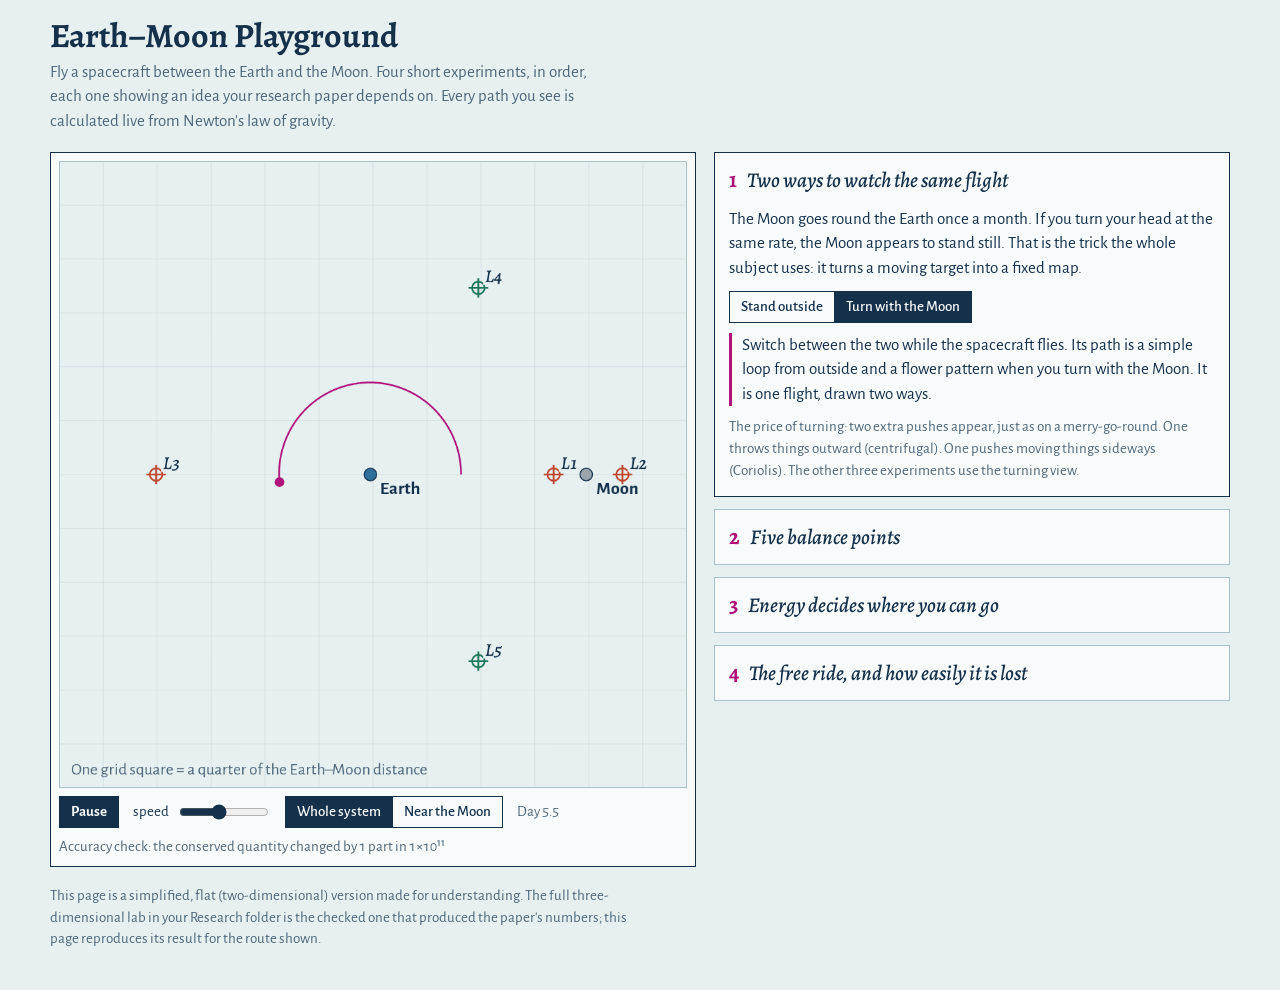
<file: web/playground.html>
<!doctype html><html lang="en"><head><meta charset="utf-8"><meta name="viewport" content="width=device-width,initial-scale=1"><style>body{margin:0}img{max-width:100%}[hidden]{display:none!important}</style></head><body>
<title>Earth–Moon Playground</title>
<link rel="stylesheet" href="https://fonts.googleapis.com/css2?family=Alegreya:ital,wght@0,700;1,500&family=Alegreya+Sans:ital,wght@0,400;0,500;0,700;1,400&display=swap">
<style>
/* Layout: a sea chart on the left (the thing you play with), four experiments in order on the right. */
:root {
  --water: #e7f0f1; --deep: #c3dbe4; --paper: #f8fbfb; --ink: #14304a; --soft: #4d6679; --rule: #a9c1c9;
  --land: #ead9ac; --coast: #b89b52; --good: #1c7557; --bad: #c0432b; --mark: #b0127a; --ghost: #8fa6b3;
  --serif: "Alegreya", Georgia, serif; --sans: "Alegreya Sans", "Gill Sans", "Trebuchet MS", sans-serif;
}
@media (prefers-color-scheme: dark) { :root:not([data-theme="light"]) {
  --water: #10202e; --deep: #17334a; --paper: #16293a; --ink: #e4eef2; --soft: #a7bcc8; --rule: #3c586b;
  --land: #5a4a22; --coast: #c9aa5a; --good: #58c79f; --bad: #f08a70; --mark: #f07fc4; --ghost: #5d7888; color-scheme: dark } }
:root[data-theme="dark"] {
  --water: #10202e; --deep: #17334a; --paper: #16293a; --ink: #e4eef2; --soft: #a7bcc8; --rule: #3c586b;
  --land: #5a4a22; --coast: #c9aa5a; --good: #58c79f; --bad: #f08a70; --mark: #f07fc4; --ghost: #5d7888; color-scheme: dark }
* { box-sizing: border-box; }
body { background: var(--water); color: var(--ink); font: 400 17px/1.45 var(--sans); padding-inline: 16px; padding-block: 18px 40px; font-variant-numeric: tabular-nums; }
.wrap { max-width: 1180px; margin: 0 auto; display: grid; gap: 18px; }
header h1 { margin: 0; font: 700 34px/1.05 var(--serif); text-wrap: balance; }
header p { margin: 6px 0 0; color: var(--soft); max-width: 62ch; }
.board { display: grid; grid-template-columns: minmax(0, 1.25fr) minmax(0, 1fr); gap: 18px; align-items: start; }
@media (max-width: 860px) { .board { grid-template-columns: minmax(0, 1fr); } }
.chart { position: sticky; top: env(safe-area-inset-top, 0px); background: var(--paper); border: 1.5px solid var(--ink); padding: 8px; display: grid; gap: 8px; }
@media (max-width: 860px) { .chart { position: static; } }
canvas { width: 100%; aspect-ratio: 1 / 1; display: block; background: var(--water); border: 1px solid var(--rule); touch-action: none; }
.bar { display: flex; flex-wrap: wrap; gap: 8px 14px; align-items: center; font-size: 15px; }
.bar output { color: var(--soft); min-width: 0; }
button, select { font: 500 15px var(--sans); color: var(--ink); background: var(--paper); border: 1px solid var(--ink); padding: 6px 11px; cursor: pointer; border-radius: 0; }
button:hover { background: var(--deep); }
button:focus-visible, input:focus-visible, select:focus-visible, summary:focus-visible { outline: 2px solid var(--mark); outline-offset: 2px; }
button[aria-pressed="true"] { background: var(--ink); color: var(--paper); }
button.go { background: var(--ink); color: var(--paper); font-weight: 700; }
button.go:hover { opacity: 0.85; background: var(--ink); }
.seg { display: inline-flex; }
.seg button + button { border-left: 0; }
ol.steps { list-style: none; margin: 0; padding: 0; display: grid; gap: 12px; counter-reset: s; }
ol.steps > li { counter-increment: s; background: var(--paper); border: 1px solid var(--rule); }
ol.steps > li.on { border: 1.5px solid var(--ink); }
.head { width: 100%; text-align: left; border: 0; background: none; padding: 12px 14px; display: grid; grid-template-columns: auto 1fr; gap: 10px; align-items: baseline; }
.head:hover { background: none; }
.head::before { content: counter(s); font: 700 22px var(--serif); color: var(--mark); }
.head b { font: italic 500 21px/1.15 var(--serif); }
.body { padding: 0 14px 14px; display: grid; gap: 10px; }
.body p { margin: 0; max-width: 60ch; }
.try { border-left: 3px solid var(--mark); padding-left: 10px; color: var(--ink); }
.real { color: var(--soft); font-size: 15px; }
.row { display: flex; flex-wrap: wrap; gap: 8px; align-items: center; }
label.sl { display: grid; gap: 2px; font-size: 15px; }
label.sl span { display: flex; justify-content: space-between; gap: 10px; }
label.sl b { font-weight: 700; }
input[type=range] { width: 100%; accent-color: var(--ink); }
.out { font-size: 15.5px; min-height: 1.4em; }
.out b.g { color: var(--good); } .out b.r { color: var(--bad); }
.key { display: flex; flex-wrap: wrap; gap: 4px 14px; font-size: 14px; color: var(--soft); }
.key i { display: inline-block; width: 18px; height: 0; border-top: 3px solid; vertical-align: middle; margin-right: 5px; }
#tally { width: 100%; height: 150px; aspect-ratio: auto; }
footer { color: var(--soft); font-size: 15px; max-width: 75ch; }
</style>

<div class="wrap">
<header>
  <h1>Earth–Moon Playground</h1>
  <p>Fly a spacecraft between the Earth and the Moon. Four short experiments, in order, each one showing an idea your research paper depends on. Every path you see is calculated live from Newton's law of gravity.</p>
</header>

<div class="board">
  <section class="chart" aria-label="Chart">
    <canvas id="cv" width="900" height="900"></canvas>
    <div class="bar">
      <button id="play" class="go">Pause</button>
      <label class="row">speed <input id="speed" type="range" min="-1" max="1.3" step="0.1" value="0" style="width:90px"></label>
      <span class="seg" role="group" aria-label="Zoom"><button id="zAll" aria-pressed="true">Whole system</button><button id="zMoon" aria-pressed="false">Near the Moon</button></span>
      <output id="clock"></output>
    </div>
    <div class="bar"><output id="check" title="Gravity conserves one quantity along any path. If this number stays tiny, the calculation is accurate."></output></div>
  </section>

  <ol class="steps" id="steps">
    <li data-k="view">
      <button class="head"><b>Two ways to watch the same flight</b></button>
      <div class="body">
        <p>The Moon goes round the Earth once a month. If you turn your head at the same rate, the Moon appears to stand still. That is the trick the whole subject uses: it turns a moving target into a fixed map.</p>
        <div class="row"><span class="seg" role="group" aria-label="Viewpoint"><button id="vOut" aria-pressed="false">Stand outside</button><button id="vRide" aria-pressed="true">Turn with the Moon</button></span></div>
        <p class="try">Switch between the two while the spacecraft flies. Its path is a simple loop from outside and a flower pattern when you turn with the Moon. It is one flight, drawn two ways.</p>
        <p class="real">The price of turning: two extra pushes appear, just as on a merry-go-round. One throws things outward (centrifugal). One pushes moving things sideways (Coriolis). The other three experiments use the turning view.</p>
      </div>
    </li>
    <li data-k="points">
      <button class="head"><b>Five balance points</b></button>
      <div class="body">
        <p>There are exactly five places where Earth's pull, the Moon's pull and the outward push cancel. A spacecraft placed there, at rest, stays. They are called L1 to L5. The question is what happens if you miss by a little.</p>
        <div class="row" id="lbtns"></div>
        <label class="sl"><span>Miss the point by <b id="nudgeOut"></b></span><input id="nudge" type="range" min="0" max="4" step="0.1" value="1"></label>
        <div class="out" id="pOut">Choose a point.</div>
        <p class="try">Try L1 with a 10 km miss, then L4 with the same miss. One runs away, the other circles forever.</p>
        <p class="real">L1, L2 and L3 are like a ball balanced on a hilltop: any miss grows, and it grows by the same factor in each equal stretch of time (exponential growth). L4 and L5 are like a ball in a bowl. Spacecraft still use L1 and L2 because a small, regular correction is enough to stay.</p>
      </div>
    </li>
    <li data-k="energy">
      <button class="head"><b>Energy decides where you can go</b></button>
      <div class="body">
        <p>A thrown ball cannot rise higher than its energy allows. The same is true here: for a given energy there are regions the spacecraft can never enter. On the chart they are drawn as land; open water is where it may go.</p>
        <label class="sl"><span>Spacecraft energy <b id="enOut"></b></span><input id="energy" type="range" min="0" max="100" step="1" value="8"></label>
        <label class="sl"><span>Launch direction <b id="aimOut"></b></span><input id="aim" type="range" min="0" max="355" step="5" value="90"></label>
        <div class="row"><button class="go" id="launch">Launch from beside the Moon</button></div>
        <div class="out" id="eOut"></div>
        <p class="try">Start with low energy: the Moon is sealed in its own lake. Raise the energy until a channel opens at L1, then until one opens at L2. Launch each time and see where the spacecraft can get to.</p>
        <p class="real">The quantity that stays constant is called the Jacobi constant, C. Confusingly, a larger C means less energy, which is why this slider is labelled by energy instead. The coastline is where the spacecraft would have zero speed.</p>
      </div>
    </li>
    <li data-k="ride">
      <button class="head"><b>The free ride, and how easily it is lost</b></button>
      <div class="body">
        <p>The dark loop near L2 is a parking orbit. It is unstable, like the hilltop. But there is a set of paths that glide onto it with no engine burn at all (green), and a set that leave it (orange). Your paper asks: if you start on a green path with a small error, do you still arrive?</p>
        <div class="key"><span><i style="border-color:var(--ink)"></i>parking loop</span><span><i style="border-color:var(--good)"></i>free rides in</span><span><i style="border-color:var(--bad)"></i>free rides out</span></div>
        <label class="sl"><span>Starting position error <b id="errOut"></b></span><input id="err" type="range" min="-3" max="4" step="0.1" value="-3"></label>
        <div class="row"><button class="go" id="fleet">Launch 40 spacecraft with this error</button><button id="clearT">Clear results</button></div>
        <div class="out" id="rOut">The start is where a green path crosses the line through the Moon.</div>
        <canvas id="tally" width="900" height="300" aria-label="Your results so far"></canvas>
        <p class="try">Launch at 1 m, then 100 m, 300 m, 1 km and 10 km. Each launch adds a dot to the small graph. You are rebuilding Figure 4 of your paper by hand.</p>
        <p class="real">A spacecraft counts as arrived if it stays within 5,000 km of the loop for one full lap, with no corrections. The loop here is the flat cousin of the halo orbits in your paper, and this is one route out of many. For this route, about half arrive at an error near 360 m.</p>
      </div>
    </li>
  </ol>
</div>

<footer>This page is a simplified, flat (two-dimensional) version made for understanding. The full three-dimensional lab in your Research folder is the checked one that produced the paper's numbers; this page reproduces its result for the route shown.</footer>
</div>

<script>
const D = {"mu":0.01215058560962404,"KM":389703.264829278,"DAY":4.432653809364062,"L":{"L1":[0.8369151257723572,0.0],"L2":[1.1556821654448841,0.0],"L3":[-1.0050626458102778,0.0],"L4":[0.48784941439037594,0.8660254037844386],"L5":[0.48784941439037594,-0.8660254037844386]},"crit":{"L1":3.2003440666282073,"L2":3.184163409847495,"L3":3.0241500995594714,"L4":3.0,"L5":3.0},"orbit":[[1.12568,0.0],[1.12568,0.00214],[1.12569,0.00428],[1.1257,0.00641],[1.12572,0.00854],[1.12575,0.01065],[1.12577,0.01276],[1.12581,0.01486],[1.12585,0.01694],[1.1259,0.01901],[1.12595,0.02106],[1.12601,0.0231],[1.12608,0.02511],[1.12616,0.02709],[1.12624,0.02906],[1.12634,0.031],[1.12644,0.03291],[1.12656,0.03479],[1.12668,0.03664],[1.12682,0.03846],[1.12697,0.04025],[1.12713,0.04201],[1.1273,0.04372],[1.12749,0.04541],[1.12769,0.04705],[1.1279,0.04866],[1.12813,0.05022],[1.12837,0.05175],[1.12863,0.05324],[1.1289,0.05468],[1.12919,0.05608],[1.12949,0.05744],[1.12981,0.05875],[1.13015,0.06002],[1.13051,0.06124],[1.13088,0.06241],[1.13126,0.06354],[1.13167,0.06462],[1.13209,0.06566],[1.13253,0.06665],[1.13298,0.06758],[1.13345,0.06847],[1.13394,0.06931],[1.13444,0.0701],[1.13496,0.07085],[1.1355,0.07154],[1.13605,0.07218],[1.13662,0.07277],[1.1372,0.07331],[1.1378,0.0738],[1.13841,0.07425],[1.13903,0.07464],[1.13967,0.07497],[1.14032,0.07526],[1.14099,0.0755],[1.14166,0.07569],[1.14235,0.07583],[1.14304,0.07591],[1.14375,0.07595],[1.14447,0.07593],[1.1452,0.07587],[1.14593,0.07576],[1.14667,0.07559],[1.14742,0.07538],[1.14817,0.07512],[1.14894,0.0748],[1.1497,0.07444],[1.15047,0.07404],[1.15124,0.07358],[1.15202,0.07307],[1.1528,0.07252],[1.15357,0.07192],[1.15435,0.07128],[1.15513,0.07059],[1.15591,0.06985],[1.15668,0.06907],[1.15746,0.06825],[1.15822,0.06738],[1.15899,0.06646],[1.15975,0.06551],[1.1605,0.06451],[1.16125,0.06347],[1.16199,0.06239],[1.16272,0.06127],[1.16344,0.06012],[1.16415,0.05892],[1.16485,0.05768],[1.16554,0.05641],[1.16622,0.0551],[1.16689,0.05376],[1.16754,0.05238],[1.16818,0.05097],[1.1688,0.04952],[1.16941,0.04805],[1.17,0.04654],[1.17058,0.045],[1.17114,0.04344],[1.17168,0.04184],[1.1722,0.04022],[1.1727,0.03858],[1.17318,0.0369],[1.17365,0.03521],[1.17409,0.03349],[1.17451,0.03175],[1.17491,0.02999],[1.17529,0.02821],[1.17564,0.02641],[1.17598,0.0246],[1.17629,0.02277],[1.17657,0.02092],[1.17683,0.01906],[1.17707,0.01719],[1.17729,0.01531],[1.17747,0.01342],[1.17764,0.01152],[1.17778,0.00961],[1.17789,0.0077],[1.17798,0.00578],[1.17804,0.00385],[1.17808,0.00193],[1.1781,-0.0],[1.17808,-0.00193],[1.17804,-0.00385],[1.17798,-0.00578],[1.17789,-0.0077],[1.17778,-0.00961],[1.17764,-0.01152],[1.17747,-0.01342],[1.17729,-0.01531],[1.17707,-0.01719],[1.17683,-0.01906],[1.17657,-0.02092],[1.17629,-0.02277],[1.17598,-0.0246],[1.17564,-0.02641],[1.17529,-0.02821],[1.17491,-0.02999],[1.17451,-0.03175],[1.17409,-0.03349],[1.17365,-0.03521],[1.17318,-0.0369],[1.1727,-0.03858],[1.1722,-0.04022],[1.17168,-0.04184],[1.17114,-0.04344],[1.17058,-0.045],[1.17,-0.04654],[1.16941,-0.04805],[1.1688,-0.04952],[1.16818,-0.05097],[1.16754,-0.05238],[1.16689,-0.05376],[1.16622,-0.0551],[1.16554,-0.05641],[1.16485,-0.05768],[1.16415,-0.05892],[1.16344,-0.06012],[1.16272,-0.06127],[1.16199,-0.06239],[1.16125,-0.06347],[1.1605,-0.06451],[1.15975,-0.06551],[1.15899,-0.06646],[1.15822,-0.06738],[1.15746,-0.06825],[1.15668,-0.06907],[1.15591,-0.06985],[1.15513,-0.07059],[1.15435,-0.07128],[1.15357,-0.07192],[1.1528,-0.07252],[1.15202,-0.07307],[1.15124,-0.07358],[1.15047,-0.07404],[1.1497,-0.07444],[1.14894,-0.0748],[1.14817,-0.07512],[1.14742,-0.07538],[1.14667,-0.07559],[1.14593,-0.07576],[1.1452,-0.07587],[1.14447,-0.07593],[1.14375,-0.07595],[1.14304,-0.07591],[1.14235,-0.07583],[1.14166,-0.07569],[1.14099,-0.0755],[1.14032,-0.07526],[1.13967,-0.07497],[1.13903,-0.07464],[1.13841,-0.07425],[1.1378,-0.0738],[1.1372,-0.07331],[1.13662,-0.07277],[1.13605,-0.07218],[1.1355,-0.07154],[1.13496,-0.07085],[1.13444,-0.0701],[1.13394,-0.06931],[1.13345,-0.06847],[1.13298,-0.06758],[1.13253,-0.06665],[1.13209,-0.06566],[1.13167,-0.06462],[1.13126,-0.06354],[1.13088,-0.06241],[1.13051,-0.06124],[1.13015,-0.06002],[1.12981,-0.05875],[1.12949,-0.05744],[1.12919,-0.05608],[1.1289,-0.05468],[1.12863,-0.05324],[1.12837,-0.05175],[1.12813,-0.05022],[1.1279,-0.04866],[1.12769,-0.04705],[1.12749,-0.04541],[1.1273,-0.04372],[1.12713,-0.04201],[1.12697,-0.04025],[1.12682,-0.03846],[1.12668,-0.03664],[1.12656,-0.03479],[1.12644,-0.03291],[1.12634,-0.031],[1.12624,-0.02906],[1.12616,-0.02709],[1.12608,-0.02511],[1.12601,-0.0231],[1.12595,-0.02106],[1.1259,-0.01901],[1.12585,-0.01694],[1.12581,-0.01486],[1.12577,-0.01276],[1.12575,-0.01065],[1.12572,-0.00854],[1.1257,-0.00641],[1.12569,-0.00428],[1.12568,-0.00214]],"period":3.4041567085489093,"k":634.6230997689961,"C":3.169096573421206,"stable":[[[1.1257,-0.0],[1.1257,-0.0083],[1.1259,-0.0187],[1.1262,-0.0286],[1.1268,-0.0379],[1.1276,-0.0465],[1.1288,-0.0541],[1.1303,-0.0606],[1.1323,-0.0661],[1.1346,-0.0704],[1.1374,-0.0735],[1.1405,-0.0753],[1.1439,-0.076],[1.1475,-0.0754],[1.1513,-0.0736],[1.1551,-0.0706],[1.1589,-0.0665],[1.1626,-0.0614],[1.1661,-0.0554],[1.1692,-0.0484],[1.172,-0.0408],[1.1743,-0.0324],[1.1761,-0.0236],[1.1774,-0.0144],[1.178,-0.005],[1.178,0.0045],[1.1774,0.0139],[1.1762,0.0231],[1.1744,0.032],[1.1721,0.0403],[1.1693,0.048],[1.1662,0.055],[1.1627,0.0611],[1.159,0.0662],[1.1552,0.0703],[1.1514,0.0733],[1.1476,0.0752],[1.1439,0.0758],[1.1405,0.0752],[1.1374,0.0734],[1.1346,0.0704],[1.1322,0.0661],[1.1302,0.0606],[1.1285,0.0541],[1.1273,0.0464],[1.1264,0.0379],[1.1257,0.0285],[1.1253,0.0185],[1.125,0.0081],[1.1248,-0.0026],[1.1247,-0.0132],[1.1247,-0.0235],[1.1248,-0.0334],[1.1251,-0.0425],[1.1257,-0.0509],[1.1266,-0.0582],[1.1278,-0.0645],[1.1294,-0.0696],[1.1312,-0.0736],[1.1334,-0.0764],[1.1358,-0.0779],[1.1384,-0.0783],[1.1411,-0.0774],[1.1437,-0.0754],[1.1462,-0.0723],[1.1484,-0.0682],[1.1502,-0.0632],[1.1515,-0.0574],[1.1522,-0.0508],[1.152,-0.0438],[1.151,-0.0363],[1.1488,-0.0287],[1.1455,-0.0212],[1.1407,-0.0139],[1.1344,-0.0072],[1.1264,-0.0014],[1.1162,0.0032],[1.1036,0.0061],[1.0877,0.0068],[1.0682,0.0048],[1.0505,0.0013],[1.036,-0.002],[1.0245,-0.0045],[1.0157,-0.0061],[1.0088,-0.0071],[1.0036,-0.0075],[0.9998,-0.0076],[0.9964,-0.0074],[0.993,-0.0069],[0.9898,-0.0059],[0.9878,-0.005]],[[1.1258,0.0142],[1.1257,0.0057],[1.1257,-0.0049],[1.1258,-0.0153],[1.1261,-0.0254],[1.1266,-0.035],[1.1273,-0.0438],[1.1284,-0.0517],[1.1298,-0.0586],[1.1316,-0.0644],[1.1338,-0.0691],[1.1364,-0.0726],[1.1394,-0.0749],[1.1427,-0.0759],[1.1463,-0.0757],[1.15,-0.0743],[1.1539,-0.0717],[1.1577,-0.068],[1.1614,-0.0632],[1.165,-0.0575],[1.1682,-0.0508],[1.1711,-0.0434],[1.1736,-0.0352],[1.1756,-0.0266],[1.177,-0.0175],[1.1778,-0.0081],[1.1781,0.0014],[1.1776,0.0109],[1.1766,0.0202],[1.175,0.0291],[1.1729,0.0377],[1.1703,0.0456],[1.1672,0.0528],[1.1639,0.0592],[1.1602,0.0647],[1.1565,0.0691],[1.1526,0.0725],[1.1488,0.0747],[1.1451,0.0757],[1.1416,0.0755],[1.1383,0.0741],[1.1354,0.0715],[1.1329,0.0676],[1.1307,0.0625],[1.129,0.0563],[1.1276,0.049],[1.1266,0.0407],[1.1258,0.0315],[1.1253,0.0217],[1.1249,0.0114],[1.1247,0.0007],[1.1245,-0.0099],[1.1244,-0.0204],[1.1244,-0.0305],[1.1246,-0.0399],[1.125,-0.0485],[1.1257,-0.0562],[1.1267,-0.0629],[1.128,-0.0685],[1.1297,-0.0728],[1.1316,-0.076],[1.1338,-0.078],[1.1361,-0.0788],[1.1385,-0.0783],[1.1409,-0.0768],[1.1431,-0.0741],[1.1451,-0.0704],[1.1467,-0.0657],[1.1477,-0.0602],[1.1481,-0.054],[1.1476,-0.0473],[1.1461,-0.0401],[1.1434,-0.0328],[1.1394,-0.0255],[1.1338,-0.0185],[1.1264,-0.0121],[1.1169,-0.0067],[1.1047,-0.0025],[1.0893,-0.0002],[1.0732,-0.0001],[1.0563,-0.0016],[1.0414,-0.0036],[1.0293,-0.0054],[1.0197,-0.0066],[1.0123,-0.0073],[1.0067,-0.0076],[1.0028,-0.0077],[0.9991,-0.0075],[0.9956,-0.0071],[0.9925,-0.0064],[0.9895,-0.0054],[0.9878,-0.0045]],[[1.1262,0.0278],[1.1259,0.0198],[1.1257,0.0094],[1.1257,-0.0011],[1.1258,-0.0116],[1.126,-0.0218],[1.1264,-0.0316],[1.127,-0.0407],[1.1279,-0.0489],[1.1292,-0.0562],[1.1309,-0.0625],[1.133,-0.0676],[1.1355,-0.0715],[1.1383,-0.0742],[1.1415,-0.0757],[1.145,-0.0759],[1.1487,-0.0749],[1.1525,-0.0728],[1.1563,-0.0694],[1.1601,-0.0651],[1.1637,-0.0596],[1.1671,-0.0533],[1.1701,-0.0461],[1.1728,-0.0382],[1.1749,-0.0297],[1.1766,-0.0208],[1.1776,-0.0115],[1.178,-0.002],[1.1779,0.0075],[1.1771,0.0168],[1.1757,0.0259],[1.1737,0.0346],[1.1713,0.0428],[1.1684,0.0503],[1.1651,0.057],[1.1616,0.0628],[1.1578,0.0676],[1.154,0.0714],[1.1501,0.074],[1.1464,0.0755],[1.1428,0.0757],[1.1394,0.0747],[1.1364,0.0725],[1.1337,0.0691],[1.1314,0.0644],[1.1295,0.0586],[1.128,0.0516],[1.1268,0.0437],[1.1259,0.0348],[1.1253,0.0252],[1.1249,0.0149],[1.1245,0.0044],[1.1243,-0.0063],[1.1241,-0.017],[1.124,-0.0272],[1.124,-0.0369],[1.1243,-0.0459],[1.1248,-0.054],[1.1255,-0.0611],[1.1266,-0.067],[1.128,-0.0719],[1.1296,-0.0755],[1.1315,-0.078],[1.1335,-0.0792],[1.1357,-0.0793],[1.1378,-0.0781],[1.1397,-0.0759],[1.1414,-0.0726],[1.1427,-0.0684],[1.1434,-0.0633],[1.1434,-0.0574],[1.1424,-0.051],[1.1404,-0.0442],[1.1371,-0.0372],[1.1323,-0.0302],[1.1256,-0.0234],[1.1169,-0.0173],[1.1055,-0.0122],[1.0907,-0.0084],[1.0724,-0.0066],[1.0579,-0.0066],[1.0446,-0.0072],[1.033,-0.0079],[1.0235,-0.0084],[1.0161,-0.0086],[1.0107,-0.0087],[1.0059,-0.0086],[1.0014,-0.0082],[0.9975,-0.0077],[0.9941,-0.007],[0.9911,-0.0061],[0.9886,-0.0048]],[[1.127,0.0403],[1.1264,0.033],[1.126,0.0233],[1.1258,0.0131],[1.1257,0.0027],[1.1257,-0.0079],[1.1259,-0.0182],[1.1262,-0.0282],[1.1267,-0.0376],[1.1276,-0.0461],[1.1287,-0.0538],[1.1303,-0.0604],[1.1322,-0.0659],[1.1345,-0.0702],[1.1373,-0.0734],[1.1403,-0.0753],[1.1437,-0.076],[1.1473,-0.0754],[1.1511,-0.0737],[1.1549,-0.0707],[1.1588,-0.0667],[1.1624,-0.0617],[1.1659,-0.0556],[1.1691,-0.0488],[1.1719,-0.0411],[1.1742,-0.0328],[1.176,-0.024],[1.1773,-0.0148],[1.1779,-0.0054],[1.178,0.0041],[1.1774,0.0135],[1.1762,0.0227],[1.1745,0.0316],[1.1722,0.04],[1.1694,0.0477],[1.1663,0.0547],[1.1628,0.0608],[1.1591,0.066],[1.1553,0.0701],[1.1514,0.0732],[1.1476,0.075],[1.144,0.0757],[1.1405,0.0752],[1.1373,0.0734],[1.1345,0.0703],[1.1321,0.0661],[1.13,0.0607],[1.1284,0.0541],[1.1271,0.0464],[1.1261,0.0379],[1.1254,0.0284],[1.1248,0.0184],[1.1244,0.0079],[1.1241,-0.0028],[1.1238,-0.0135],[1.1236,-0.024],[1.1235,-0.034],[1.1235,-0.0433],[1.1238,-0.0517],[1.1243,-0.0592],[1.1251,-0.0656],[1.1262,-0.0709],[1.1275,-0.075],[1.1291,-0.0779],[1.1308,-0.0796],[1.1326,-0.0801],[1.1344,-0.0794],[1.136,-0.0776],[1.1373,-0.0748],[1.1382,-0.071],[1.1385,-0.0663],[1.138,-0.0608],[1.1365,-0.0547],[1.1338,-0.0482],[1.1296,-0.0415],[1.1237,-0.0347],[1.1157,-0.0283],[1.1051,-0.0224],[1.0911,-0.0175],[1.0728,-0.014],[1.0562,-0.0125],[1.0431,-0.012],[1.0326,-0.0117],[1.0238,-0.0114],[1.0161,-0.0111],[1.0095,-0.0105],[1.0039,-0.0099],[0.9992,-0.009],[0.9954,-0.0081],[0.9921,-0.007],[0.9894,-0.0056]],[[1.1283,0.0512],[1.1275,0.0455],[1.1268,0.0382],[1.1263,0.0302],[1.126,0.0218],[1.1258,0.0131],[1.1257,0.0041],[1.1257,-0.0049],[1.1258,-0.0139],[1.126,-0.0226],[1.1263,-0.031],[1.1268,-0.0389],[1.1276,-0.0462],[1.1285,-0.0528],[1.1298,-0.0586],[1.1313,-0.0637],[1.1332,-0.0679],[1.1353,-0.0713],[1.1377,-0.0737],[1.1404,-0.0753],[1.1432,-0.0759],[1.1463,-0.0757],[1.1495,-0.0745],[1.1528,-0.0725],[1.1561,-0.0697],[1.1593,-0.066],[1.1625,-0.0616],[1.1655,-0.0565],[1.1682,-0.0508],[1.1708,-0.0444],[1.173,-0.0376],[1.1748,-0.0303],[1.1763,-0.0227],[1.1773,-0.0148],[1.1779,-0.0067],[1.178,0.0014],[1.1777,0.0095],[1.1769,0.0176],[1.1757,0.0254],[1.1741,0.0329],[1.1721,0.04],[1.1698,0.0467],[1.1672,0.0528],[1.1643,0.0583],[1.1612,0.0632],[1.158,0.0673],[1.1547,0.0706],[1.1514,0.0732],[1.1481,0.0748],[1.1449,0.0756],[1.1419,0.0755],[1.139,0.0745],[1.1364,0.0725],[1.134,0.0697],[1.132,0.066],[1.1302,0.0614],[1.1287,0.0559],[1.1274,0.0496],[1.1264,0.0426],[1.1257,0.035],[1.1251,0.0268],[1.1246,0.0181],[1.1242,0.009],[1.1238,-0.0002],[1.1235,-0.0094],[1.1232,-0.0185],[1.123,-0.0274],[1.1228,-0.0359],[1.1228,-0.0438],[1.1228,-0.0512],[1.1231,-0.0578],[1.1235,-0.0637],[1.1241,-0.0687],[1.1249,-0.0729],[1.1259,-0.0762],[1.127,-0.0787],[1.1282,-0.0802],[1.1294,-0.0809],[1.1306,-0.0807],[1.1316,-0.0797],[1.1325,-0.0779],[1.133,-0.0754],[1.1331,-0.0721],[1.1327,-0.0682],[1.1316,-0.0637],[1.1297,-0.0588],[1.1268,-0.0535],[1.1228,-0.0481],[1.1173,-0.0425],[1.1102,-0.0369],[1.101,-0.0316],[1.0893,-0.0268],[1.0741,-0.0225],[1.0588,-0.0197],[1.0457,-0.0179],[1.0347,-0.0166],[1.0254,-0.0155],[1.0175,-0.0145],[1.0109,-0.0134],[1.0053,-0.0123],[1.0006,-0.0111],[0.9967,-0.0099],[0.9935,-0.0087],[0.9907,-0.0073],[0.9885,-0.0058]],[[1.1303,0.0604],[1.1292,0.056],[1.1281,0.0498],[1.1272,0.0428],[1.1266,0.0352],[1.1262,0.0271],[1.1259,0.0186],[1.1257,0.0097],[1.1257,0.0007],[1.1257,-0.0083],[1.1259,-0.0172],[1.1261,-0.0259],[1.1265,-0.034],[1.1271,-0.0417],[1.1279,-0.0488],[1.129,-0.0551],[1.1303,-0.0607],[1.132,-0.0654],[1.1339,-0.0693],[1.1362,-0.0723],[1.1387,-0.0744],[1.1414,-0.0756],[1.1444,-0.0759],[1.1475,-0.0754],[1.1507,-0.0739],[1.154,-0.0716],[1.1573,-0.0684],[1.1605,-0.0645],[1.1636,-0.0598],[1.1665,-0.0544],[1.1692,-0.0484],[1.1716,-0.0419],[1.1737,-0.0349],[1.1754,-0.0274],[1.1767,-0.0197],[1.1776,-0.0117],[1.178,-0.0036],[1.1779,0.0045],[1.1775,0.0126],[1.1765,0.0205],[1.1752,0.0282],[1.1734,0.0356],[1.1713,0.0426],[1.1688,0.049],[1.1661,0.055],[1.1631,0.0602],[1.16,0.0648],[1.1567,0.0686],[1.1534,0.0716],[1.1501,0.0738],[1.1468,0.0752],[1.1437,0.0756],[1.1407,0.0751],[1.1379,0.0738],[1.1354,0.0715],[1.1331,0.0683],[1.1311,0.0642],[1.1294,0.0592],[1.128,0.0534],[1.1269,0.0469],[1.1259,0.0396],[1.1252,0.0317],[1.1246,0.0232],[1.1241,0.0143],[1.1236,0.0052],[1.1232,-0.0041],[1.1228,-0.0134],[1.1225,-0.0225],[1.1222,-0.0312],[1.1219,-0.0396],[1.1217,-0.0474],[1.1217,-0.0545],[1.1218,-0.0609],[1.1221,-0.0665],[1.1226,-0.0712],[1.1232,-0.0751],[1.1239,-0.0782],[1.1247,-0.0803],[1.1256,-0.0816],[1.1264,-0.082],[1.127,-0.0815],[1.1275,-0.0803],[1.1276,-0.0782],[1.1273,-0.0754],[1.1264,-0.072],[1.1248,-0.068],[1.1223,-0.0634],[1.1187,-0.0585],[1.1139,-0.0532],[1.1074,-0.0478],[1.099,-0.0423],[1.0881,-0.0369],[1.0739,-0.0317],[1.0584,-0.0275],[1.0448,-0.0244],[1.0332,-0.022],[1.0234,-0.02],[1.0151,-0.018],[1.0083,-0.0162],[1.0026,-0.0144],[0.9979,-0.0126],[0.9941,-0.0108],[0.9909,-0.009],[0.9883,-0.007]],[[1.133,0.0676],[1.1315,0.0642],[1.1299,0.0592],[1.1287,0.0534],[1.1277,0.0469],[1.1269,0.0396],[1.1264,0.0318],[1.126,0.0235],[1.1258,0.0148],[1.1257,0.0058],[1.1257,-0.0032],[1.1258,-0.0122],[1.1259,-0.021],[1.1263,-0.0294],[1.1267,-0.0374],[1.1274,-0.0448],[1.1283,-0.0516],[1.1295,-0.0576],[1.131,-0.0628],[1.1328,-0.0672],[1.1348,-0.0707],[1.1372,-0.0733],[1.1398,-0.0751],[1.1427,-0.0759],[1.1457,-0.0758],[1.1489,-0.0748],[1.1521,-0.073],[1.1554,-0.0703],[1.1587,-0.0668],[1.1619,-0.0625],[1.1649,-0.0576],[1.1677,-0.0519],[1.1703,-0.0457],[1.1725,-0.0389],[1.1745,-0.0317],[1.176,-0.0242],[1.1771,-0.0163],[1.1778,-0.0083],[1.178,-0.0001],[1.1778,0.008],[1.1771,0.016],[1.176,0.0239],[1.1744,0.0314],[1.1725,0.0386],[1.1702,0.0454],[1.1676,0.0516],[1.1648,0.0573],[1.1617,0.0622],[1.1585,0.0665],[1.1552,0.07],[1.1519,0.0726],[1.1486,0.0745],[1.1454,0.0754],[1.1423,0.0754],[1.1394,0.0746],[1.1367,0.0728],[1.1343,0.0701],[1.1321,0.0665],[1.1302,0.062],[1.1286,0.0566],[1.1273,0.0505],[1.1262,0.0436],[1.1253,0.036],[1.1246,0.0278],[1.124,0.0191],[1.1235,0.01],[1.123,0.0007],[1.1225,-0.0086],[1.122,-0.0179],[1.1215,-0.027],[1.1211,-0.0356],[1.1207,-0.0438],[1.1204,-0.0513],[1.1202,-0.0582],[1.1201,-0.0643],[1.1202,-0.0696],[1.1205,-0.074],[1.1208,-0.0776],[1.1211,-0.0803],[1.1215,-0.0821],[1.1219,-0.083],[1.1221,-0.0831],[1.122,-0.0823],[1.1216,-0.0808],[1.1207,-0.0784],[1.1192,-0.0754],[1.1169,-0.0718],[1.1137,-0.0675],[1.1092,-0.0628],[1.1032,-0.0578],[1.0954,-0.0524],[1.0851,-0.0468],[1.0718,-0.041],[1.0564,-0.0356],[1.0426,-0.0313],[1.0307,-0.0278],[1.0206,-0.0247],[1.0121,-0.0218],[1.0051,-0.0191],[0.9994,-0.0165],[0.9947,-0.014],[0.9908,-0.0114],[0.9879,-0.0088]],[[1.1364,0.0726],[1.1346,0.0704],[1.1326,0.0667],[1.1308,0.0623],[1.1294,0.0569],[1.1282,0.0508],[1.1273,0.044],[1.1267,0.0365],[1.1262,0.0285],[1.1259,0.02],[1.1258,0.0112],[1.1257,0.0022],[1.1257,-0.0068],[1.1258,-0.0158],[1.1261,-0.0244],[1.1264,-0.0327],[1.127,-0.0405],[1.1278,-0.0476],[1.1288,-0.0541],[1.1301,-0.0598],[1.1317,-0.0647],[1.1336,-0.0687],[1.1358,-0.0719],[1.1382,-0.0741],[1.1409,-0.0755],[1.1439,-0.076],[1.147,-0.0755],[1.1502,-0.0742],[1.1535,-0.072],[1.1567,-0.069],[1.16,-0.0652],[1.1631,-0.0606],[1.166,-0.0554],[1.1688,-0.0495],[1.1712,-0.043],[1.1734,-0.0361],[1.1751,-0.0287],[1.1765,-0.021],[1.1774,-0.0131],[1.1779,-0.005],[1.1779,0.0031],[1.1775,0.0112],[1.1767,0.0192],[1.1754,0.0269],[1.1737,0.0344],[1.1716,0.0414],[1.1692,0.048],[1.1665,0.054],[1.1635,0.0593],[1.1604,0.064],[1.1571,0.068],[1.1538,0.0711],[1.1505,0.0734],[1.1472,0.0749],[1.144,0.0754],[1.141,0.0751],[1.1382,0.0738],[1.1356,0.0717],[1.1332,0.0686],[1.1311,0.0646],[1.1294,0.0597],[1.1278,0.054],[1.1266,0.0475],[1.1255,0.0402],[1.1247,0.0323],[1.124,0.0239],[1.1233,0.0149],[1.1227,0.0057],[1.1221,-0.0037],[1.1215,-0.0131],[1.1209,-0.0224],[1.1202,-0.0313],[1.1196,-0.0399],[1.119,-0.0479],[1.1185,-0.0552],[1.1181,-0.0618],[1.1178,-0.0677],[1.1176,-0.0727],[1.1174,-0.0768],[1.1173,-0.0801],[1.1172,-0.0824],[1.117,-0.0839],[1.1167,-0.0845],[1.116,-0.0843],[1.115,-0.0832],[1.1135,-0.0813],[1.1112,-0.0787],[1.1081,-0.0754],[1.1039,-0.0715],[1.0983,-0.067],[1.091,-0.0619],[1.0814,-0.0564],[1.0689,-0.0503],[1.0538,-0.044],[1.0398,-0.0386],[1.0276,-0.0339],[1.0173,-0.0297],[1.0086,-0.0258],[1.0014,-0.022],[0.9955,-0.0184],[0.9908,-0.0149]],[[1.1405,0.0753],[1.1384,0.0743],[1.1359,0.072],[1.1337,0.0689],[1.1318,0.065],[1.1302,0.0601],[1.1289,0.0545],[1.1278,0.0481],[1.127,0.041],[1.1265,0.0332],[1.1261,0.025],[1.1258,0.0164],[1.1257,0.0074],[1.1257,-0.0016],[1.1257,-0.0106],[1.1259,-0.0194],[1.1262,-0.028],[1.1266,-0.036],[1.1273,-0.0435],[1.1281,-0.0504],[1.1293,-0.0566],[1.1307,-0.0619],[1.1324,-0.0665],[1.1345,-0.0701],[1.1368,-0.0729],[1.1393,-0.0748],[1.1421,-0.0758],[1.1451,-0.0759],[1.1483,-0.0751],[1.1515,-0.0734],[1.1548,-0.0708],[1.1581,-0.0675],[1.1613,-0.0634],[1.1643,-0.0585],[1.1672,-0.053],[1.1698,-0.0469],[1.1721,-0.0402],[1.1741,-0.0331],[1.1757,-0.0255],[1.1769,-0.0177],[1.1777,-0.0097],[1.178,-0.0016],[1.1778,0.0065],[1.1772,0.0146],[1.1761,0.0225],[1.1747,0.0301],[1.1728,0.0373],[1.1706,0.0442],[1.168,0.0505],[1.1652,0.0562],[1.1622,0.0613],[1.159,0.0657],[1.1557,0.0693],[1.1523,0.0721],[1.149,0.0741],[1.1458,0.0751],[1.1426,0.0753],[1.1396,0.0746],[1.1369,0.0729],[1.1344,0.0703],[1.1321,0.0668],[1.1301,0.0624],[1.1284,0.0571],[1.127,0.051],[1.1258,0.0442],[1.1248,0.0366],[1.1239,0.0283],[1.1232,0.0196],[1.1225,0.0105],[1.1217,0.0011],[1.121,-0.0084],[1.1202,-0.0179],[1.1194,-0.0271],[1.1185,-0.036],[1.1177,-0.0444],[1.1168,-0.0522],[1.116,-0.0593],[1.1153,-0.0657],[1.1146,-0.0712],[1.1139,-0.0759],[1.1133,-0.0797],[1.1126,-0.0827],[1.1118,-0.0847],[1.1108,-0.0858],[1.1094,-0.0861],[1.1077,-0.0855],[1.1053,-0.084],[1.1021,-0.0818],[1.098,-0.0787],[1.0926,-0.075],[1.0856,-0.0705],[1.0765,-0.0653],[1.0647,-0.0592],[1.0499,-0.0522],[1.0358,-0.0458],[1.0234,-0.04],[1.0127,-0.0345],[1.0038,-0.0294],[0.9964,-0.0244],[0.9905,-0.0195]],[[1.1452,0.0759],[1.1429,0.0759],[1.14,0.0751],[1.1374,0.0735],[1.135,0.0709],[1.1329,0.0675],[1.1311,0.0631],[1.1296,0.058],[1.1284,0.052],[1.1275,0.0453],[1.1268,0.0379],[1.1263,0.03],[1.126,0.0216],[1.1258,0.0128],[1.1257,0.0038],[1.1257,-0.0052],[1.1258,-0.0142],[1.126,-0.0229],[1.1263,-0.0312],[1.1269,-0.0391],[1.1276,-0.0464],[1.1286,-0.053],[1.1298,-0.0588],[1.1314,-0.0639],[1.1332,-0.0681],[1.1353,-0.0714],[1.1378,-0.0738],[1.1404,-0.0753],[1.1433,-0.0759],[1.1464,-0.0757],[1.1496,-0.0745],[1.1528,-0.0725],[1.1561,-0.0696],[1.1594,-0.0659],[1.1625,-0.0615],[1.1655,-0.0564],[1.1683,-0.0506],[1.1708,-0.0442],[1.173,-0.0374],[1.1748,-0.0301],[1.1762,-0.0225],[1.1772,-0.0146],[1.1778,-0.0065],[1.1779,0.0016],[1.1776,0.0097],[1.1768,0.0177],[1.1756,0.0255],[1.1739,0.033],[1.1719,0.0401],[1.1695,0.0468],[1.1668,0.0528],[1.1639,0.0583],[1.1608,0.0631],[1.1576,0.0672],[1.1542,0.0704],[1.1509,0.0729],[1.1476,0.0745],[1.1443,0.0752],[1.1412,0.075],[1.1383,0.0738],[1.1357,0.0718],[1.1332,0.0688],[1.131,0.0649],[1.1291,0.0601],[1.1275,0.0544],[1.1261,0.048],[1.125,0.0407],[1.1239,0.0328],[1.123,0.0243],[1.1222,0.0152],[1.1214,0.0059],[1.1205,-0.0037],[1.1196,-0.0133],[1.1185,-0.0228],[1.1174,-0.032],[1.1163,-0.0408],[1.1151,-0.049],[1.1139,-0.0567],[1.1127,-0.0635],[1.1115,-0.0696],[1.1102,-0.0749],[1.109,-0.0793],[1.1076,-0.0827],[1.1061,-0.0853],[1.1043,-0.0869],[1.1021,-0.0877],[1.0995,-0.0875],[1.0961,-0.0864],[1.0919,-0.0845],[1.0865,-0.0817],[1.0797,-0.0779],[1.0709,-0.0732],[1.0597,-0.0674],[1.0454,-0.0602],[1.031,-0.0528],[1.0182,-0.0458],[1.0071,-0.039],[0.9979,-0.0323],[0.9904,-0.0258]],[[1.1502,0.0742],[1.1477,0.0753],[1.1446,0.0759],[1.1416,0.0757],[1.1389,0.0745],[1.1363,0.0725],[1.1341,0.0695],[1.1321,0.0657],[1.1304,0.061],[1.1291,0.0555],[1.128,0.0492],[1.1271,0.0422],[1.1265,0.0346],[1.1261,0.0264],[1.1259,0.0178],[1.1257,0.0089],[1.1257,-0.0001],[1.1257,-0.0091],[1.1259,-0.018],[1.1261,-0.0266],[1.1265,-0.0347],[1.1271,-0.0423],[1.128,-0.0493],[1.1291,-0.0556],[1.1304,-0.0611],[1.1321,-0.0658],[1.1341,-0.0696],[1.1363,-0.0725],[1.1389,-0.0746],[1.1416,-0.0757],[1.1446,-0.0759],[1.1477,-0.0753],[1.151,-0.0737],[1.1543,-0.0713],[1.1575,-0.0681],[1.1607,-0.0641],[1.1638,-0.0594],[1.1667,-0.054],[1.1694,-0.0479],[1.1717,-0.0413],[1.1738,-0.0343],[1.1754,-0.0268],[1.1767,-0.0191],[1.1775,-0.0111],[1.1779,-0.003],[1.1778,0.0051],[1.1772,0.0132],[1.1763,0.0211],[1.1748,0.0288],[1.173,0.0361],[1.1708,0.043],[1.1683,0.0494],[1.1655,0.0552],[1.1625,0.0604],[1.1593,0.0649],[1.156,0.0686],[1.1527,0.0715],[1.1493,0.0736],[1.146,0.0748],[1.1428,0.075],[1.1398,0.0744],[1.1369,0.0728],[1.1343,0.0703],[1.132,0.0669],[1.1299,0.0626],[1.128,0.0573],[1.1265,0.0512],[1.1251,0.0444],[1.1239,0.0367],[1.1229,0.0284],[1.1219,0.0196],[1.1209,0.0103],[1.1199,0.0007],[1.1188,-0.009],[1.1176,-0.0187],[1.1163,-0.0282],[1.1148,-0.0374],[1.1132,-0.0461],[1.1116,-0.0542],[1.1099,-0.0615],[1.1081,-0.0682],[1.1062,-0.0739],[1.1042,-0.0788],[1.1021,-0.0828],[1.0997,-0.0859],[1.097,-0.088],[1.0939,-0.0891],[1.0901,-0.0893],[1.0856,-0.0885],[1.08,-0.0867],[1.0731,-0.0839],[1.0644,-0.0798],[1.0535,-0.0745],[1.0395,-0.0672],[1.0247,-0.059],[1.0114,-0.0506],[0.9999,-0.0423],[0.9904,-0.0338]],[[1.1554,0.0703],[1.1528,0.0725],[1.1495,0.0745],[1.1463,0.0757],[1.1433,0.0759],[1.1404,0.0753],[1.1377,0.0737],[1.1353,0.0713],[1.1332,0.0679],[1.1313,0.0637],[1.1298,0.0586],[1.1285,0.0528],[1.1276,0.0462],[1.1268,0.0389],[1.1263,0.031],[1.126,0.0226],[1.1258,0.0139],[1.1257,0.0049],[1.1257,-0.0041],[1.1258,-0.0131],[1.126,-0.0218],[1.1263,-0.0303],[1.1268,-0.0382],[1.1275,-0.0455],[1.1284,-0.0522],[1.1296,-0.0581],[1.1311,-0.0633],[1.133,-0.0676],[1.1351,-0.071],[1.1374,-0.0736],[1.1401,-0.0752],[1.1429,-0.0759],[1.146,-0.0758],[1.1492,-0.0747],[1.1524,-0.0728],[1.1557,-0.07],[1.159,-0.0664],[1.1621,-0.0621],[1.1651,-0.0571],[1.1679,-0.0514],[1.1704,-0.0451],[1.1727,-0.0383],[1.1745,-0.031],[1.176,-0.0234],[1.1771,-0.0156],[1.1777,-0.0075],[1.1778,0.0006],[1.1775,0.0087],[1.1768,0.0167],[1.1756,0.0245],[1.174,0.0321],[1.172,0.0392],[1.1697,0.0459],[1.167,0.052],[1.1641,0.0576],[1.161,0.0624],[1.1577,0.0665],[1.1544,0.0699],[1.151,0.0724],[1.1476,0.074],[1.1443,0.0748],[1.1412,0.0746],[1.1382,0.0736],[1.1354,0.0715],[1.1329,0.0686],[1.1306,0.0647],[1.1286,0.0599],[1.1268,0.0542],[1.1253,0.0476],[1.124,0.0403],[1.1227,0.0323],[1.1216,0.0236],[1.1205,0.0144],[1.1193,0.0048],[1.118,-0.005],[1.1166,-0.0149],[1.115,-0.0246],[1.1132,-0.0341],[1.1112,-0.0432],[1.1091,-0.0518],[1.1068,-0.0597],[1.1044,-0.0668],[1.1018,-0.0731],[1.099,-0.0785],[1.096,-0.083],[1.0926,-0.0865],[1.0888,-0.089],[1.0845,-0.0904],[1.0794,-0.0908],[1.0734,-0.0901],[1.0662,-0.0882],[1.0573,-0.085],[1.0464,-0.0802],[1.0328,-0.0733],[1.0174,-0.0642],[1.0033,-0.0543],[0.9912,-0.044]],[[1.1605,0.0645],[1.158,0.0676],[1.1547,0.071],[1.1514,0.0735],[1.1482,0.0751],[1.145,0.0759],[1.142,0.0758],[1.1392,0.0747],[1.1367,0.0728],[1.1344,0.07],[1.1324,0.0663],[1.1307,0.0617],[1.1292,0.0563],[1.1281,0.0501],[1.1272,0.0432],[1.1266,0.0357],[1.1262,0.0276],[1.1259,0.019],[1.1257,0.0102],[1.1257,0.0012],[1.1257,-0.0078],[1.1258,-0.0167],[1.1261,-0.0254],[1.1265,-0.0336],[1.127,-0.0413],[1.1278,-0.0484],[1.1289,-0.0548],[1.1302,-0.0604],[1.1319,-0.0652],[1.1338,-0.0691],[1.136,-0.0722],[1.1385,-0.0743],[1.1412,-0.0756],[1.1442,-0.076],[1.1473,-0.0754],[1.1505,-0.074],[1.1538,-0.0717],[1.157,-0.0686],[1.1603,-0.0647],[1.1634,-0.0601],[1.1663,-0.0548],[1.169,-0.0488],[1.1714,-0.0423],[1.1735,-0.0353],[1.1752,-0.0279],[1.1765,-0.0202],[1.1773,-0.0123],[1.1778,-0.0042],[1.1777,0.0039],[1.1772,0.012],[1.1763,0.02],[1.1749,0.0277],[1.1731,0.035],[1.171,0.042],[1.1685,0.0484],[1.1657,0.0543],[1.1627,0.0596],[1.1595,0.0641],[1.1562,0.0679],[1.1528,0.0709],[1.1494,0.073],[1.146,0.0743],[1.1428,0.0746],[1.1396,0.074],[1.1367,0.0725],[1.134,0.07],[1.1315,0.0666],[1.1293,0.0623],[1.1273,0.057],[1.1256,0.0509],[1.124,0.0439],[1.1226,0.0361],[1.1213,0.0277],[1.12,0.0186],[1.1187,0.0091],[1.1172,-0.0008],[1.1155,-0.0108],[1.1136,-0.0208],[1.1115,-0.0307],[1.1091,-0.0402],[1.1065,-0.0492],[1.1036,-0.0576],[1.1004,-0.0653],[1.097,-0.0721],[1.0933,-0.078],[1.0892,-0.0829],[1.0847,-0.0869],[1.0797,-0.0897],[1.074,-0.0914],[1.0674,-0.0919],[1.0596,-0.0911],[1.0504,-0.0888],[1.0394,-0.0847],[1.0259,-0.0783],[1.0098,-0.0687],[0.9945,-0.057]],[[1.1653,0.0568],[1.163,0.0608],[1.1599,0.0653],[1.1566,0.0691],[1.1534,0.0721],[1.1501,0.0742],[1.1469,0.0755],[1.1438,0.0759],[1.1409,0.0755],[1.1381,0.0741],[1.1357,0.0718],[1.1335,0.0686],[1.1316,0.0645],[1.13,0.0596],[1.1287,0.0538],[1.1277,0.0474],[1.127,0.0402],[1.1264,0.0324],[1.126,0.0241],[1.1258,0.0154],[1.1257,0.0065],[1.1257,-0.0025],[1.1257,-0.0115],[1.1259,-0.0204],[1.1262,-0.0288],[1.1267,-0.0369],[1.1273,-0.0443],[1.1282,-0.0511],[1.1294,-0.0572],[1.1309,-0.0625],[1.1326,-0.0669],[1.1347,-0.0705],[1.137,-0.0732],[1.1396,-0.075],[1.1424,-0.0759],[1.1454,-0.0759],[1.1486,-0.075],[1.1518,-0.0732],[1.1551,-0.0706],[1.1584,-0.0671],[1.1615,-0.0629],[1.1646,-0.058],[1.1674,-0.0524],[1.17,-0.0462],[1.1722,-0.0395],[1.1742,-0.0323],[1.1757,-0.0248],[1.1768,-0.017],[1.1775,-0.009],[1.1777,-0.0009],[1.1775,0.0073],[1.1768,0.0153],[1.1757,0.0231],[1.1741,0.0307],[1.1722,0.0379],[1.1699,0.0446],[1.1672,0.0508],[1.1643,0.0565],[1.1612,0.0614],[1.1579,0.0656],[1.1546,0.0691],[1.1511,0.0717],[1.1477,0.0734],[1.1443,0.0742],[1.1411,0.0742],[1.138,0.0731],[1.1351,0.0712],[1.1325,0.0682],[1.13,0.0644],[1.1278,0.0595],[1.1259,0.0538],[1.1241,0.0472],[1.1225,0.0397],[1.121,0.0315],[1.1195,0.0226],[1.118,0.0132],[1.1163,0.0033],[1.1144,-0.0069],[1.1122,-0.0172],[1.1097,-0.0274],[1.1068,-0.0373],[1.1036,-0.0468],[1.1,-0.0557],[1.0961,-0.0639],[1.0917,-0.0712],[1.0869,-0.0776],[1.0816,-0.0829],[1.0758,-0.0872],[1.0693,-0.0902],[1.0619,-0.092],[1.0534,-0.0923],[1.0437,-0.091],[1.0322,-0.0877],[1.0186,-0.0819],[1.0025,-0.0724],[0.9878,-0.0609]],[[1.1696,0.0475],[1.1675,0.0524],[1.1647,0.058],[1.1616,0.0629],[1.1584,0.0671],[1.1552,0.0705],[1.1519,0.0732],[1.1486,0.0749],[1.1455,0.0758],[1.1424,0.0758],[1.1396,0.0749],[1.137,0.0731],[1.1347,0.0704],[1.1326,0.0669],[1.1309,0.0624],[1.1294,0.0571],[1.1282,0.051],[1.1273,0.0442],[1.1267,0.0368],[1.1262,0.0287],[1.1259,0.0203],[1.1257,0.0114],[1.1257,0.0024],[1.1257,-0.0066],[1.1258,-0.0155],[1.126,-0.0242],[1.1264,-0.0325],[1.1269,-0.0403],[1.1277,-0.0474],[1.1287,-0.0539],[1.13,-0.0597],[1.1316,-0.0646],[1.1335,-0.0686],[1.1357,-0.0718],[1.1381,-0.0741],[1.1408,-0.0755],[1.1437,-0.076],[1.1468,-0.0756],[1.15,-0.0743],[1.1533,-0.0721],[1.1566,-0.0691],[1.1598,-0.0653],[1.1629,-0.0608],[1.1658,-0.0556],[1.1685,-0.0497],[1.171,-0.0433],[1.1731,-0.0364],[1.1748,-0.029],[1.1762,-0.0213],[1.1771,-0.0134],[1.1776,-0.0054],[1.1776,0.0028],[1.1772,0.0108],[1.1763,0.0188],[1.1749,0.0265],[1.1732,0.0339],[1.171,0.0409],[1.1685,0.0474],[1.1658,0.0533],[1.1627,0.0586],[1.1595,0.0632],[1.1562,0.0671],[1.1527,0.0701],[1.1493,0.0723],[1.1458,0.0736],[1.1425,0.074],[1.1393,0.0734],[1.1362,0.0719],[1.1334,0.0694],[1.1307,0.066],[1.1283,0.0615],[1.1261,0.0562],[1.1242,0.0499],[1.1223,0.0427],[1.1206,0.0348],[1.1189,0.026],[1.1171,0.0166],[1.1152,0.0067],[1.113,-0.0036],[1.1105,-0.0141],[1.1076,-0.0246],[1.1042,-0.0349],[1.1003,-0.0448],[1.0959,-0.0542],[1.091,-0.0629],[1.0855,-0.0707],[1.0795,-0.0774],[1.0728,-0.0831],[1.0653,-0.0875],[1.057,-0.0905],[1.0476,-0.0919],[1.0369,-0.0916],[1.0247,-0.089],[1.0106,-0.0837],[0.9945,-0.0746]],[[1.1732,0.0369],[1.1715,0.0423],[1.1691,0.0488],[1.1664,0.0548],[1.1635,0.0601],[1.1603,0.0647],[1.1571,0.0686],[1.1538,0.0717],[1.1505,0.074],[1.1473,0.0754],[1.1442,0.0759],[1.1413,0.0756],[1.1385,0.0743],[1.136,0.0721],[1.1338,0.0691],[1.1319,0.0651],[1.1302,0.0603],[1.1289,0.0547],[1.1279,0.0483],[1.1271,0.0413],[1.1265,0.0335],[1.1261,0.0253],[1.1258,0.0167],[1.1257,0.0078],[1.1257,-0.0012],[1.1257,-0.0103],[1.1259,-0.0191],[1.1262,-0.0276],[1.1266,-0.0357],[1.1272,-0.0433],[1.1281,-0.0502],[1.1292,-0.0564],[1.1306,-0.0618],[1.1323,-0.0663],[1.1343,-0.07],[1.1366,-0.0729],[1.1392,-0.0748],[1.142,-0.0758],[1.1449,-0.0759],[1.1481,-0.0751],[1.1513,-0.0735],[1.1546,-0.071],[1.1578,-0.0677],[1.161,-0.0636],[1.1641,-0.0588],[1.1669,-0.0533],[1.1695,-0.0472],[1.1718,-0.0405],[1.1738,-0.0334],[1.1754,-0.0259],[1.1765,-0.0182],[1.1773,-0.0102],[1.1776,-0.0021],[1.1774,0.006],[1.1767,0.014],[1.1756,0.0219],[1.1741,0.0295],[1.1722,0.0367],[1.1699,0.0435],[1.1672,0.0498],[1.1643,0.0554],[1.1612,0.0604],[1.1579,0.0647],[1.1545,0.0682],[1.151,0.0708],[1.1475,0.0726],[1.144,0.0735],[1.1407,0.0734],[1.1374,0.0724],[1.1344,0.0704],[1.1316,0.0674],[1.1289,0.0634],[1.1265,0.0585],[1.1243,0.0526],[1.1222,0.0457],[1.1202,0.038],[1.1183,0.0295],[1.1163,0.0202],[1.1141,0.0103],[1.1116,-0.0001],[1.1087,-0.0108],[1.1054,-0.0216],[1.1014,-0.0323],[1.0968,-0.0428],[1.0915,-0.0526],[1.0855,-0.0618],[1.0788,-0.07],[1.0712,-0.0771],[1.0628,-0.083],[1.0534,-0.0873],[1.043,-0.09],[1.0312,-0.0907],[1.0181,-0.089],[1.0033,-0.0843],[0.9878,-0.0761]],[[1.1759,0.0252],[1.1746,0.0313],[1.1727,0.0385],[1.1705,0.0453],[1.1679,0.0516],[1.1651,0.0572],[1.1621,0.0623],[1.1589,0.0666],[1.1556,0.0701],[1.1523,0.0728],[1.1491,0.0747],[1.1459,0.0758],[1.1429,0.0759],[1.14,0.0751],[1.1374,0.0735],[1.135,0.0709],[1.1329,0.0674],[1.1311,0.0631],[1.1296,0.0579],[1.1284,0.0519],[1.1275,0.0452],[1.1268,0.0379],[1.1263,0.0299],[1.126,0.0215],[1.1258,0.0127],[1.1257,0.0037],[1.1257,-0.0053],[1.1258,-0.0143],[1.126,-0.023],[1.1263,-0.0314],[1.1268,-0.0392],[1.1276,-0.0465],[1.1285,-0.0531],[1.1298,-0.0589],[1.1313,-0.0639],[1.1332,-0.0681],[1.1353,-0.0714],[1.1377,-0.0739],[1.1404,-0.0754],[1.1433,-0.076],[1.1463,-0.0757],[1.1495,-0.0745],[1.1528,-0.0725],[1.156,-0.0696],[1.1593,-0.0659],[1.1624,-0.0615],[1.1653,-0.0564],[1.1681,-0.0506],[1.1705,-0.0443],[1.1727,-0.0374],[1.1745,-0.0301],[1.1759,-0.0225],[1.1768,-0.0146],[1.1774,-0.0066],[1.1774,0.0015],[1.177,0.0096],[1.1761,0.0175],[1.1748,0.0253],[1.1731,0.0327],[1.171,0.0397],[1.1685,0.0463],[1.1657,0.0522],[1.1626,0.0576],[1.1594,0.0622],[1.156,0.0661],[1.1525,0.0692],[1.1489,0.0714],[1.1454,0.0727],[1.1419,0.073],[1.1385,0.0725],[1.1353,0.0709],[1.1323,0.0683],[1.1294,0.0647],[1.1268,0.0602],[1.1243,0.0546],[1.122,0.0481],[1.1198,0.0406],[1.1175,0.0322],[1.1152,0.0231],[1.1127,0.0131],[1.1099,0.0027],[1.1066,-0.0083],[1.1027,-0.0194],[1.098,-0.0306],[1.0926,-0.0414],[1.0862,-0.0518],[1.0789,-0.0614],[1.0706,-0.0699],[1.0612,-0.0772],[1.0507,-0.0829],[1.039,-0.0867],[1.0259,-0.0884],[1.0116,-0.0874],[0.9958,-0.083]],[[1.1775,0.0128],[1.1769,0.0189],[1.1756,0.0267],[1.1739,0.0342],[1.1719,0.0412],[1.1695,0.0478],[1.1668,0.0539],[1.1639,0.0593],[1.1608,0.064],[1.1576,0.068],[1.1544,0.0713],[1.1511,0.0737],[1.1478,0.0752],[1.1447,0.0759],[1.1417,0.0757],[1.1389,0.0746],[1.1364,0.0725],[1.1341,0.0696],[1.1322,0.0658],[1.1305,0.0611],[1.1291,0.0557],[1.128,0.0494],[1.1272,0.0424],[1.1265,0.0348],[1.1261,0.0266],[1.1259,0.0181],[1.1257,0.0092],[1.1257,0.0002],[1.1257,-0.0089],[1.1258,-0.0177],[1.1261,-0.0263],[1.1265,-0.0345],[1.1271,-0.0421],[1.1279,-0.0492],[1.129,-0.0555],[1.1303,-0.061],[1.132,-0.0657],[1.134,-0.0695],[1.1362,-0.0725],[1.1387,-0.0746],[1.1415,-0.0757],[1.1444,-0.076],[1.1475,-0.0753],[1.1507,-0.0738],[1.154,-0.0715],[1.1573,-0.0683],[1.1604,-0.0643],[1.1635,-0.0596],[1.1664,-0.0542],[1.169,-0.0482],[1.1714,-0.0417],[1.1734,-0.0346],[1.175,-0.0272],[1.1762,-0.0195],[1.177,-0.0115],[1.1773,-0.0035],[1.1771,0.0046],[1.1765,0.0127],[1.1755,0.0205],[1.174,0.0281],[1.172,0.0354],[1.1697,0.0422],[1.1671,0.0485],[1.1642,0.0542],[1.161,0.0592],[1.1576,0.0635],[1.1541,0.0671],[1.1505,0.0697],[1.1469,0.0715],[1.1433,0.0724],[1.1398,0.0723],[1.1364,0.0712],[1.1332,0.0691],[1.1301,0.066],[1.1272,0.0618],[1.1244,0.0567],[1.1218,0.0505],[1.1193,0.0433],[1.1168,0.0351],[1.1142,0.0261],[1.1114,0.0162],[1.1082,0.0056],[1.1044,-0.0055],[1.0999,-0.017],[1.0945,-0.0285],[1.0881,-0.0399],[1.0805,-0.0507],[1.0717,-0.0607],[1.0615,-0.0695],[1.05,-0.0767],[1.037,-0.082],[1.0226,-0.0848],[1.0068,-0.0846],[0.9898,-0.0808]],[[1.1781,-0.0],[1.178,0.006],[1.1774,0.014],[1.1764,0.022],[1.175,0.0296],[1.1732,0.0369],[1.171,0.0438],[1.1685,0.0502],[1.1657,0.056],[1.1628,0.0612],[1.1596,0.0657],[1.1564,0.0694],[1.1531,0.0723],[1.1498,0.0744],[1.1466,0.0756],[1.1435,0.0759],[1.1406,0.0754],[1.1379,0.0739],[1.1355,0.0715],[1.1333,0.0683],[1.1315,0.0641],[1.1299,0.0591],[1.1286,0.0533],[1.1276,0.0468],[1.1269,0.0395],[1.1264,0.0317],[1.126,0.0234],[1.1258,0.0147],[1.1257,0.0057],[1.1257,-0.0033],[1.1257,-0.0123],[1.1259,-0.0211],[1.1262,-0.0295],[1.1267,-0.0375],[1.1274,-0.0449],[1.1283,-0.0517],[1.1295,-0.0577],[1.1309,-0.0629],[1.1327,-0.0673],[1.1348,-0.0708],[1.1371,-0.0734],[1.1397,-0.0751],[1.1425,-0.0759],[1.1456,-0.0759],[1.1487,-0.0749],[1.1519,-0.073],[1.1552,-0.0703],[1.1584,-0.0669],[1.1616,-0.0626],[1.1646,-0.0576],[1.1673,-0.052],[1.1699,-0.0458],[1.1721,-0.039],[1.1739,-0.0318],[1.1754,-0.0243],[1.1764,-0.0165],[1.177,-0.0085],[1.1771,-0.0004],[1.1768,0.0077],[1.1759,0.0156],[1.1747,0.0234],[1.173,0.0308],[1.1709,0.0379],[1.1684,0.0445],[1.1656,0.0505],[1.1625,0.056],[1.1592,0.0607],[1.1557,0.0646],[1.1521,0.0677],[1.1485,0.07],[1.1448,0.0713],[1.1411,0.0717],[1.1376,0.0711],[1.1341,0.0695],[1.1308,0.0668],[1.1276,0.0631],[1.1246,0.0583],[1.1217,0.0525],[1.1189,0.0456],[1.116,0.0377],[1.1131,0.0288],[1.1099,0.0189],[1.1062,0.0083],[1.1019,-0.0031],[1.0968,-0.0149],[1.0905,-0.0269],[1.083,-0.0387],[1.0739,-0.05],[1.0632,-0.0604],[1.0508,-0.0692],[1.0366,-0.0759],[1.0208,-0.08],[1.0035,-0.0807],[0.9878,-0.0781]],[[1.1775,-0.0128],[1.1779,-0.0067],[1.1781,0.0014],[1.1778,0.0096],[1.177,0.0176],[1.1758,0.0254],[1.1742,0.0329],[1.1722,0.0401],[1.1699,0.0467],[1.1673,0.0529],[1.1644,0.0584],[1.1614,0.0633],[1.1582,0.0674],[1.1549,0.0708],[1.1516,0.0733],[1.1484,0.075],[1.1452,0.0759],[1.1422,0.0758],[1.1394,0.0748],[1.1368,0.073],[1.1345,0.0702],[1.1325,0.0665],[1.1307,0.062],[1.1293,0.0566],[1.1282,0.0505],[1.1273,0.0436],[1.1266,0.0361],[1.1262,0.0281],[1.1259,0.0195],[1.1257,0.0107],[1.1257,0.0017],[1.1257,-0.0073],[1.1258,-0.0163],[1.126,-0.0249],[1.1264,-0.0332],[1.127,-0.0409],[1.1277,-0.048],[1.1288,-0.0545],[1.1301,-0.0601],[1.1317,-0.065],[1.1336,-0.069],[1.1357,-0.0721],[1.1382,-0.0743],[1.1409,-0.0756],[1.1438,-0.076],[1.1469,-0.0755],[1.1501,-0.0742],[1.1533,-0.072],[1.1566,-0.0689],[1.1598,-0.0651],[1.1628,-0.0605],[1.1657,-0.0552],[1.1684,-0.0493],[1.1708,-0.0429],[1.1728,-0.0359],[1.1745,-0.0286],[1.1757,-0.0209],[1.1765,-0.013],[1.1769,-0.005],[1.1768,0.0031],[1.1762,0.0111],[1.1752,0.019],[1.1737,0.0266],[1.1717,0.0339],[1.1694,0.0407],[1.1668,0.047],[1.1638,0.0527],[1.1605,0.0578],[1.1571,0.0621],[1.1534,0.0656],[1.1497,0.0683],[1.1459,0.07],[1.1422,0.0708],[1.1384,0.0706],[1.1348,0.0693],[1.1312,0.0671],[1.1278,0.0637],[1.1245,0.0592],[1.1213,0.0537],[1.1181,0.047],[1.1149,0.0393],[1.1115,0.0304],[1.1079,0.0206],[1.1037,0.0098],[1.0988,-0.0018],[1.0928,-0.014],[1.0854,-0.0265],[1.0764,-0.0388],[1.0654,-0.0505],[1.0523,-0.0609],[1.0369,-0.0691],[1.0194,-0.0745],[1.0001,-0.0759]],[[1.1759,-0.0252],[1.1768,-0.0191],[1.1777,-0.0111],[1.1781,-0.003],[1.178,0.0051],[1.1775,0.0132],[1.1765,0.0212],[1.1752,0.0289],[1.1734,0.0362],[1.1712,0.0432],[1.1688,0.0496],[1.166,0.0555],[1.1631,0.0607],[1.1599,0.0653],[1.1567,0.069],[1.1534,0.072],[1.1501,0.0742],[1.1469,0.0755],[1.1438,0.0759],[1.1409,0.0755],[1.1382,0.0741],[1.1357,0.0718],[1.1335,0.0686],[1.1316,0.0646],[1.13,0.0597],[1.1287,0.0539],[1.1277,0.0475],[1.127,0.0403],[1.1264,0.0325],[1.126,0.0242],[1.1258,0.0155],[1.1257,0.0066],[1.1256,-0.0024],[1.1257,-0.0114],[1.1259,-0.0202],[1.1262,-0.0287],[1.1266,-0.0368],[1.1273,-0.0442],[1.1281,-0.0511],[1.1293,-0.0571],[1.1307,-0.0624],[1.1325,-0.0669],[1.1345,-0.0705],[1.1368,-0.0732],[1.1394,-0.075],[1.1422,-0.0759],[1.1452,-0.0759],[1.1483,-0.0751],[1.1515,-0.0733],[1.1548,-0.0707],[1.158,-0.0673],[1.1611,-0.0631],[1.1641,-0.0582],[1.1669,-0.0526],[1.1694,-0.0465],[1.1716,-0.0398],[1.1734,-0.0327],[1.1749,-0.0252],[1.1759,-0.0174],[1.1765,-0.0094],[1.1766,-0.0014],[1.1763,0.0066],[1.1755,0.0146],[1.1742,0.0223],[1.1724,0.0297],[1.1703,0.0368],[1.1677,0.0434],[1.1649,0.0494],[1.1617,0.0547],[1.1582,0.0594],[1.1546,0.0632],[1.1509,0.0663],[1.147,0.0684],[1.1431,0.0695],[1.1392,0.0697],[1.1353,0.0689],[1.1315,0.0669],[1.1278,0.0639],[1.1242,0.0597],[1.1207,0.0544],[1.1171,0.0479],[1.1135,0.0403],[1.1097,0.0315],[1.1055,0.0215],[1.1007,0.0106],[1.095,-0.0014],[1.088,-0.014],[1.0792,-0.027],[1.0683,-0.0397],[1.0548,-0.0516],[1.0385,-0.0615],[1.0195,-0.0682],[0.9981,-0.0704]],[[1.1732,-0.0369],[1.1746,-0.0313],[1.1761,-0.0237],[1.1772,-0.0158],[1.1779,-0.0078],[1.1781,0.0004],[1.1778,0.0085],[1.1771,0.0165],[1.176,0.0244],[1.1745,0.0319],[1.1725,0.0391],[1.1702,0.0459],[1.1677,0.0521],[1.1648,0.0577],[1.1618,0.0627],[1.1586,0.0669],[1.1553,0.0704],[1.152,0.073],[1.1488,0.0749],[1.1456,0.0758],[1.1426,0.0759],[1.1397,0.075],[1.1371,0.0732],[1.1348,0.0706],[1.1327,0.067],[1.1309,0.0626],[1.1295,0.0574],[1.1283,0.0513],[1.1274,0.0446],[1.1267,0.0371],[1.1262,0.0291],[1.1259,0.0207],[1.1257,0.0119],[1.1256,0.0029],[1.1257,-0.0062],[1.1258,-0.0151],[1.126,-0.0238],[1.1263,-0.0321],[1.1268,-0.0399],[1.1276,-0.0472],[1.1286,-0.0537],[1.1298,-0.0594],[1.1314,-0.0644],[1.1332,-0.0685],[1.1354,-0.0717],[1.1378,-0.0741],[1.1405,-0.0755],[1.1433,-0.0761],[1.1464,-0.0757],[1.1495,-0.0745],[1.1528,-0.0724],[1.156,-0.0694],[1.1592,-0.0657],[1.1622,-0.0612],[1.1651,-0.056],[1.1678,-0.0502],[1.1702,-0.0438],[1.1722,-0.037],[1.1739,-0.0297],[1.1752,-0.0221],[1.176,-0.0142],[1.1763,-0.0062],[1.1762,0.0018],[1.1756,0.0098],[1.1745,0.0176],[1.173,0.0252],[1.171,0.0324],[1.1687,0.0393],[1.1659,0.0455],[1.1628,0.0512],[1.1594,0.0562],[1.1558,0.0605],[1.152,0.0639],[1.1481,0.0664],[1.1441,0.068],[1.14,0.0685],[1.136,0.0681],[1.1319,0.0665],[1.1279,0.0638],[1.124,0.06],[1.1201,0.0549],[1.1161,0.0487],[1.1121,0.0412],[1.1077,0.0324],[1.103,0.0224],[1.0974,0.0112],[1.0908,-0.0011],[1.0825,-0.0142],[1.0721,-0.0277],[1.0589,-0.0408],[1.0422,-0.0525],[1.0219,-0.061],[0.9985,-0.0644]],[[1.1696,-0.0475],[1.1715,-0.0424],[1.1736,-0.0354],[1.1753,-0.028],[1.1767,-0.0202],[1.1776,-0.0123],[1.178,-0.0042],[1.178,0.004],[1.1776,0.0121],[1.1767,0.02],[1.1754,0.0278],[1.1737,0.0352],[1.1716,0.0422],[1.1691,0.0487],[1.1664,0.0547],[1.1635,0.06],[1.1604,0.0646],[1.1572,0.0685],[1.1539,0.0717],[1.1506,0.074],[1.1474,0.0754],[1.1443,0.0759],[1.1413,0.0756],[1.1386,0.0743],[1.1361,0.0722],[1.1338,0.0691],[1.1319,0.0652],[1.1303,0.0604],[1.1289,0.0548],[1.1279,0.0484],[1.127,0.0414],[1.1265,0.0337],[1.1261,0.0254],[1.1258,0.0168],[1.1257,0.0079],[1.1256,-0.0011],[1.1257,-0.0101],[1.1258,-0.019],[1.1261,-0.0275],[1.1265,-0.0357],[1.1271,-0.0432],[1.128,-0.0501],[1.1291,-0.0563],[1.1304,-0.0617],[1.1321,-0.0663],[1.1341,-0.0701],[1.1364,-0.0729],[1.1389,-0.0749],[1.1416,-0.0759],[1.1446,-0.076],[1.1477,-0.0753],[1.1509,-0.0737],[1.1541,-0.0712],[1.1573,-0.0679],[1.1604,-0.0638],[1.1634,-0.059],[1.1662,-0.0536],[1.1687,-0.0475],[1.1709,-0.0409],[1.1728,-0.0339],[1.1742,-0.0265],[1.1753,-0.0187],[1.1758,-0.0108],[1.176,-0.0028],[1.1756,0.0052],[1.1747,0.0131],[1.1734,0.0208],[1.1716,0.0282],[1.1694,0.0352],[1.1667,0.0417],[1.1637,0.0476],[1.1604,0.0529],[1.1568,0.0575],[1.153,0.0612],[1.149,0.0641],[1.1448,0.066],[1.1406,0.067],[1.1363,0.0668],[1.132,0.0656],[1.1277,0.0632],[1.1235,0.0596],[1.1191,0.0548],[1.1148,0.0487],[1.1102,0.0412],[1.1053,0.0324],[1.0998,0.0222],[1.0934,0.0107],[1.0856,-0.002],[1.0757,-0.0157],[1.063,-0.0296],[1.0464,-0.0429],[1.0253,-0.0534],[0.9999,-0.0583]],[[1.1653,-0.0568],[1.1676,-0.0523],[1.1702,-0.0461],[1.1724,-0.0394],[1.1744,-0.0322],[1.176,-0.0247],[1.1771,-0.0169],[1.1778,-0.0088],[1.1781,-0.0007],[1.1779,0.0074],[1.1773,0.0155],[1.1762,0.0234],[1.1747,0.031],[1.1728,0.0382],[1.1706,0.045],[1.168,0.0513],[1.1652,0.057],[1.1622,0.0621],[1.159,0.0664],[1.1558,0.07],[1.1525,0.0727],[1.1492,0.0747],[1.146,0.0757],[1.143,0.0759],[1.1401,0.0752],[1.1375,0.0735],[1.1351,0.071],[1.133,0.0676],[1.1312,0.0633],[1.1296,0.0581],[1.1284,0.0522],[1.1275,0.0455],[1.1268,0.0381],[1.1263,0.0302],[1.1259,0.0218],[1.1257,0.013],[1.1256,0.004],[1.1256,-0.005],[1.1257,-0.014],[1.1259,-0.0227],[1.1262,-0.0311],[1.1267,-0.039],[1.1274,-0.0463],[1.1284,-0.0529],[1.1296,-0.0588],[1.1311,-0.0638],[1.1329,-0.0681],[1.135,-0.0714],[1.1373,-0.0739],[1.14,-0.0754],[1.1428,-0.0761],[1.1458,-0.0759],[1.1489,-0.0747],[1.1521,-0.0727],[1.1553,-0.0699],[1.1585,-0.0663],[1.1615,-0.0619],[1.1644,-0.0569],[1.1671,-0.0511],[1.1694,-0.0448],[1.1715,-0.0381],[1.1731,-0.0308],[1.1744,-0.0233],[1.1752,-0.0155],[1.1755,-0.0076],[1.1754,0.0004],[1.1747,0.0083],[1.1736,0.0161],[1.172,0.0236],[1.1699,0.0308],[1.1674,0.0376],[1.1645,0.0438],[1.1612,0.0494],[1.1577,0.0542],[1.1538,0.0583],[1.1497,0.0615],[1.1455,0.0638],[1.1411,0.0651],[1.1366,0.0653],[1.132,0.0643],[1.1274,0.0622],[1.1227,0.0589],[1.118,0.0542],[1.1131,0.0482],[1.1079,0.0408],[1.1023,0.0319],[1.096,0.0215],[1.0885,0.0096],[1.0793,-0.0037],[1.0673,-0.018],[1.0515,-0.0323],[1.0316,-0.0443],[1.0105,-0.0509]],[[1.1605,-0.0645],[1.163,-0.0608],[1.166,-0.0556],[1.1687,-0.0497],[1.1712,-0.0433],[1.1733,-0.0364],[1.1751,-0.029],[1.1765,-0.0213],[1.1775,-0.0134],[1.178,-0.0053],[1.1781,0.0028],[1.1777,0.0109],[1.1768,0.0189],[1.1756,0.0267],[1.1739,0.0342],[1.1719,0.0412],[1.1695,0.0478],[1.1668,0.0539],[1.1639,0.0593],[1.1608,0.064],[1.1576,0.068],[1.1543,0.0713],[1.1511,0.0737],[1.1478,0.0752],[1.1447,0.0759],[1.1417,0.0757],[1.1389,0.0746],[1.1364,0.0725],[1.1341,0.0696],[1.1321,0.0658],[1.1305,0.0611],[1.1291,0.0556],[1.128,0.0494],[1.1271,0.0424],[1.1265,0.0348],[1.1261,0.0266],[1.1258,0.018],[1.1257,0.0091],[1.1256,0.0001],[1.1256,-0.0089],[1.1258,-0.0178],[1.126,-0.0264],[1.1264,-0.0346],[1.127,-0.0422],[1.1278,-0.0493],[1.1288,-0.0556],[1.1301,-0.0611],[1.1318,-0.0658],[1.1337,-0.0697],[1.1359,-0.0726],[1.1384,-0.0747],[1.1411,-0.0759],[1.144,-0.0762],[1.147,-0.0755],[1.1502,-0.074],[1.1534,-0.0717],[1.1565,-0.0685],[1.1596,-0.0646],[1.1626,-0.0599],[1.1653,-0.0545],[1.1678,-0.0486],[1.17,-0.0421],[1.1719,-0.0351],[1.1733,-0.0277],[1.1743,-0.0201],[1.1749,-0.0123],[1.1749,-0.0043],[1.1745,0.0036],[1.1736,0.0114],[1.1721,0.0191],[1.1702,0.0264],[1.1679,0.0333],[1.1651,0.0397],[1.1619,0.0456],[1.1583,0.0507],[1.1544,0.0551],[1.1503,0.0586],[1.1459,0.0612],[1.1413,0.0628],[1.1366,0.0633],[1.1317,0.0626],[1.1268,0.0608],[1.1217,0.0576],[1.1165,0.0531],[1.111,0.0471],[1.1052,0.0396],[1.0988,0.0305],[1.0914,0.0198],[1.0826,0.0074],[1.0714,-0.0065],[1.0566,-0.0214],[1.0371,-0.0352],[1.0192,-0.0428],[0.9985,-0.0462]],[[1.1554,-0.0703],[1.1581,-0.0675],[1.1613,-0.0634],[1.1643,-0.0586],[1.1672,-0.0531],[1.1698,-0.0469],[1.1722,-0.0403],[1.1742,-0.0332],[1.1758,-0.0256],[1.177,-0.0178],[1.1778,-0.0098],[1.1781,-0.0017],[1.1779,0.0064],[1.1774,0.0145],[1.1763,0.0224],[1.1749,0.0301],[1.1731,0.0373],[1.1709,0.0442],[1.1683,0.0506],[1.1656,0.0563],[1.1626,0.0615],[1.1594,0.0659],[1.1562,0.0696],[1.1529,0.0724],[1.1496,0.0745],[1.1464,0.0756],[1.1433,0.0759],[1.1404,0.0753],[1.1378,0.0738],[1.1353,0.0713],[1.1332,0.068],[1.1313,0.0638],[1.1298,0.0588],[1.1285,0.0529],[1.1276,0.0463],[1.1268,0.0391],[1.1263,0.0312],[1.1259,0.0228],[1.1257,0.0141],[1.1256,0.0051],[1.1256,-0.0039],[1.1257,-0.0129],[1.1258,-0.0217],[1.1261,-0.0301],[1.1266,-0.0381],[1.1272,-0.0455],[1.1281,-0.0522],[1.1293,-0.0581],[1.1308,-0.0633],[1.1325,-0.0677],[1.1345,-0.0711],[1.1369,-0.0737],[1.1394,-0.0754],[1.1422,-0.0762],[1.1452,-0.076],[1.1482,-0.075],[1.1514,-0.0731],[1.1546,-0.0704],[1.1577,-0.0669],[1.1607,-0.0626],[1.1635,-0.0577],[1.1662,-0.0521],[1.1685,-0.0459],[1.1705,-0.0391],[1.1721,-0.032],[1.1733,-0.0246],[1.1741,-0.0168],[1.1743,-0.009],[1.1741,-0.0011],[1.1733,0.0068],[1.1721,0.0145],[1.1703,0.0219],[1.1681,0.029],[1.1654,0.0356],[1.1622,0.0416],[1.1587,0.047],[1.1548,0.0516],[1.1505,0.0554],[1.146,0.0583],[1.1412,0.0601],[1.1363,0.0609],[1.1311,0.0605],[1.1258,0.0588],[1.1202,0.0558],[1.1144,0.0513],[1.1083,0.0453],[1.1017,0.0376],[1.0943,0.0283],[1.0857,0.017],[1.0751,0.0039],[1.0612,-0.0108],[1.0421,-0.026],[1.024,-0.0353],[1.0086,-0.0395],[0.9894,-0.04]],[[1.1502,-0.0742],[1.1528,-0.0725],[1.1561,-0.0697],[1.1593,-0.0661],[1.1625,-0.0617],[1.1655,-0.0566],[1.1682,-0.0508],[1.1708,-0.0445],[1.173,-0.0376],[1.1748,-0.0303],[1.1763,-0.0227],[1.1773,-0.0148],[1.1779,-0.0067],[1.1781,0.0014],[1.1778,0.0095],[1.177,0.0175],[1.1758,0.0254],[1.1742,0.0329],[1.1723,0.04],[1.1699,0.0467],[1.1673,0.0528],[1.1644,0.0584],[1.1614,0.0633],[1.1582,0.0674],[1.1549,0.0708],[1.1516,0.0733],[1.1484,0.075],[1.1452,0.0758],[1.1422,0.0758],[1.1394,0.0748],[1.1368,0.0729],[1.1345,0.0702],[1.1325,0.0665],[1.1307,0.062],[1.1293,0.0566],[1.1281,0.0505],[1.1272,0.0436],[1.1266,0.0361],[1.1261,0.028],[1.1258,0.0195],[1.1256,0.0107],[1.1256,0.0017],[1.1256,-0.0074],[1.1257,-0.0163],[1.1259,-0.025],[1.1262,-0.0333],[1.1268,-0.041],[1.1275,-0.0481],[1.1285,-0.0546],[1.1298,-0.0603],[1.1313,-0.0651],[1.1331,-0.0691],[1.1353,-0.0723],[1.1377,-0.0745],[1.1403,-0.0758],[1.1432,-0.0763],[1.1461,-0.0758],[1.1492,-0.0745],[1.1524,-0.0723],[1.1555,-0.0693],[1.1586,-0.0655],[1.1615,-0.0609],[1.1642,-0.0557],[1.1667,-0.0499],[1.1688,-0.0435],[1.1706,-0.0366],[1.172,-0.0294],[1.173,-0.0219],[1.1735,-0.0141],[1.1735,-0.0063],[1.1729,0.0016],[1.1719,0.0093],[1.1703,0.0168],[1.1682,0.024],[1.1656,0.0308],[1.1625,0.0371],[1.159,0.0427],[1.1551,0.0476],[1.1508,0.0517],[1.1461,0.0549],[1.1412,0.057],[1.136,0.0581],[1.1305,0.0579],[1.1247,0.0565],[1.1187,0.0536],[1.1123,0.0492],[1.1054,0.0432],[1.0979,0.0354],[1.0894,0.0257],[1.0792,0.0139],[1.0664,0.0001],[1.049,-0.0153],[1.0298,-0.0272],[1.0149,-0.0328],[1.0017,-0.035]],[[1.1452,-0.0759],[1.1477,-0.0753],[1.1509,-0.0738],[1.1542,-0.0714],[1.1575,-0.0682],[1.1607,-0.0643],[1.1638,-0.0596],[1.1667,-0.0542],[1.1694,-0.0482],[1.1718,-0.0416],[1.1738,-0.0345],[1.1755,-0.0271],[1.1768,-0.0193],[1.1776,-0.0114],[1.1781,-0.0033],[1.178,0.0049],[1.1775,0.013],[1.1766,0.0209],[1.1752,0.0286],[1.1734,0.036],[1.1713,0.0429],[1.1688,0.0494],[1.1661,0.0553],[1.1632,0.0606],[1.16,0.0651],[1.1568,0.0689],[1.1535,0.072],[1.1502,0.0741],[1.147,0.0755],[1.1439,0.0759],[1.141,0.0755],[1.1382,0.0741],[1.1358,0.0719],[1.1336,0.0687],[1.1317,0.0647],[1.1301,0.0598],[1.1287,0.0541],[1.1277,0.0476],[1.1269,0.0405],[1.1264,0.0327],[1.126,0.0244],[1.1257,0.0157],[1.1256,0.0068],[1.1255,-0.0023],[1.1256,-0.0113],[1.1257,-0.0201],[1.126,-0.0286],[1.1264,-0.0367],[1.127,-0.0442],[1.1278,-0.051],[1.1289,-0.0572],[1.1303,-0.0625],[1.132,-0.067],[1.1339,-0.0706],[1.1361,-0.0734],[1.1386,-0.0753],[1.1413,-0.0762],[1.1442,-0.0763],[1.1472,-0.0754],[1.1503,-0.0737],[1.1534,-0.0712],[1.1565,-0.0678],[1.1595,-0.0637],[1.1623,-0.0589],[1.1648,-0.0534],[1.1671,-0.0474],[1.1691,-0.0408],[1.1706,-0.0338],[1.1718,-0.0264],[1.1724,-0.0189],[1.1726,-0.0111],[1.1722,-0.0033],[1.1713,0.0044],[1.1699,0.012],[1.1679,0.0193],[1.1654,0.0262],[1.1624,0.0326],[1.1589,0.0385],[1.1549,0.0436],[1.1505,0.0479],[1.1457,0.0513],[1.1405,0.0536],[1.135,0.0549],[1.1291,0.0549],[1.1229,0.0535],[1.1162,0.0507],[1.1091,0.0462],[1.1014,0.04],[1.0927,0.0319],[1.0827,0.0216],[1.0704,0.009],[1.0543,-0.0057],[1.0366,-0.0183],[1.0202,-0.0261],[1.0083,-0.0292],[0.9974,-0.0302]],[[1.1405,-0.0753],[1.1427,-0.0759],[1.1458,-0.0758],[1.149,-0.0748],[1.1522,-0.0729],[1.1555,-0.0702],[1.1588,-0.0667],[1.1619,-0.0625],[1.165,-0.0575],[1.1678,-0.0518],[1.1704,-0.0456],[1.1726,-0.0388],[1.1745,-0.0316],[1.1761,-0.024],[1.1772,-0.0161],[1.1779,-0.0081],[1.1781,0.0],[1.1779,0.0082],[1.1772,0.0162],[1.1761,0.0241],[1.1745,0.0316],[1.1726,0.0388],[1.1703,0.0456],[1.1678,0.0519],[1.1649,0.0575],[1.1619,0.0625],[1.1587,0.0667],[1.1555,0.0702],[1.1522,0.0729],[1.1489,0.0748],[1.1457,0.0758],[1.1427,0.0759],[1.1398,0.075],[1.1372,0.0733],[1.1348,0.0707],[1.1328,0.0672],[1.131,0.0628],[1.1295,0.0576],[1.1283,0.0516],[1.1274,0.0448],[1.1267,0.0374],[1.1262,0.0294],[1.1258,0.0209],[1.1256,0.0121],[1.1255,0.0031],[1.1255,-0.0059],[1.1256,-0.0149],[1.1257,-0.0236],[1.1261,-0.032],[1.1265,-0.0398],[1.1272,-0.0471],[1.1281,-0.0537],[1.1293,-0.0595],[1.1308,-0.0645],[1.1326,-0.0686],[1.1346,-0.0719],[1.1369,-0.0743],[1.1395,-0.0758],[1.1422,-0.0764],[1.1452,-0.0761],[1.1482,-0.0749],[1.1512,-0.0729],[1.1543,-0.07],[1.1573,-0.0664],[1.1601,-0.062],[1.1628,-0.0569],[1.1652,-0.0512],[1.1673,-0.045],[1.169,-0.0382],[1.1703,-0.0311],[1.1711,-0.0237],[1.1715,-0.0161],[1.1713,-0.0084],[1.1706,-0.0007],[1.1693,0.0069],[1.1674,0.0143],[1.165,0.0213],[1.162,0.0278],[1.1585,0.0338],[1.1545,0.0391],[1.15,0.0436],[1.145,0.0472],[1.1396,0.0498],[1.1337,0.0512],[1.1274,0.0513],[1.1206,0.0501],[1.1133,0.0472],[1.1053,0.0427],[1.0965,0.0362],[1.0865,0.0276],[1.0745,0.0166],[1.0595,0.0032],[1.0436,-0.009],[1.0279,-0.0182],[1.0136,-0.0235],[1.0042,-0.0253],[0.996,-0.0256]],[[1.1364,-0.0726],[1.1384,-0.0742],[1.1411,-0.0755],[1.144,-0.0759],[1.1471,-0.0755],[1.1504,-0.0741],[1.1536,-0.0719],[1.1569,-0.0688],[1.1601,-0.065],[1.1633,-0.0604],[1.1662,-0.0551],[1.1689,-0.0492],[1.1714,-0.0427],[1.1735,-0.0357],[1.1753,-0.0284],[1.1766,-0.0207],[1.1775,-0.0127],[1.178,-0.0046],[1.178,0.0035],[1.1776,0.0116],[1.1767,0.0196],[1.1754,0.0274],[1.1737,0.0348],[1.1717,0.0418],[1.1693,0.0484],[1.1666,0.0544],[1.1637,0.0597],[1.1605,0.0644],[1.1573,0.0683],[1.154,0.0715],[1.1508,0.0738],[1.1475,0.0753],[1.1444,0.0759],[1.1414,0.0756],[1.1387,0.0744],[1.1361,0.0723],[1.1339,0.0693],[1.1319,0.0654],[1.1303,0.0606],[1.1289,0.0551],[1.1278,0.0487],[1.127,0.0417],[1.1264,0.034],[1.126,0.0258],[1.1257,0.0171],[1.1255,0.0082],[1.1255,-0.0008],[1.1255,-0.0099],[1.1256,-0.0187],[1.1258,-0.0273],[1.1262,-0.0355],[1.1267,-0.0431],[1.1275,-0.0501],[1.1285,-0.0563],[1.1298,-0.0618],[1.1314,-0.0665],[1.1332,-0.0702],[1.1354,-0.0732],[1.1378,-0.0752],[1.1404,-0.0763],[1.1432,-0.0765],[1.1461,-0.0758],[1.1491,-0.0743],[1.1521,-0.0719],[1.1551,-0.0687],[1.158,-0.0648],[1.1607,-0.0601],[1.1632,-0.0547],[1.1654,-0.0488],[1.1672,-0.0424],[1.1686,-0.0355],[1.1696,-0.0283],[1.1701,-0.0209],[1.1701,-0.0133],[1.1695,-0.0056],[1.1683,0.0019],[1.1665,0.0093],[1.1642,0.0164],[1.1612,0.023],[1.1577,0.0291],[1.1536,0.0346],[1.1489,0.0392],[1.1437,0.0429],[1.138,0.0456],[1.1317,0.0471],[1.1248,0.0473],[1.1174,0.046],[1.1092,0.043],[1.1002,0.0382],[1.0901,0.0313],[1.0782,0.0219],[1.0636,0.01],[1.0485,-0.0015],[1.0344,-0.0105],[1.0208,-0.017],[1.0084,-0.0207],[1.0014,-0.0216],[0.9952,-0.0216]],[[1.133,-0.0676],[1.1346,-0.0703],[1.1369,-0.0731],[1.1395,-0.0749],[1.1423,-0.0758],[1.1453,-0.0759],[1.1485,-0.075],[1.1517,-0.0733],[1.155,-0.0707],[1.1583,-0.0673],[1.1615,-0.0631],[1.1646,-0.0582],[1.1674,-0.0527],[1.17,-0.0465],[1.1723,-0.0398],[1.1743,-0.0326],[1.1759,-0.0251],[1.1771,-0.0173],[1.1778,-0.0093],[1.1781,-0.0011],[1.1779,0.007],[1.1773,0.0151],[1.1762,0.023],[1.1748,0.0306],[1.1729,0.0378],[1.1707,0.0447],[1.1681,0.051],[1.1653,0.0567],[1.1623,0.0618],[1.1592,0.0662],[1.1559,0.0698],[1.1526,0.0726],[1.1494,0.0746],[1.1462,0.0757],[1.1431,0.0759],[1.1402,0.0752],[1.1375,0.0736],[1.1351,0.0711],[1.133,0.0677],[1.1312,0.0634],[1.1296,0.0583],[1.1284,0.0524],[1.1274,0.0458],[1.1267,0.0384],[1.1262,0.0305],[1.1258,0.0221],[1.1256,0.0133],[1.1255,0.0043],[1.1254,-0.0047],[1.1254,-0.0137],[1.1256,-0.0225],[1.1258,-0.0309],[1.1263,-0.0389],[1.1269,-0.0462],[1.1277,-0.0529],[1.1289,-0.0588],[1.1303,-0.064],[1.1319,-0.0683],[1.1339,-0.0717],[1.1361,-0.0742],[1.1386,-0.0759],[1.1412,-0.0766],[1.144,-0.0765],[1.147,-0.0754],[1.1499,-0.0735],[1.1529,-0.0708],[1.1557,-0.0673],[1.1585,-0.063],[1.161,-0.0581],[1.1633,-0.0525],[1.1652,-0.0464],[1.1667,-0.0399],[1.1678,-0.0329],[1.1685,-0.0256],[1.1685,-0.0182],[1.1681,-0.0106],[1.167,-0.0031],[1.1653,0.0042],[1.163,0.0113],[1.1601,0.018],[1.1565,0.0242],[1.1522,0.0297],[1.1474,0.0345],[1.1419,0.0383],[1.1358,0.0411],[1.129,0.0426],[1.1215,0.0428],[1.1133,0.0414],[1.1041,0.0382],[1.0938,0.0329],[1.0818,0.0253],[1.0674,0.015],[1.0525,0.0044],[1.0388,-0.0044],[1.0265,-0.0109],[1.0151,-0.0154],[1.0044,-0.0178],[0.9989,-0.0182],[0.9945,-0.018],[0.9878,-0.0168]],[[1.1303,-0.0604],[1.1315,-0.0643],[1.1334,-0.0684],[1.1356,-0.0717],[1.138,-0.074],[1.1407,-0.0754],[1.1437,-0.0759],[1.1467,-0.0756],[1.1499,-0.0743],[1.1532,-0.0722],[1.1565,-0.0692],[1.1598,-0.0655],[1.1629,-0.061],[1.1659,-0.0558],[1.1686,-0.05],[1.1711,-0.0435],[1.1733,-0.0366],[1.1751,-0.0293],[1.1765,-0.0216],[1.1774,-0.0137],[1.178,-0.0056],[1.1781,0.0025],[1.1777,0.0106],[1.1769,0.0186],[1.1756,0.0264],[1.174,0.0339],[1.1719,0.041],[1.1696,0.0476],[1.1669,0.0536],[1.164,0.0591],[1.1609,0.0639],[1.1577,0.0679],[1.1544,0.0712],[1.1511,0.0736],[1.1479,0.0752],[1.1448,0.0759],[1.1418,0.0757],[1.139,0.0746],[1.1364,0.0726],[1.1341,0.0697],[1.1321,0.0659],[1.1304,0.0612],[1.129,0.0557],[1.1279,0.0495],[1.127,0.0425],[1.1264,0.0349],[1.126,0.0267],[1.1257,0.0181],[1.1255,0.0092],[1.1254,0.0002],[1.1253,-0.0089],[1.1254,-0.0178],[1.1256,-0.0264],[1.1259,-0.0347],[1.1264,-0.0424],[1.1271,-0.0494],[1.128,-0.0558],[1.1292,-0.0614],[1.1307,-0.0661],[1.1325,-0.0701],[1.1346,-0.0731],[1.1368,-0.0752],[1.1394,-0.0765],[1.142,-0.0768],[1.1448,-0.0763],[1.1477,-0.0749],[1.1506,-0.0726],[1.1535,-0.0695],[1.1562,-0.0657],[1.1587,-0.0612],[1.161,-0.056],[1.163,-0.0502],[1.1647,-0.0439],[1.1658,-0.0372],[1.1665,-0.0302],[1.1667,-0.0229],[1.1663,-0.0155],[1.1653,-0.0081],[1.1637,-0.0008],[1.1613,0.0063],[1.1583,0.013],[1.1547,0.0192],[1.1503,0.0248],[1.1451,0.0296],[1.1393,0.0334],[1.1327,0.0362],[1.1253,0.0377],[1.1171,0.0377],[1.1078,0.0361],[1.0973,0.0325],[1.0852,0.0266],[1.0707,0.018],[1.0555,0.0083],[1.0419,0.0],[1.0299,-0.0063],[1.0196,-0.0108],[1.0102,-0.0137],[1.0013,-0.0151],[0.9967,-0.0152],[0.9927,-0.0148],[0.9878,-0.0136]],[[1.1283,-0.0512],[1.1292,-0.0561],[1.1306,-0.0615],[1.1323,-0.0661],[1.1343,-0.0699],[1.1366,-0.0727],[1.1391,-0.0747],[1.1419,-0.0757],[1.1449,-0.0759],[1.148,-0.0752],[1.1513,-0.0736],[1.1546,-0.0711],[1.1578,-0.0678],[1.1611,-0.0637],[1.1641,-0.059],[1.167,-0.0535],[1.1697,-0.0474],[1.172,-0.0408],[1.174,-0.0337],[1.1757,-0.0262],[1.1769,-0.0184],[1.1777,-0.0104],[1.1781,-0.0023],[1.178,0.0059],[1.1774,0.0139],[1.1764,0.0218],[1.175,0.0295],[1.1732,0.0368],[1.171,0.0437],[1.1685,0.0501],[1.1657,0.0559],[1.1628,0.0611],[1.1596,0.0656],[1.1564,0.0693],[1.1531,0.0722],[1.1498,0.0743],[1.1466,0.0755],[1.1435,0.0759],[1.1406,0.0753],[1.1379,0.0739],[1.1354,0.0715],[1.1333,0.0682],[1.1314,0.0641],[1.1298,0.0591],[1.1285,0.0532],[1.1275,0.0467],[1.1267,0.0394],[1.1262,0.0316],[1.1258,0.0232],[1.1255,0.0145],[1.1253,0.0055],[1.1253,-0.0036],[1.1253,-0.0126],[1.1254,-0.0215],[1.1256,-0.0299],[1.1259,-0.038],[1.1265,-0.0454],[1.1273,-0.0522],[1.1283,-0.0583],[1.1296,-0.0636],[1.1311,-0.068],[1.133,-0.0716],[1.1351,-0.0742],[1.1374,-0.076],[1.1399,-0.0769],[1.1426,-0.0769],[1.1454,-0.076],[1.1482,-0.0743],[1.151,-0.0717],[1.1537,-0.0683],[1.1562,-0.0642],[1.1586,-0.0595],[1.1606,-0.0541],[1.1623,-0.0481],[1.1635,-0.0417],[1.1643,-0.0349],[1.1646,-0.0278],[1.1642,-0.0206],[1.1633,-0.0133],[1.1617,-0.0061],[1.1593,0.0009],[1.1563,0.0076],[1.1525,0.0138],[1.1479,0.0194],[1.1424,0.0242],[1.1362,0.0281],[1.129,0.0309],[1.1209,0.0323],[1.1117,0.0322],[1.1012,0.0302],[1.0891,0.0261],[1.0747,0.0195],[1.0588,0.011],[1.0449,0.0034],[1.0328,-0.0027],[1.0226,-0.0072],[1.014,-0.0101],[1.0064,-0.0119],[0.9991,-0.0127],[0.9948,-0.0125],[0.9911,-0.012]],[[1.127,-0.0403],[1.1276,-0.0461],[1.1285,-0.0527],[1.1298,-0.0586],[1.1313,-0.0637],[1.1331,-0.0679],[1.1353,-0.0712],[1.1377,-0.0737],[1.1403,-0.0753],[1.1432,-0.0759],[1.1463,-0.0757],[1.1495,-0.0746],[1.1527,-0.0726],[1.156,-0.0697],[1.1593,-0.0661],[1.1624,-0.0617],[1.1654,-0.0566],[1.1682,-0.0508],[1.1708,-0.0445],[1.173,-0.0377],[1.1748,-0.0304],[1.1763,-0.0227],[1.1773,-0.0149],[1.1779,-0.0068],[1.1781,0.0014],[1.1778,0.0095],[1.177,0.0175],[1.1758,0.0253],[1.1742,0.0328],[1.1722,0.04],[1.1699,0.0467],[1.1673,0.0528],[1.1644,0.0583],[1.1614,0.0632],[1.1582,0.0673],[1.1549,0.0707],[1.1516,0.0733],[1.1483,0.075],[1.1452,0.0758],[1.1422,0.0757],[1.1393,0.0748],[1.1367,0.0729],[1.1344,0.0701],[1.1324,0.0664],[1.1306,0.0619],[1.1292,0.0565],[1.128,0.0504],[1.1271,0.0435],[1.1264,0.0359],[1.1259,0.0278],[1.1256,0.0193],[1.1254,0.0104],[1.1252,0.0014],[1.1252,-0.0077],[1.1252,-0.0167],[1.1253,-0.0254],[1.1256,-0.0337],[1.126,-0.0415],[1.1266,-0.0487],[1.1274,-0.0552],[1.1285,-0.0609],[1.1299,-0.0658],[1.1315,-0.0699],[1.1334,-0.0731],[1.1356,-0.0754],[1.1379,-0.0767],[1.1405,-0.0772],[1.1431,-0.0769],[1.1458,-0.0756],[1.1485,-0.0735],[1.1512,-0.0706],[1.1537,-0.0669],[1.156,-0.0626],[1.158,-0.0575],[1.1597,-0.0519],[1.161,-0.0458],[1.1618,-0.0393],[1.1621,-0.0325],[1.1618,-0.0255],[1.1608,-0.0183],[1.1591,-0.0113],[1.1567,-0.0043],[1.1535,0.0023],[1.1495,0.0085],[1.1446,0.014],[1.1387,0.0188],[1.1319,0.0226],[1.1241,0.0253],[1.115,0.0265],[1.1045,0.0261],[1.0924,0.0236],[1.0779,0.0188],[1.0615,0.0117],[1.0471,0.005],[1.0348,-0.0006],[1.0246,-0.0047],[1.0161,-0.0076],[1.009,-0.0094],[1.0031,-0.0104],[0.9977,-0.0107],[0.9932,-0.0103],[0.99,-0.0096]],[[1.1262,-0.0278],[1.1265,-0.0346],[1.1271,-0.0422],[1.128,-0.0492],[1.1291,-0.0555],[1.1304,-0.061],[1.1321,-0.0657],[1.1341,-0.0695],[1.1363,-0.0725],[1.1389,-0.0745],[1.1416,-0.0757],[1.1446,-0.0759],[1.1477,-0.0753],[1.151,-0.0737],[1.1542,-0.0714],[1.1575,-0.0682],[1.1607,-0.0642],[1.1638,-0.0594],[1.1667,-0.054],[1.1694,-0.048],[1.1718,-0.0414],[1.1739,-0.0344],[1.1755,-0.0269],[1.1768,-0.0192],[1.1776,-0.0112],[1.178,-0.0031],[1.178,0.0051],[1.1775,0.0131],[1.1765,0.0211],[1.1751,0.0288],[1.1734,0.0361],[1.1712,0.0431],[1.1688,0.0495],[1.166,0.0554],[1.163,0.0606],[1.1599,0.0652],[1.1567,0.069],[1.1534,0.072],[1.1501,0.0741],[1.1469,0.0754],[1.1438,0.0759],[1.1408,0.0754],[1.1381,0.074],[1.1356,0.0717],[1.1334,0.0685],[1.1315,0.0644],[1.1299,0.0595],[1.1286,0.0538],[1.1275,0.0473],[1.1267,0.0401],[1.1261,0.0322],[1.1257,0.0239],[1.1254,0.0152],[1.1252,0.0062],[1.1251,-0.0029],[1.125,-0.012],[1.1251,-0.0208],[1.1252,-0.0294],[1.1255,-0.0375],[1.126,-0.045],[1.1266,-0.0519],[1.1276,-0.0581],[1.1287,-0.0635],[1.1302,-0.068],[1.1319,-0.0717],[1.1338,-0.0745],[1.136,-0.0764],[1.1383,-0.0774],[1.1408,-0.0775],[1.1434,-0.0767],[1.146,-0.0751],[1.1485,-0.0726],[1.151,-0.0694],[1.1532,-0.0655],[1.1552,-0.0608],[1.1569,-0.0556],[1.1582,-0.0498],[1.159,-0.0436],[1.1592,-0.037],[1.1588,-0.0302],[1.1578,-0.0233],[1.156,-0.0164],[1.1535,-0.0096],[1.1501,-0.003],[1.1457,0.003],[1.1404,0.0085],[1.134,0.0132],[1.1265,0.0169],[1.1177,0.0193],[1.1074,0.0203],[1.0953,0.0194],[1.0808,0.0163],[1.0639,0.0109],[1.049,0.0052],[1.0364,0.0003],[1.026,-0.0034],[1.0176,-0.006],[1.0107,-0.0077],[1.005,-0.0087],[1.0004,-0.0091],[0.9967,-0.0091],[0.9925,-0.0086],[0.9897,-0.0079]],[[1.1258,-0.0142],[1.1259,-0.0207],[1.1262,-0.0292],[1.1267,-0.0372],[1.1274,-0.0446],[1.1283,-0.0514],[1.1295,-0.0574],[1.131,-0.0627],[1.1327,-0.0671],[1.1348,-0.0706],[1.1371,-0.0733],[1.1398,-0.075],[1.1426,-0.0759],[1.1456,-0.0758],[1.1488,-0.0749],[1.1521,-0.073],[1.1553,-0.0704],[1.1586,-0.0669],[1.1618,-0.0627],[1.1648,-0.0577],[1.1677,-0.0521],[1.1702,-0.0459],[1.1725,-0.0391],[1.1745,-0.0319],[1.176,-0.0244],[1.1771,-0.0165],[1.1778,-0.0085],[1.1781,-0.0004],[1.1779,0.0078],[1.1772,0.0158],[1.1761,0.0237],[1.1746,0.0313],[1.1727,0.0385],[1.1704,0.0453],[1.1679,0.0515],[1.165,0.0572],[1.162,0.0622],[1.1588,0.0665],[1.1556,0.0701],[1.1523,0.0728],[1.149,0.0747],[1.1458,0.0757],[1.1427,0.0758],[1.1399,0.075],[1.1372,0.0733],[1.1348,0.0707],[1.1327,0.0672],[1.1309,0.0628],[1.1294,0.0576],[1.1281,0.0516],[1.1272,0.0449],[1.1264,0.0374],[1.1259,0.0294],[1.1255,0.0209],[1.1252,0.0121],[1.125,0.003],[1.1249,-0.0061],[1.1249,-0.0151],[1.1249,-0.0239],[1.1251,-0.0323],[1.1254,-0.0403],[1.1259,-0.0476],[1.1266,-0.0543],[1.1275,-0.0602],[1.1287,-0.0653],[1.1301,-0.0696],[1.1319,-0.073],[1.1338,-0.0755],[1.1359,-0.0771],[1.1382,-0.0778],[1.1406,-0.0777],[1.1431,-0.0766],[1.1455,-0.0748],[1.1478,-0.0721],[1.15,-0.0687],[1.152,-0.0645],[1.1536,-0.0597],[1.1549,-0.0544],[1.1557,-0.0486],[1.1559,-0.0423],[1.1556,-0.0358],[1.1545,-0.0291],[1.1527,-0.0223],[1.15,-0.0157],[1.1464,-0.0093],[1.1418,-0.0032],[1.1361,0.0022],[1.1291,0.0069],[1.1209,0.0105],[1.111,0.0129],[1.0993,0.0137],[1.0852,0.0125],[1.0683,0.0091],[1.0526,0.0047],[1.0395,0.0006],[1.0286,-0.0026],[1.0199,-0.005],[1.0128,-0.0066],[1.0071,-0.0075],[1.0025,-0.008],[0.9991,-0.0081],[0.996,-0.008],[0.9924,-0.0075],[0.9897,-0.0067],[0.9878,-0.0059]]],"unstable":[[[1.1257,0.0],[1.1257,0.0052],[1.1258,0.0127],[1.1259,0.02],[1.1262,0.0271],[1.1265,0.0339],[1.127,0.0403],[1.1276,0.0464],[1.1284,0.0519],[1.1294,0.0569],[1.1306,0.0614],[1.1319,0.0653],[1.1335,0.0686],[1.1353,0.0714],[1.1373,0.0734],[1.1395,0.0749],[1.1419,0.0757],[1.1443,0.0759],[1.1469,0.0755],[1.1496,0.0745],[1.1523,0.0729],[1.1551,0.0706],[1.1578,0.0679],[1.1605,0.0645],[1.1631,0.0607],[1.1656,0.0564],[1.1679,0.0516],[1.17,0.0464],[1.172,0.0409],[1.1737,0.035],[1.1751,0.0288],[1.1763,0.0224],[1.1772,0.0159],[1.1778,0.0092],[1.178,0.0024],[1.178,-0.0044],[1.1776,-0.0111],[1.177,-0.0178],[1.176,-0.0243],[1.1747,-0.0306],[1.1732,-0.0367],[1.1714,-0.0425],[1.1694,-0.0479],[1.1672,-0.053],[1.1648,-0.0576],[1.1623,-0.0618],[1.1596,-0.0655],[1.1569,-0.0687],[1.1542,-0.0713],[1.1514,-0.0733],[1.1487,-0.0748],[1.146,-0.0756],[1.1435,-0.0758],[1.141,-0.0754],[1.1387,-0.0744],[1.1366,-0.0727],[1.1346,-0.0704],[1.1328,-0.0675],[1.1313,-0.064],[1.1299,-0.0599],[1.1288,-0.0552],[1.1278,-0.0499],[1.127,-0.0442],[1.1264,-0.038],[1.1259,-0.0314],[1.1255,-0.0244],[1.1252,-0.0172],[1.125,-0.0097],[1.1249,-0.0021],[1.1247,0.0055],[1.1247,0.013],[1.1247,0.0205],[1.1247,0.0277],[1.1248,0.0346],[1.1251,0.0412],[1.1254,0.0473],[1.1259,0.053],[1.1266,0.0581],[1.1274,0.0627],[1.1284,0.0668],[1.1296,0.0702],[1.1309,0.0731],[1.1324,0.0753],[1.134,0.0769],[1.1358,0.0779],[1.1376,0.0783],[1.1395,0.078],[1.1414,0.0772],[1.1433,0.0758],[1.1451,0.0738],[1.1468,0.0713],[1.1484,0.0683],[1.1497,0.0648],[1.1508,0.0609],[1.1516,0.0566],[1.1521,0.0519],[1.1522,0.047],[1.1518,0.0418],[1.151,0.0364],[1.1496,0.031],[1.1476,0.0256]],[[1.1258,0.0142],[1.1259,0.0194],[1.1261,0.0265],[1.1265,0.0334],[1.1269,0.0398],[1.1275,0.0459],[1.1283,0.0515],[1.1293,0.0566],[1.1305,0.0611],[1.1318,0.065],[1.1334,0.0684],[1.1352,0.0712],[1.1372,0.0733],[1.1393,0.0748],[1.1417,0.0757],[1.1441,0.0759],[1.1467,0.0756],[1.1494,0.0746],[1.1521,0.073],[1.1549,0.0708],[1.1576,0.0681],[1.1603,0.0648],[1.1629,0.061],[1.1654,0.0567],[1.1677,0.052],[1.1699,0.0469],[1.1718,0.0413],[1.1736,0.0355],[1.175,0.0293],[1.1762,0.023],[1.1771,0.0164],[1.1778,0.0097],[1.178,0.0029],[1.178,-0.0038],[1.1777,-0.0106],[1.177,-0.0173],[1.1761,-0.0238],[1.1748,-0.0301],[1.1733,-0.0363],[1.1716,-0.0421],[1.1696,-0.0475],[1.1674,-0.0526],[1.165,-0.0573],[1.1625,-0.0615],[1.1599,-0.0652],[1.1572,-0.0684],[1.1544,-0.0711],[1.1517,-0.0732],[1.1489,-0.0747],[1.1463,-0.0756],[1.1437,-0.0758],[1.1412,-0.0755],[1.1389,-0.0745],[1.1368,-0.0729],[1.1348,-0.0707],[1.133,-0.0678],[1.1314,-0.0643],[1.1301,-0.0603],[1.1289,-0.0556],[1.1279,-0.0504],[1.1271,-0.0448],[1.1265,-0.0386],[1.126,-0.032],[1.1257,-0.0251],[1.1254,-0.0179],[1.1252,-0.0105],[1.125,-0.0029],[1.1249,0.0047],[1.1249,0.0123],[1.1249,0.0197],[1.125,0.0269],[1.1251,0.0338],[1.1254,0.0404],[1.1258,0.0466],[1.1263,0.0523],[1.127,0.0574],[1.1279,0.0621],[1.1289,0.0662],[1.1302,0.0696],[1.1316,0.0725],[1.1332,0.0748],[1.1349,0.0764],[1.1367,0.0775],[1.1386,0.0779],[1.1407,0.0777],[1.1427,0.0768],[1.1447,0.0754],[1.1467,0.0735],[1.1486,0.071],[1.1504,0.068],[1.152,0.0645],[1.1534,0.0605],[1.1545,0.0561],[1.1554,0.0514],[1.1558,0.0464],[1.1559,0.0411],[1.1555,0.0357],[1.1547,0.0301],[1.1533,0.0245],[1.1514,0.0189],[1.1488,0.0134]],[[1.1262,0.0278],[1.1264,0.0328],[1.1269,0.0393],[1.1275,0.0454],[1.1283,0.0511],[1.1292,0.0562],[1.1304,0.0607],[1.1317,0.0647],[1.1333,0.0682],[1.135,0.071],[1.137,0.0732],[1.1392,0.0747],[1.1415,0.0756],[1.1439,0.076],[1.1465,0.0756],[1.1492,0.0747],[1.1519,0.0732],[1.1546,0.071],[1.1574,0.0683],[1.1601,0.0651],[1.1627,0.0613],[1.1652,0.0571],[1.1675,0.0524],[1.1697,0.0473],[1.1717,0.0418],[1.1734,0.036],[1.1749,0.0298],[1.1762,0.0235],[1.1771,0.0169],[1.1777,0.0103],[1.178,0.0035],[1.178,-0.0033],[1.1777,-0.0101],[1.1771,-0.0167],[1.1762,-0.0233],[1.175,-0.0297],[1.1735,-0.0358],[1.1717,-0.0416],[1.1697,-0.0471],[1.1676,-0.0522],[1.1652,-0.057],[1.1627,-0.0612],[1.1601,-0.065],[1.1574,-0.0682],[1.1546,-0.0709],[1.1519,-0.0731],[1.1492,-0.0746],[1.1465,-0.0755],[1.1439,-0.0759],[1.1414,-0.0756],[1.1391,-0.0746],[1.137,-0.0731],[1.135,-0.0709],[1.1332,-0.0681],[1.1316,-0.0647],[1.1302,-0.0606],[1.129,-0.0561],[1.1281,-0.0509],[1.1273,-0.0453],[1.1266,-0.0392],[1.1261,-0.0326],[1.1258,-0.0258],[1.1255,-0.0186],[1.1253,-0.0112],[1.1252,-0.0036],[1.1251,0.004],[1.125,0.0115],[1.1251,0.0189],[1.1251,0.0262],[1.1253,0.0331],[1.1256,0.0397],[1.126,0.0459],[1.1266,0.0516],[1.1273,0.0568],[1.1282,0.0615],[1.1293,0.0656],[1.1306,0.0691],[1.1321,0.072],[1.1337,0.0743],[1.1355,0.076],[1.1374,0.0771],[1.1394,0.0775],[1.1415,0.0773],[1.1437,0.0766],[1.1459,0.0752],[1.148,0.0732],[1.1501,0.0707],[1.152,0.0677],[1.1538,0.0642],[1.1554,0.0603],[1.1568,0.0559],[1.1579,0.0511],[1.1587,0.046],[1.1591,0.0407],[1.1592,0.0351],[1.1588,0.0294],[1.1579,0.0237],[1.1565,0.0179],[1.1546,0.0121],[1.152,0.0066],[1.1489,0.0013]],[[1.127,0.0403],[1.1274,0.0447],[1.1282,0.0504],[1.1291,0.0556],[1.1302,0.0602],[1.1315,0.0643],[1.1331,0.0678],[1.1348,0.0707],[1.1368,0.0729],[1.1389,0.0746],[1.1412,0.0756],[1.1436,0.0759],[1.1462,0.0757],[1.1489,0.0748],[1.1516,0.0734],[1.1543,0.0713],[1.157,0.0687],[1.1597,0.0655],[1.1624,0.0618],[1.1649,0.0576],[1.1673,0.053],[1.1695,0.0479],[1.1715,0.0424],[1.1732,0.0366],[1.1748,0.0306],[1.176,0.0242],[1.177,0.0177],[1.1777,0.011],[1.178,0.0043],[1.1781,-0.0025],[1.1778,-0.0093],[1.1772,-0.016],[1.1763,-0.0225],[1.1751,-0.0289],[1.1737,-0.0351],[1.1719,-0.041],[1.17,-0.0465],[1.1678,-0.0517],[1.1655,-0.0564],[1.163,-0.0607],[1.1604,-0.0646],[1.1577,-0.0679],[1.155,-0.0706],[1.1522,-0.0728],[1.1495,-0.0745],[1.1468,-0.0755],[1.1442,-0.0759],[1.1417,-0.0756],[1.1394,-0.0748],[1.1372,-0.0733],[1.1352,-0.0712],[1.1334,-0.0685],[1.1318,-0.0651],[1.1304,-0.0612],[1.1292,-0.0567],[1.1282,-0.0516],[1.1274,-0.046],[1.1267,-0.04],[1.1262,-0.0335],[1.1259,-0.0266],[1.1256,-0.0195],[1.1254,-0.0121],[1.1253,-0.0046],[1.1252,0.003],[1.1252,0.0105],[1.1252,0.018],[1.1253,0.0252],[1.1255,0.0322],[1.1258,0.0388],[1.1262,0.045],[1.1268,0.0508],[1.1276,0.056],[1.1285,0.0608],[1.1296,0.0649],[1.1309,0.0685],[1.1324,0.0715],[1.1341,0.0739],[1.1359,0.0756],[1.1379,0.0767],[1.14,0.0772],[1.1422,0.0771],[1.1444,0.0764],[1.1467,0.075],[1.1489,0.0731],[1.1511,0.0707],[1.1532,0.0677],[1.1552,0.0642],[1.157,0.0603],[1.1586,0.0559],[1.1599,0.0511],[1.161,0.046],[1.1617,0.0406],[1.1621,0.035],[1.162,0.0292],[1.1615,0.0233],[1.1606,0.0173],[1.1592,0.0114],[1.1572,0.0056],[1.1547,0.0],[1.1517,-0.0053],[1.1481,-0.0103]],[[1.1283,0.0512],[1.129,0.0551],[1.1301,0.0598],[1.1314,0.0639],[1.1329,0.0675],[1.1346,0.0704],[1.1366,0.0727],[1.1387,0.0744],[1.141,0.0755],[1.1434,0.0759],[1.1459,0.0758],[1.1486,0.075],[1.1513,0.0736],[1.154,0.0716],[1.1568,0.069],[1.1595,0.0659],[1.1621,0.0622],[1.1646,0.0581],[1.167,0.0535],[1.1692,0.0484],[1.1713,0.043],[1.1731,0.0373],[1.1746,0.0312],[1.1759,0.0249],[1.1769,0.0184],[1.1776,0.0117],[1.178,0.005],[1.1781,-0.0018],[1.1778,-0.0086],[1.1773,-0.0153],[1.1764,-0.0219],[1.1753,-0.0283],[1.1738,-0.0344],[1.1721,-0.0403],[1.1702,-0.0459],[1.1681,-0.0511],[1.1657,-0.056],[1.1633,-0.0603],[1.1607,-0.0642],[1.158,-0.0676],[1.1553,-0.0704],[1.1525,-0.0726],[1.1498,-0.0743],[1.1471,-0.0754],[1.1445,-0.0759],[1.142,-0.0757],[1.1397,-0.0749],[1.1375,-0.0735],[1.1354,-0.0715],[1.1336,-0.0688],[1.132,-0.0655],[1.1306,-0.0617],[1.1293,-0.0572],[1.1283,-0.0522],[1.1275,-0.0467],[1.1268,-0.0407],[1.1263,-0.0342],[1.1259,-0.0274],[1.1257,-0.0203],[1.1255,-0.013],[1.1253,-0.0055],[1.1253,0.0021],[1.1253,0.0096],[1.1253,0.0171],[1.1254,0.0243],[1.1256,0.0313],[1.1259,0.038],[1.1264,0.0442],[1.127,0.0501],[1.1277,0.0554],[1.1287,0.0601],[1.1298,0.0644],[1.1311,0.068],[1.1326,0.071],[1.1343,0.0734],[1.1362,0.0752],[1.1382,0.0764],[1.1404,0.077],[1.1426,0.0769],[1.1449,0.0762],[1.1473,0.0749],[1.1496,0.0731],[1.1519,0.0707],[1.1541,0.0677],[1.1562,0.0642],[1.1582,0.0603],[1.16,0.0559],[1.1615,0.0511],[1.1628,0.046],[1.1637,0.0406],[1.1643,0.0349],[1.1646,0.029],[1.1644,0.023],[1.1638,0.017],[1.1628,0.0109],[1.1613,0.0049],[1.1593,-0.0009],[1.1568,-0.0065],[1.1538,-0.0118],[1.1502,-0.0167],[1.1461,-0.0211]],[[1.1303,0.0604],[1.1313,0.0635],[1.1328,0.0671],[1.1345,0.0701],[1.1364,0.0725],[1.1385,0.0743],[1.1407,0.0754],[1.1431,0.0759],[1.1457,0.0758],[1.1483,0.0751],[1.151,0.0737],[1.1538,0.0718],[1.1565,0.0693],[1.1592,0.0662],[1.1618,0.0626],[1.1644,0.0585],[1.1668,0.0539],[1.169,0.049],[1.1711,0.0436],[1.1729,0.0379],[1.1745,0.0318],[1.1758,0.0255],[1.1768,0.019],[1.1776,0.0124],[1.178,0.0057],[1.1781,-0.0011],[1.1779,-0.0079],[1.1773,-0.0146],[1.1765,-0.0212],[1.1754,-0.0276],[1.174,-0.0338],[1.1723,-0.0398],[1.1704,-0.0454],[1.1683,-0.0507],[1.166,-0.0555],[1.1635,-0.0599],[1.1609,-0.0638],[1.1583,-0.0673],[1.1556,-0.0701],[1.1528,-0.0725],[1.1501,-0.0742],[1.1474,-0.0753],[1.1448,-0.0759],[1.1423,-0.0758],[1.1399,-0.075],[1.1377,-0.0737],[1.1356,-0.0717],[1.1338,-0.0691],[1.1321,-0.0659],[1.1307,-0.0621],[1.1295,-0.0577],[1.1284,-0.0527],[1.1276,-0.0473],[1.1269,-0.0413],[1.1264,-0.0349],[1.126,-0.0282],[1.1257,-0.0211],[1.1255,-0.0138],[1.1254,-0.0063],[1.1254,0.0013],[1.1253,0.0088],[1.1254,0.0163],[1.1255,0.0235],[1.1257,0.0306],[1.126,0.0372],[1.1265,0.0435],[1.1271,0.0494],[1.1279,0.0547],[1.1288,0.0596],[1.1299,0.0638],[1.1313,0.0675],[1.1328,0.0706],[1.1345,0.0731],[1.1364,0.0749],[1.1385,0.0762],[1.1407,0.0768],[1.1429,0.0767],[1.1453,0.0761],[1.1477,0.0749],[1.1501,0.0731],[1.1525,0.0707],[1.1548,0.0677],[1.1571,0.0643],[1.1591,0.0604],[1.161,0.056],[1.1627,0.0512],[1.1642,0.0461],[1.1653,0.0406],[1.1661,0.0349],[1.1666,0.029],[1.1667,0.0229],[1.1664,0.0168],[1.1657,0.0106],[1.1646,0.0044],[1.163,-0.0016],[1.1609,-0.0074],[1.1584,-0.013],[1.1553,-0.0182],[1.1518,-0.023],[1.1478,-0.0273],[1.1433,-0.031]],[[1.133,0.0676],[1.1342,0.0698],[1.1361,0.0722],[1.1382,0.0741],[1.1404,0.0753],[1.1428,0.0759],[1.1453,0.0759],[1.1479,0.0752],[1.1506,0.0739],[1.1534,0.0721],[1.1561,0.0696],[1.1588,0.0667],[1.1615,0.0631],[1.164,0.0591],[1.1665,0.0546],[1.1687,0.0497],[1.1708,0.0443],[1.1727,0.0387],[1.1743,0.0327],[1.1756,0.0264],[1.1767,0.02],[1.1775,0.0133],[1.1779,0.0066],[1.1781,-0.0002],[1.1779,-0.007],[1.1774,-0.0137],[1.1766,-0.0203],[1.1756,-0.0268],[1.1742,-0.033],[1.1726,-0.039],[1.1707,-0.0446],[1.1686,-0.0499],[1.1663,-0.0549],[1.1639,-0.0593],[1.1613,-0.0633],[1.1587,-0.0668],[1.1559,-0.0698],[1.1532,-0.0722],[1.1505,-0.074],[1.1478,-0.0752],[1.1451,-0.0758],[1.1426,-0.0758],[1.1402,-0.0752],[1.138,-0.0739],[1.1359,-0.072],[1.1341,-0.0695],[1.1324,-0.0664],[1.1309,-0.0627],[1.1297,-0.0584],[1.1286,-0.0535],[1.1277,-0.0481],[1.127,-0.0422],[1.1265,-0.0359],[1.1261,-0.0292],[1.1258,-0.0221],[1.1256,-0.0148],[1.1255,-0.0074],[1.1254,0.0002],[1.1254,0.0077],[1.1255,0.0152],[1.1256,0.0225],[1.1258,0.0295],[1.1261,0.0363],[1.1266,0.0426],[1.1271,0.0485],[1.1279,0.0539],[1.1289,0.0588],[1.13,0.0632],[1.1313,0.0669],[1.1329,0.0701],[1.1346,0.0726],[1.1365,0.0746],[1.1386,0.0759],[1.1408,0.0766],[1.1431,0.0766],[1.1455,0.0761],[1.1479,0.0749],[1.1504,0.0731],[1.1529,0.0708],[1.1553,0.068],[1.1576,0.0646],[1.1598,0.0607],[1.1618,0.0564],[1.1636,0.0516],[1.1652,0.0465],[1.1665,0.041],[1.1675,0.0353],[1.1682,0.0293],[1.1685,0.0232],[1.1685,0.017],[1.1681,0.0107],[1.1672,0.0044],[1.1659,-0.0018],[1.1642,-0.0078],[1.1621,-0.0136],[1.1595,-0.0191],[1.1565,-0.0242],[1.153,-0.0288],[1.1491,-0.033],[1.1448,-0.0365],[1.14,-0.0394]],[[1.1364,0.0726],[1.138,0.074],[1.1402,0.0752],[1.1426,0.0759],[1.1451,0.0759],[1.1477,0.0753],[1.1504,0.0741],[1.1532,0.0722],[1.1559,0.0698],[1.1586,0.0669],[1.1613,0.0634],[1.1639,0.0594],[1.1663,0.055],[1.1686,0.0501],[1.1707,0.0448],[1.1725,0.0391],[1.1742,0.0331],[1.1755,0.0269],[1.1766,0.0204],[1.1774,0.0138],[1.1779,0.0071],[1.1781,0.0003],[1.1779,-0.0065],[1.1775,-0.0132],[1.1767,-0.0198],[1.1757,-0.0263],[1.1743,-0.0326],[1.1727,-0.0386],[1.1708,-0.0442],[1.1688,-0.0496],[1.1665,-0.0545],[1.1641,-0.059],[1.1615,-0.063],[1.1589,-0.0666],[1.1561,-0.0696],[1.1534,-0.072],[1.1507,-0.0739],[1.148,-0.0752],[1.1453,-0.0758],[1.1428,-0.0759],[1.1404,-0.0753],[1.1382,-0.0741],[1.1361,-0.0722],[1.1342,-0.0697],[1.1325,-0.0667],[1.131,-0.063],[1.1298,-0.0587],[1.1287,-0.0539],[1.1278,-0.0485],[1.1271,-0.0427],[1.1266,-0.0364],[1.1262,-0.0297],[1.1259,-0.0227],[1.1257,-0.0154],[1.1255,-0.008],[1.1255,-0.0004],[1.1255,0.0071],[1.1255,0.0146],[1.1256,0.0219],[1.1259,0.029],[1.1262,0.0357],[1.1266,0.0421],[1.1272,0.048],[1.128,0.0535],[1.1289,0.0584],[1.1301,0.0628],[1.1314,0.0666],[1.133,0.0698],[1.1347,0.0724],[1.1366,0.0743],[1.1387,0.0757],[1.1409,0.0764],[1.1433,0.0765],[1.1457,0.076],[1.1482,0.0749],[1.1507,0.0731],[1.1532,0.0708],[1.1557,0.068],[1.1581,0.0646],[1.1603,0.0608],[1.1624,0.0564],[1.1644,0.0517],[1.1661,0.0466],[1.1675,0.0411],[1.1687,0.0353],[1.1695,0.0293],[1.17,0.0232],[1.1701,0.0169],[1.1699,0.0105],[1.1693,0.0042],[1.1682,-0.0021],[1.1668,-0.0083],[1.165,-0.0143],[1.1627,-0.0199],[1.16,-0.0253],[1.157,-0.0302],[1.1535,-0.0347],[1.1496,-0.0386],[1.1454,-0.0419],[1.1408,-0.0445],[1.1358,-0.0463]],[[1.1405,0.0753],[1.1423,0.0758],[1.1448,0.0759],[1.1474,0.0754],[1.15,0.0743],[1.1528,0.0725],[1.1555,0.0702],[1.1582,0.0674],[1.1609,0.064],[1.1635,0.06],[1.1659,0.0556],[1.1683,0.0508],[1.1704,0.0456],[1.1723,0.0399],[1.174,0.034],[1.1754,0.0278],[1.1765,0.0214],[1.1773,0.0148],[1.1779,0.0081],[1.1781,0.0013],[1.178,-0.0055],[1.1776,-0.0122],[1.1769,-0.0189],[1.1758,-0.0254],[1.1745,-0.0317],[1.1729,-0.0377],[1.1711,-0.0434],[1.1691,-0.0488],[1.1668,-0.0538],[1.1644,-0.0584],[1.1619,-0.0625],[1.1593,-0.0661],[1.1565,-0.0692],[1.1538,-0.0717],[1.1511,-0.0737],[1.1484,-0.075],[1.1457,-0.0758],[1.1432,-0.0759],[1.1408,-0.0754],[1.1385,-0.0743],[1.1364,-0.0725],[1.1345,-0.0702],[1.1328,-0.0672],[1.1312,-0.0636],[1.1299,-0.0594],[1.1288,-0.0546],[1.1279,-0.0494],[1.1272,-0.0436],[1.1267,-0.0374],[1.1262,-0.0307],[1.1259,-0.0238],[1.1257,-0.0165],[1.1256,-0.0091],[1.1255,-0.0016],[1.1255,0.006],[1.1256,0.0134],[1.1257,0.0208],[1.1259,0.0279],[1.1262,0.0347],[1.1266,0.0411],[1.1272,0.0471],[1.128,0.0526],[1.1289,0.0576],[1.13,0.0621],[1.1314,0.066],[1.1329,0.0693],[1.1346,0.0719],[1.1365,0.074],[1.1386,0.0754],[1.1408,0.0762],[1.1432,0.0764],[1.1457,0.076],[1.1482,0.0749],[1.1507,0.0733],[1.1533,0.0711],[1.1558,0.0683],[1.1583,0.065],[1.1606,0.0612],[1.1628,0.0569],[1.1648,0.0522],[1.1666,0.0471],[1.1682,0.0417],[1.1695,0.0359],[1.1705,0.0299],[1.1711,0.0237],[1.1714,0.0174],[1.1714,0.011],[1.171,0.0045],[1.1702,-0.0019],[1.169,-0.0082],[1.1674,-0.0143],[1.1654,-0.0202],[1.1631,-0.0257],[1.1604,-0.0309],[1.1573,-0.0357],[1.1538,-0.04],[1.15,-0.0436],[1.1459,-0.0467],[1.1414,-0.0491],[1.1367,-0.0506],[1.1316,-0.0514]],[[1.1452,0.0759],[1.1471,0.0755],[1.1498,0.0744],[1.1525,0.0727],[1.1553,0.0704],[1.158,0.0676],[1.1607,0.0643],[1.1633,0.0604],[1.1658,0.056],[1.1681,0.0512],[1.1702,0.046],[1.1721,0.0404],[1.1738,0.0345],[1.1753,0.0283],[1.1764,0.0219],[1.1773,0.0153],[1.1778,0.0086],[1.1781,0.0019],[1.178,-0.0049],[1.1776,-0.0117],[1.1769,-0.0183],[1.1759,-0.0248],[1.1746,-0.0311],[1.1731,-0.0372],[1.1713,-0.043],[1.1693,-0.0484],[1.167,-0.0534],[1.1646,-0.058],[1.1621,-0.0622],[1.1595,-0.0658],[1.1568,-0.0689],[1.154,-0.0715],[1.1513,-0.0735],[1.1486,-0.0749],[1.1459,-0.0757],[1.1434,-0.0759],[1.141,-0.0755],[1.1387,-0.0744],[1.1366,-0.0727],[1.1346,-0.0704],[1.1329,-0.0674],[1.1314,-0.0639],[1.1301,-0.0598],[1.1289,-0.0551],[1.128,-0.0498],[1.1273,-0.0441],[1.1267,-0.0379],[1.1263,-0.0313],[1.126,-0.0244],[1.1258,-0.0172],[1.1256,-0.0098],[1.1255,-0.0022],[1.1255,0.0053],[1.1256,0.0128],[1.1257,0.0201],[1.1259,0.0273],[1.1262,0.0341],[1.1267,0.0405],[1.1272,0.0466],[1.128,0.0521],[1.1289,0.0572],[1.13,0.0617],[1.1314,0.0656],[1.1329,0.0689],[1.1346,0.0717],[1.1365,0.0738],[1.1386,0.0753],[1.1409,0.0761],[1.1432,0.0763],[1.1457,0.0759],[1.1483,0.0749],[1.1509,0.0733],[1.1534,0.0712],[1.156,0.0684],[1.1585,0.0652],[1.1609,0.0614],[1.1632,0.0571],[1.1652,0.0524],[1.1671,0.0473],[1.1688,0.0419],[1.1702,0.0361],[1.1713,0.0301],[1.172,0.0239],[1.1725,0.0175],[1.1726,0.0111],[1.1723,0.0046],[1.1717,-0.0019],[1.1707,-0.0083],[1.1693,-0.0145],[1.1675,-0.0205],[1.1654,-0.0262],[1.1629,-0.0316],[1.1601,-0.0366],[1.157,-0.0411],[1.1535,-0.0451],[1.1497,-0.0485],[1.1457,-0.0513],[1.1414,-0.0533],[1.1369,-0.0546],[1.1321,-0.055],[1.127,-0.0546]],[[1.1502,0.0742],[1.1522,0.073],[1.1549,0.0708],[1.1577,0.068],[1.1603,0.0647],[1.1629,0.0609],[1.1654,0.0566],[1.1678,0.0519],[1.1699,0.0467],[1.1719,0.0412],[1.1736,0.0353],[1.1751,0.0292],[1.1763,0.0228],[1.1772,0.0162],[1.1778,0.0096],[1.1781,0.0028],[1.178,-0.004],[1.1777,-0.0108],[1.177,-0.0174],[1.1761,-0.024],[1.1748,-0.0303],[1.1733,-0.0364],[1.1715,-0.0422],[1.1695,-0.0477],[1.1673,-0.0528],[1.165,-0.0574],[1.1625,-0.0616],[1.1598,-0.0654],[1.1571,-0.0686],[1.1544,-0.0712],[1.1517,-0.0733],[1.149,-0.0748],[1.1463,-0.0757],[1.1437,-0.0759],[1.1413,-0.0756],[1.139,-0.0746],[1.1368,-0.073],[1.1349,-0.0707],[1.1331,-0.0679],[1.1316,-0.0644],[1.1302,-0.0604],[1.1291,-0.0557],[1.1281,-0.0506],[1.1274,-0.0449],[1.1268,-0.0388],[1.1263,-0.0322],[1.126,-0.0254],[1.1258,-0.0182],[1.1257,-0.0108],[1.1256,-0.0033],[1.1256,0.0043],[1.1256,0.0118],[1.1257,0.0191],[1.1259,0.0263],[1.1262,0.0331],[1.1266,0.0397],[1.1272,0.0457],[1.1279,0.0514],[1.1289,0.0565],[1.13,0.0611],[1.1313,0.0651],[1.1328,0.0685],[1.1345,0.0713],[1.1364,0.0735],[1.1385,0.075],[1.1407,0.076],[1.1431,0.0763],[1.1456,0.076],[1.1482,0.075],[1.1508,0.0735],[1.1534,0.0714],[1.156,0.0687],[1.1585,0.0655],[1.161,0.0618],[1.1633,0.0576],[1.1654,0.0529],[1.1674,0.0479],[1.1691,0.0425],[1.1706,0.0367],[1.1718,0.0307],[1.1727,0.0245],[1.1733,0.0181],[1.1735,0.0116],[1.1734,0.0051],[1.1729,-0.0015],[1.1721,-0.0079],[1.1709,-0.0142],[1.1693,-0.0204],[1.1674,-0.0263],[1.1652,-0.0318],[1.1626,-0.037],[1.1597,-0.0418],[1.1565,-0.046],[1.153,-0.0497],[1.1493,-0.0528],[1.1454,-0.0553],[1.1413,-0.057],[1.1369,-0.058],[1.1324,-0.0581],[1.1277,-0.0574],[1.1228,-0.0557]],[[1.1554,0.0703],[1.1576,0.0681],[1.1603,0.0648],[1.1629,0.061],[1.1654,0.0567],[1.1677,0.0519],[1.1699,0.0468],[1.1719,0.0412],[1.1736,0.0354],[1.1751,0.0292],[1.1763,0.0229],[1.1772,0.0163],[1.1778,0.0096],[1.1781,0.0028],[1.178,-0.0039],[1.1777,-0.0107],[1.177,-0.0174],[1.1761,-0.0239],[1.1748,-0.0303],[1.1733,-0.0364],[1.1716,-0.0422],[1.1696,-0.0476],[1.1674,-0.0527],[1.165,-0.0574],[1.1625,-0.0616],[1.1599,-0.0653],[1.1572,-0.0685],[1.1544,-0.0712],[1.1517,-0.0733],[1.149,-0.0748],[1.1463,-0.0757],[1.1438,-0.0759],[1.1413,-0.0756],[1.139,-0.0746],[1.1369,-0.073],[1.1349,-0.0708],[1.1331,-0.0679],[1.1316,-0.0645],[1.1302,-0.0604],[1.1291,-0.0558],[1.1282,-0.0506],[1.1274,-0.045],[1.1268,-0.0389],[1.1264,-0.0323],[1.126,-0.0254],[1.1258,-0.0183],[1.1257,-0.0109],[1.1256,-0.0034],[1.1256,0.0042],[1.1256,0.0117],[1.1258,0.019],[1.126,0.0262],[1.1263,0.0331],[1.1267,0.0396],[1.1273,0.0457],[1.128,0.0513],[1.1289,0.0564],[1.13,0.061],[1.1314,0.065],[1.1329,0.0684],[1.1346,0.0712],[1.1365,0.0734],[1.1386,0.075],[1.1409,0.0759],[1.1433,0.0762],[1.1457,0.0759],[1.1483,0.075],[1.151,0.0735],[1.1536,0.0714],[1.1562,0.0687],[1.1588,0.0655],[1.1613,0.0617],[1.1636,0.0575],[1.1658,0.0529],[1.1678,0.0478],[1.1696,0.0424],[1.1711,0.0366],[1.1724,0.0306],[1.1733,0.0244],[1.174,0.0179],[1.1743,0.0114],[1.1743,0.0048],[1.1739,-0.0018],[1.1731,-0.0083],[1.172,-0.0147],[1.1706,-0.0209],[1.1688,-0.0268],[1.1667,-0.0325],[1.1643,-0.0378],[1.1616,-0.0427],[1.1586,-0.0471],[1.1553,-0.051],[1.1518,-0.0544],[1.1482,-0.0571],[1.1443,-0.0591],[1.1403,-0.0604],[1.1361,-0.0609],[1.1318,-0.0606],[1.1274,-0.0594],[1.1229,-0.0574],[1.1182,-0.0543]],[[1.1605,0.0645],[1.1626,0.0614],[1.1651,0.0572],[1.1675,0.0525],[1.1697,0.0473],[1.1717,0.0419],[1.1734,0.036],[1.1749,0.0299],[1.1762,0.0236],[1.1771,0.017],[1.1777,0.0103],[1.178,0.0036],[1.1781,-0.0032],[1.1778,-0.01],[1.1771,-0.0167],[1.1762,-0.0232],[1.175,-0.0296],[1.1735,-0.0357],[1.1718,-0.0415],[1.1698,-0.0471],[1.1676,-0.0522],[1.1653,-0.0569],[1.1628,-0.0612],[1.1602,-0.065],[1.1575,-0.0682],[1.1547,-0.0709],[1.152,-0.0731],[1.1493,-0.0746],[1.1466,-0.0756],[1.144,-0.0759],[1.1416,-0.0757],[1.1392,-0.0747],[1.1371,-0.0732],[1.1351,-0.071],[1.1333,-0.0683],[1.1318,-0.0649],[1.1304,-0.0609],[1.1292,-0.0563],[1.1283,-0.0512],[1.1275,-0.0456],[1.1269,-0.0395],[1.1264,-0.0331],[1.1261,-0.0262],[1.1258,-0.0191],[1.1257,-0.0117],[1.1256,-0.0042],[1.1256,0.0033],[1.1256,0.0108],[1.1258,0.0182],[1.126,0.0254],[1.1263,0.0323],[1.1267,0.0388],[1.1272,0.045],[1.128,0.0507],[1.1289,0.0558],[1.13,0.0605],[1.1313,0.0645],[1.1328,0.068],[1.1345,0.0709],[1.1364,0.0732],[1.1385,0.0748],[1.1407,0.0758],[1.1431,0.0762],[1.1456,0.0759],[1.1482,0.0751],[1.1508,0.0736],[1.1535,0.0715],[1.1561,0.0689],[1.1587,0.0658],[1.1613,0.0621],[1.1637,0.0579],[1.1659,0.0533],[1.168,0.0483],[1.1698,0.0429],[1.1714,0.0371],[1.1727,0.0311],[1.1738,0.0249],[1.1745,0.0184],[1.1749,0.0119],[1.175,0.0053],[1.1747,-0.0013],[1.1741,-0.0079],[1.1731,-0.0144],[1.1718,-0.0207],[1.1701,-0.0267],[1.1682,-0.0325],[1.1659,-0.038],[1.1633,-0.043],[1.1605,-0.0476],[1.1575,-0.0517],[1.1542,-0.0553],[1.1508,-0.0582],[1.1472,-0.0605],[1.1434,-0.0622],[1.1395,-0.0631],[1.1356,-0.0632],[1.1315,-0.0626],[1.1274,-0.061],[1.1232,-0.0586],[1.1189,-0.0553],[1.1144,-0.051]],[[1.1653,0.0568],[1.1671,0.0534],[1.1693,0.0483],[1.1713,0.0429],[1.1731,0.0372],[1.1747,0.0311],[1.1759,0.0248],[1.1769,0.0183],[1.1776,0.0116],[1.178,0.0049],[1.1781,-0.0019],[1.1778,-0.0087],[1.1773,-0.0154],[1.1764,-0.022],[1.1752,-0.0284],[1.1738,-0.0346],[1.1721,-0.0405],[1.1702,-0.046],[1.168,-0.0513],[1.1657,-0.0561],[1.1633,-0.0604],[1.1607,-0.0643],[1.158,-0.0676],[1.1553,-0.0705],[1.1525,-0.0727],[1.1498,-0.0744],[1.1471,-0.0755],[1.1445,-0.0759],[1.142,-0.0758],[1.1397,-0.075],[1.1375,-0.0736],[1.1355,-0.0715],[1.1337,-0.0688],[1.132,-0.0656],[1.1306,-0.0617],[1.1294,-0.0572],[1.1284,-0.0522],[1.1276,-0.0467],[1.127,-0.0407],[1.1265,-0.0343],[1.1261,-0.0275],[1.1259,-0.0204],[1.1257,-0.0131],[1.1256,-0.0056],[1.1256,0.0019],[1.1257,0.0094],[1.1258,0.0168],[1.1259,0.024],[1.1262,0.031],[1.1266,0.0376],[1.1271,0.0438],[1.1278,0.0496],[1.1287,0.0549],[1.1298,0.0596],[1.1311,0.0638],[1.1325,0.0674],[1.1342,0.0704],[1.1361,0.0727],[1.1382,0.0745],[1.1404,0.0756],[1.1428,0.0761],[1.1452,0.076],[1.1478,0.0752],[1.1505,0.0739],[1.1532,0.0719],[1.1558,0.0694],[1.1584,0.0663],[1.161,0.0628],[1.1634,0.0587],[1.1657,0.0541],[1.1679,0.0492],[1.1698,0.0438],[1.1714,0.0381],[1.1729,0.0322],[1.174,0.0259],[1.1748,0.0195],[1.1753,0.013],[1.1755,0.0063],[1.1754,-0.0003],[1.1749,-0.0069],[1.174,-0.0135],[1.1729,-0.0198],[1.1714,-0.026],[1.1695,-0.0319],[1.1674,-0.0375],[1.165,-0.0427],[1.1624,-0.0475],[1.1595,-0.0518],[1.1564,-0.0556],[1.1532,-0.0589],[1.1498,-0.0615],[1.1462,-0.0634],[1.1426,-0.0647],[1.1389,-0.0653],[1.1351,-0.0651],[1.1313,-0.0641],[1.1275,-0.0623],[1.1236,-0.0596],[1.1196,-0.056],[1.1156,-0.0515],[1.1115,-0.046]],[[1.1696,0.0475],[1.1711,0.0436],[1.1729,0.0379],[1.1745,0.0319],[1.1758,0.0256],[1.1768,0.0191],[1.1776,0.0125],[1.178,0.0057],[1.1781,-0.0011],[1.1779,-0.0078],[1.1774,-0.0146],[1.1765,-0.0212],[1.1754,-0.0276],[1.174,-0.0338],[1.1723,-0.0397],[1.1704,-0.0454],[1.1683,-0.0506],[1.166,-0.0555],[1.1636,-0.0599],[1.161,-0.0638],[1.1583,-0.0672],[1.1556,-0.0701],[1.1529,-0.0725],[1.1501,-0.0742],[1.1474,-0.0754],[1.1448,-0.0759],[1.1423,-0.0758],[1.14,-0.0751],[1.1378,-0.0738],[1.1357,-0.0718],[1.1339,-0.0692],[1.1322,-0.066],[1.1308,-0.0622],[1.1296,-0.0578],[1.1286,-0.0529],[1.1277,-0.0475],[1.1271,-0.0415],[1.1266,-0.0352],[1.1262,-0.0284],[1.1259,-0.0214],[1.1258,-0.0141],[1.1257,-0.0066],[1.1256,0.0009],[1.1257,0.0084],[1.1258,0.0159],[1.1259,0.0231],[1.1262,0.0301],[1.1266,0.0368],[1.1271,0.043],[1.1278,0.0489],[1.1286,0.0542],[1.1297,0.059],[1.1309,0.0633],[1.1324,0.0669],[1.134,0.07],[1.1359,0.0724],[1.1379,0.0743],[1.1402,0.0755],[1.1425,0.076],[1.145,0.076],[1.1476,0.0753],[1.1503,0.074],[1.1529,0.0722],[1.1556,0.0697],[1.1583,0.0667],[1.1608,0.0632],[1.1633,0.0592],[1.1657,0.0547],[1.1678,0.0498],[1.1698,0.0444],[1.1715,0.0388],[1.173,0.0328],[1.1742,0.0266],[1.1751,0.0202],[1.1757,0.0137],[1.176,0.007],[1.1759,0.0004],[1.1755,-0.0063],[1.1747,-0.0129],[1.1737,-0.0193],[1.1723,-0.0256],[1.1706,-0.0316],[1.1686,-0.0372],[1.1663,-0.0426],[1.1638,-0.0475],[1.1611,-0.052],[1.1581,-0.056],[1.155,-0.0594],[1.1517,-0.0622],[1.1484,-0.0645],[1.1449,-0.066],[1.1414,-0.0669],[1.1378,-0.067],[1.1343,-0.0664],[1.1307,-0.065],[1.1271,-0.0628],[1.1236,-0.0597],[1.12,-0.0558],[1.1163,-0.051],[1.1126,-0.0453],[1.1087,-0.0386]],[[1.1732,0.0369],[1.1743,0.0326],[1.1757,0.0263],[1.1767,0.0199],[1.1775,0.0132],[1.1779,0.0065],[1.1781,-0.0003],[1.1779,-0.0071],[1.1774,-0.0138],[1.1766,-0.0204],[1.1756,-0.0269],[1.1742,-0.0331],[1.1725,-0.0391],[1.1707,-0.0447],[1.1686,-0.05],[1.1663,-0.0549],[1.1639,-0.0594],[1.1613,-0.0634],[1.1586,-0.0669],[1.1559,-0.0698],[1.1532,-0.0722],[1.1504,-0.074],[1.1478,-0.0753],[1.1451,-0.0759],[1.1426,-0.0759],[1.1402,-0.0752],[1.138,-0.074],[1.1359,-0.0721],[1.1341,-0.0695],[1.1324,-0.0664],[1.131,-0.0627],[1.1297,-0.0584],[1.1287,-0.0535],[1.1278,-0.0481],[1.1271,-0.0422],[1.1266,-0.0359],[1.1262,-0.0292],[1.126,-0.0222],[1.1258,-0.0149],[1.1257,-0.0075],[1.1256,0.0001],[1.1257,0.0076],[1.1258,0.015],[1.1259,0.0223],[1.1262,0.0293],[1.1265,0.036],[1.1271,0.0423],[1.1277,0.0482],[1.1286,0.0536],[1.1296,0.0585],[1.1308,0.0628],[1.1322,0.0665],[1.1339,0.0697],[1.1357,0.0722],[1.1378,0.0741],[1.14,0.0753],[1.1423,0.076],[1.1448,0.076],[1.1474,0.0754],[1.15,0.0742],[1.1527,0.0724],[1.1554,0.07],[1.1581,0.0671],[1.1607,0.0636],[1.1632,0.0596],[1.1656,0.0552],[1.1678,0.0503],[1.1698,0.045],[1.1716,0.0394],[1.1731,0.0334],[1.1743,0.0273],[1.1753,0.0209],[1.176,0.0143],[1.1763,0.0077],[1.1763,0.001],[1.176,-0.0057],[1.1753,-0.0123],[1.1743,-0.0188],[1.173,-0.0251],[1.1714,-0.0312],[1.1695,-0.037],[1.1674,-0.0424],[1.1649,-0.0474],[1.1623,-0.0521],[1.1595,-0.0562],[1.1565,-0.0598],[1.1534,-0.0628],[1.1501,-0.0652],[1.1468,-0.067],[1.1434,-0.0681],[1.1401,-0.0685],[1.1367,-0.0682],[1.1333,-0.0672],[1.13,-0.0653],[1.1267,-0.0627],[1.1234,-0.0593],[1.1201,-0.055],[1.1168,-0.0499],[1.1135,-0.0439],[1.11,-0.037],[1.1063,-0.0293]],[[1.1759,0.0252],[1.1767,0.0203],[1.1774,0.0137],[1.1779,0.0069],[1.1781,0.0002],[1.1779,-0.0066],[1.1775,-0.0134],[1.1767,-0.02],[1.1756,-0.0264],[1.1743,-0.0327],[1.1727,-0.0387],[1.1708,-0.0444],[1.1687,-0.0497],[1.1665,-0.0546],[1.164,-0.0591],[1.1615,-0.0631],[1.1588,-0.0667],[1.1561,-0.0697],[1.1534,-0.0721],[1.1506,-0.0739],[1.1479,-0.0752],[1.1453,-0.0758],[1.1428,-0.0759],[1.1404,-0.0753],[1.1381,-0.0741],[1.1361,-0.0722],[1.1342,-0.0697],[1.1325,-0.0666],[1.1311,-0.063],[1.1298,-0.0587],[1.1287,-0.0538],[1.1279,-0.0485],[1.1272,-0.0426],[1.1266,-0.0364],[1.1263,-0.0297],[1.126,-0.0227],[1.1258,-0.0154],[1.1257,-0.008],[1.1256,-0.0005],[1.1257,0.0071],[1.1258,0.0145],[1.1259,0.0218],[1.1262,0.0289],[1.1265,0.0356],[1.127,0.0419],[1.1277,0.0478],[1.1285,0.0533],[1.1295,0.0582],[1.1308,0.0625],[1.1322,0.0663],[1.1338,0.0694],[1.1356,0.072],[1.1377,0.0739],[1.1399,0.0753],[1.1422,0.0759],[1.1447,0.076],[1.1473,0.0754],[1.1499,0.0743],[1.1526,0.0725],[1.1553,0.0701],[1.158,0.0672],[1.1606,0.0638],[1.1632,0.0598],[1.1655,0.0554],[1.1678,0.0506],[1.1698,0.0453],[1.1716,0.0397],[1.1732,0.0338],[1.1745,0.0276],[1.1755,0.0212],[1.1762,0.0147],[1.1766,0.008],[1.1766,0.0013],[1.1764,-0.0054],[1.1758,-0.0121],[1.1748,-0.0186],[1.1736,-0.0249],[1.1721,-0.031],[1.1702,-0.0369],[1.1681,-0.0424],[1.1658,-0.0475],[1.1632,-0.0522],[1.1605,-0.0564],[1.1576,-0.0601],[1.1546,-0.0633],[1.1514,-0.0659],[1.1482,-0.0678],[1.145,-0.0691],[1.1417,-0.0697],[1.1385,-0.0696],[1.1353,-0.0688],[1.1321,-0.0673],[1.129,-0.065],[1.126,-0.0619],[1.123,-0.058],[1.12,-0.0533],[1.1171,-0.0478],[1.1141,-0.0415],[1.111,-0.0344],[1.1076,-0.0265],[1.1039,-0.0178]],[[1.1775,0.0128],[1.1779,0.008],[1.1781,0.0012],[1.178,-0.0056],[1.1776,-0.0123],[1.1768,-0.019],[1.1758,-0.0254],[1.1745,-0.0317],[1.1729,-0.0378],[1.1711,-0.0435],[1.1691,-0.0489],[1.1668,-0.0539],[1.1644,-0.0584],[1.1619,-0.0625],[1.1592,-0.0662],[1.1565,-0.0692],[1.1538,-0.0717],[1.1511,-0.0737],[1.1483,-0.075],[1.1457,-0.0758],[1.1432,-0.0759],[1.1408,-0.0754],[1.1385,-0.0743],[1.1364,-0.0725],[1.1345,-0.0702],[1.1328,-0.0672],[1.1313,-0.0636],[1.13,-0.0594],[1.1289,-0.0546],[1.128,-0.0494],[1.1273,-0.0436],[1.1267,-0.0374],[1.1263,-0.0307],[1.126,-0.0238],[1.1258,-0.0166],[1.1257,-0.0092],[1.1257,-0.0016],[1.1257,0.0059],[1.1257,0.0134],[1.1259,0.0207],[1.1261,0.0278],[1.1265,0.0345],[1.127,0.041],[1.1276,0.0469],[1.1284,0.0524],[1.1294,0.0574],[1.1306,0.0619],[1.132,0.0657],[1.1336,0.069],[1.1354,0.0716],[1.1374,0.0737],[1.1396,0.0751],[1.1419,0.0759],[1.1444,0.076],[1.1469,0.0755],[1.1496,0.0745],[1.1523,0.0728],[1.155,0.0705],[1.1577,0.0677],[1.1603,0.0643],[1.1629,0.0605],[1.1653,0.0561],[1.1676,0.0513],[1.1696,0.0461],[1.1715,0.0406],[1.1731,0.0347],[1.1745,0.0285],[1.1756,0.0221],[1.1763,0.0156],[1.1768,0.0089],[1.1769,0.0022],[1.1767,-0.0045],[1.1762,-0.0112],[1.1754,-0.0177],[1.1742,-0.0241],[1.1727,-0.0303],[1.171,-0.0362],[1.169,-0.0418],[1.1667,-0.0471],[1.1643,-0.0519],[1.1616,-0.0562],[1.1588,-0.0601],[1.1558,-0.0634],[1.1528,-0.0661],[1.1497,-0.0683],[1.1466,-0.0698],[1.1434,-0.0706],[1.1403,-0.0708],[1.1372,-0.0703],[1.1341,-0.069],[1.1312,-0.067],[1.1283,-0.0643],[1.1256,-0.0608],[1.1228,-0.0566],[1.1202,-0.0516],[1.1175,-0.0458],[1.1149,-0.0392],[1.1121,-0.0319],[1.1091,-0.0239],[1.1058,-0.0152],[1.1021,-0.0059]],[[1.1781,0.0],[1.178,-0.0045],[1.1777,-0.0112],[1.177,-0.0179],[1.176,-0.0244],[1.1747,-0.0308],[1.1732,-0.0368],[1.1714,-0.0426],[1.1694,-0.0481],[1.1672,-0.0531],[1.1648,-0.0578],[1.1623,-0.0619],[1.1597,-0.0656],[1.157,-0.0688],[1.1542,-0.0714],[1.1515,-0.0734],[1.1488,-0.0749],[1.1461,-0.0757],[1.1436,-0.0759],[1.1411,-0.0755],[1.1388,-0.0745],[1.1367,-0.0729],[1.1348,-0.0706],[1.133,-0.0677],[1.1315,-0.0642],[1.1302,-0.0601],[1.129,-0.0554],[1.1281,-0.0502],[1.1274,-0.0445],[1.1268,-0.0384],[1.1264,-0.0318],[1.1261,-0.0249],[1.1258,-0.0177],[1.1257,-0.0103],[1.1257,-0.0028],[1.1257,0.0047],[1.1257,0.0122],[1.1259,0.0195],[1.1261,0.0267],[1.1264,0.0335],[1.1269,0.04],[1.1275,0.046],[1.1283,0.0516],[1.1292,0.0567],[1.1304,0.0612],[1.1318,0.0651],[1.1333,0.0685],[1.1351,0.0712],[1.1371,0.0734],[1.1392,0.0749],[1.1415,0.0758],[1.144,0.076],[1.1466,0.0756],[1.1492,0.0747],[1.1519,0.0731],[1.1546,0.0709],[1.1573,0.0682],[1.16,0.0649],[1.1625,0.0611],[1.165,0.0568],[1.1673,0.0521],[1.1694,0.0469],[1.1713,0.0414],[1.173,0.0356],[1.1744,0.0295],[1.1756,0.0231],[1.1764,0.0166],[1.1769,0.0099],[1.1771,0.0032],[1.177,-0.0035],[1.1766,-0.0102],[1.1758,-0.0168],[1.1747,-0.0233],[1.1733,-0.0295],[1.1717,-0.0355],[1.1697,-0.0412],[1.1676,-0.0465],[1.1652,-0.0514],[1.1626,-0.0559],[1.1598,-0.0599],[1.157,-0.0633],[1.154,-0.0662],[1.151,-0.0686],[1.1479,-0.0703],[1.1448,-0.0713],[1.1418,-0.0717],[1.1388,-0.0714],[1.1359,-0.0704],[1.133,-0.0687],[1.1303,-0.0663],[1.1277,-0.0631],[1.1251,-0.0593],[1.1227,-0.0546],[1.1203,-0.0493],[1.118,-0.0432],[1.1156,-0.0364],[1.1131,-0.0289],[1.1105,-0.0208],[1.1075,-0.0121],[1.1042,-0.0028],[1.1004,0.0068]],[[1.1775,-0.0128],[1.177,-0.0175],[1.1761,-0.0241],[1.1748,-0.0304],[1.1733,-0.0365],[1.1715,-0.0423],[1.1695,-0.0478],[1.1673,-0.0528],[1.1649,-0.0575],[1.1624,-0.0617],[1.1598,-0.0654],[1.1571,-0.0686],[1.1544,-0.0713],[1.1516,-0.0733],[1.1489,-0.0748],[1.1463,-0.0757],[1.1437,-0.0759],[1.1413,-0.0756],[1.139,-0.0746],[1.1368,-0.073],[1.1349,-0.0707],[1.1331,-0.0679],[1.1316,-0.0644],[1.1302,-0.0603],[1.1291,-0.0557],[1.1282,-0.0505],[1.1274,-0.0449],[1.1268,-0.0387],[1.1264,-0.0322],[1.1261,-0.0253],[1.1259,-0.0181],[1.1257,-0.0108],[1.1257,-0.0033],[1.1257,0.0043],[1.1257,0.0118],[1.1259,0.0191],[1.1261,0.0263],[1.1264,0.0331],[1.1269,0.0396],[1.1275,0.0457],[1.1282,0.0513],[1.1292,0.0564],[1.1303,0.0609],[1.1317,0.0649],[1.1333,0.0683],[1.135,0.0711],[1.137,0.0733],[1.1391,0.0748],[1.1414,0.0757],[1.1439,0.076],[1.1464,0.0757],[1.1491,0.0747],[1.1518,0.0732],[1.1545,0.071],[1.1572,0.0683],[1.1599,0.0651],[1.1625,0.0613],[1.1649,0.057],[1.1673,0.0523],[1.1694,0.0472],[1.1713,0.0417],[1.173,0.0359],[1.1745,0.0298],[1.1756,0.0234],[1.1765,0.0169],[1.177,0.0103],[1.1773,0.0035],[1.1772,-0.0032],[1.1768,-0.0099],[1.1761,-0.0165],[1.175,-0.023],[1.1737,-0.0293],[1.1721,-0.0353],[1.1702,-0.041],[1.168,-0.0464],[1.1657,-0.0514],[1.1632,-0.0559],[1.1605,-0.06],[1.1577,-0.0635],[1.1547,-0.0665],[1.1518,-0.0689],[1.1488,-0.0707],[1.1458,-0.0719],[1.1428,-0.0724],[1.1399,-0.0723],[1.137,-0.0714],[1.1343,-0.0699],[1.1316,-0.0677],[1.1291,-0.0647],[1.1267,-0.0611],[1.1245,-0.0567],[1.1223,-0.0516],[1.1202,-0.0459],[1.1181,-0.0394],[1.116,-0.0323],[1.1138,-0.0246],[1.1114,-0.0163],[1.1088,-0.0075],[1.1058,0.0016],[1.1023,0.0111],[1.0983,0.0207]],[[1.1759,-0.0252],[1.1749,-0.0298],[1.1735,-0.0359],[1.1717,-0.0418],[1.1697,-0.0473],[1.1675,-0.0524],[1.1652,-0.0571],[1.1627,-0.0613],[1.1601,-0.0651],[1.1574,-0.0683],[1.1546,-0.071],[1.1519,-0.0732],[1.1492,-0.0747],[1.1465,-0.0756],[1.1439,-0.0759],[1.1415,-0.0756],[1.1392,-0.0747],[1.137,-0.0732],[1.1351,-0.071],[1.1333,-0.0682],[1.1317,-0.0647],[1.1304,-0.0607],[1.1292,-0.0562],[1.1283,-0.0511],[1.1275,-0.0454],[1.1269,-0.0393],[1.1264,-0.0328],[1.1261,-0.026],[1.1259,-0.0188],[1.1257,-0.0115],[1.1257,-0.004],[1.1257,0.0036],[1.1257,0.0111],[1.1259,0.0184],[1.1261,0.0256],[1.1264,0.0325],[1.1268,0.039],[1.1274,0.0451],[1.1282,0.0508],[1.1291,0.0559],[1.1302,0.0605],[1.1316,0.0646],[1.1331,0.068],[1.1349,0.0709],[1.1368,0.0731],[1.1389,0.0747],[1.1412,0.0756],[1.1437,0.076],[1.1462,0.0757],[1.1489,0.0748],[1.1516,0.0733],[1.1543,0.0712],[1.157,0.0686],[1.1597,0.0654],[1.1623,0.0617],[1.1648,0.0574],[1.1671,0.0528],[1.1693,0.0477],[1.1712,0.0422],[1.173,0.0364],[1.1744,0.0303],[1.1756,0.024],[1.1765,0.0175],[1.1771,0.0109],[1.1774,0.0041],[1.1774,-0.0026],[1.177,-0.0094],[1.1763,-0.016],[1.1753,-0.0225],[1.174,-0.0288],[1.1725,-0.0349],[1.1706,-0.0407],[1.1686,-0.0461],[1.1663,-0.0511],[1.1638,-0.0557],[1.1611,-0.0599],[1.1584,-0.0635],[1.1555,-0.0666],[1.1526,-0.0691],[1.1496,-0.071],[1.1467,-0.0723],[1.1437,-0.073],[1.1409,-0.073],[1.1381,-0.0723],[1.1354,-0.0709],[1.1329,-0.0689],[1.1304,-0.0662],[1.1282,-0.0627],[1.126,-0.0586],[1.124,-0.0538],[1.1221,-0.0483],[1.1202,-0.0421],[1.1183,-0.0354],[1.1165,-0.028],[1.1145,-0.0201],[1.1124,-0.0117],[1.11,-0.003],[1.1073,0.0061],[1.1042,0.0154],[1.1006,0.0247],[1.0965,0.0339]],[[1.1732,-0.0369],[1.1719,-0.041],[1.17,-0.0466],[1.1678,-0.0518],[1.1655,-0.0565],[1.163,-0.0608],[1.1604,-0.0646],[1.1577,-0.068],[1.155,-0.0707],[1.1522,-0.0729],[1.1495,-0.0745],[1.1469,-0.0755],[1.1443,-0.0759],[1.1418,-0.0757],[1.1395,-0.0749],[1.1373,-0.0734],[1.1353,-0.0713],[1.1335,-0.0686],[1.1319,-0.0652],[1.1305,-0.0613],[1.1293,-0.0568],[1.1284,-0.0517],[1.1276,-0.0462],[1.127,-0.0401],[1.1265,-0.0337],[1.1261,-0.0269],[1.1259,-0.0198],[1.1258,-0.0124],[1.1257,-0.0049],[1.1257,0.0026],[1.1257,0.0101],[1.1258,0.0175],[1.126,0.0247],[1.1263,0.0316],[1.1268,0.0382],[1.1273,0.0444],[1.1281,0.0501],[1.129,0.0553],[1.1301,0.06],[1.1314,0.0641],[1.1329,0.0676],[1.1346,0.0705],[1.1366,0.0728],[1.1387,0.0745],[1.141,0.0756],[1.1434,0.076],[1.1459,0.0758],[1.1486,0.075],[1.1513,0.0735],[1.154,0.0715],[1.1567,0.0689],[1.1594,0.0658],[1.162,0.0621],[1.1645,0.058],[1.1669,0.0534],[1.1691,0.0483],[1.1711,0.0429],[1.1728,0.0372],[1.1743,0.0311],[1.1756,0.0248],[1.1765,0.0183],[1.1772,0.0117],[1.1775,0.0049],[1.1775,-0.0018],[1.1772,-0.0086],[1.1766,-0.0152],[1.1756,-0.0218],[1.1744,-0.0281],[1.1729,-0.0342],[1.1711,-0.0401],[1.1691,-0.0455],[1.1668,-0.0507],[1.1644,-0.0553],[1.1618,-0.0596],[1.1591,-0.0633],[1.1562,-0.0665],[1.1534,-0.0691],[1.1504,-0.0712],[1.1475,-0.0726],[1.1446,-0.0734],[1.1418,-0.0735],[1.1391,-0.073],[1.1365,-0.0718],[1.134,-0.07],[1.1316,-0.0674],[1.1294,-0.0642],[1.1273,-0.0603],[1.1254,-0.0557],[1.1236,-0.0505],[1.1219,-0.0447],[1.1203,-0.0382],[1.1187,-0.0311],[1.117,-0.0236],[1.1153,-0.0155],[1.1134,-0.0071],[1.1112,0.0017],[1.1088,0.0106],[1.106,0.0196],[1.1029,0.0286],[1.0993,0.0374],[1.0952,0.0459]],[[1.1696,-0.0475],[1.168,-0.0514],[1.1657,-0.0562],[1.1632,-0.0605],[1.1606,-0.0644],[1.1579,-0.0677],[1.1552,-0.0705],[1.1524,-0.0728],[1.1497,-0.0744],[1.147,-0.0755],[1.1444,-0.0759],[1.142,-0.0758],[1.1396,-0.0749],[1.1374,-0.0735],[1.1354,-0.0714],[1.1336,-0.0688],[1.132,-0.0655],[1.1306,-0.0616],[1.1294,-0.0571],[1.1284,-0.0521],[1.1276,-0.0466],[1.127,-0.0406],[1.1265,-0.0342],[1.1262,-0.0274],[1.1259,-0.0203],[1.1258,-0.0129],[1.1257,-0.0055],[1.1257,0.0021],[1.1257,0.0096],[1.1258,0.017],[1.126,0.0242],[1.1263,0.0311],[1.1267,0.0377],[1.1273,0.0439],[1.128,0.0497],[1.1289,0.0549],[1.13,0.0596],[1.1313,0.0638],[1.1328,0.0674],[1.1345,0.0703],[1.1364,0.0727],[1.1385,0.0744],[1.1408,0.0755],[1.1432,0.076],[1.1458,0.0758],[1.1484,0.075],[1.1511,0.0736],[1.1538,0.0717],[1.1565,0.0691],[1.1592,0.066],[1.1619,0.0624],[1.1644,0.0583],[1.1668,0.0537],[1.169,0.0487],[1.171,0.0433],[1.1728,0.0376],[1.1743,0.0315],[1.1756,0.0252],[1.1766,0.0187],[1.1772,0.0121],[1.1776,0.0054],[1.1776,-0.0014],[1.1774,-0.0081],[1.1768,-0.0148],[1.1759,-0.0214],[1.1747,-0.0277],[1.1732,-0.0339],[1.1714,-0.0397],[1.1694,-0.0453],[1.1672,-0.0504],[1.1648,-0.0552],[1.1622,-0.0594],[1.1595,-0.0632],[1.1567,-0.0665],[1.1539,-0.0692],[1.151,-0.0713],[1.1481,-0.0728],[1.1453,-0.0737],[1.1425,-0.074],[1.1398,-0.0736],[1.1372,-0.0725],[1.1348,-0.0708],[1.1325,-0.0684],[1.1303,-0.0653],[1.1283,-0.0616],[1.1265,-0.0572],[1.1248,-0.0521],[1.1232,-0.0464],[1.1218,-0.0402],[1.1203,-0.0334],[1.1189,-0.026],[1.1174,-0.0183],[1.1159,-0.0101],[1.1142,-0.0016],[1.1122,0.007],[1.1101,0.0158],[1.1076,0.0245],[1.1048,0.0332],[1.1017,0.0416],[1.0982,0.0496],[1.0944,0.0572]],[[1.1653,-0.0568],[1.1633,-0.0603],[1.1607,-0.0642],[1.1581,-0.0676],[1.1553,-0.0704],[1.1526,-0.0727],[1.1499,-0.0744],[1.1472,-0.0754],[1.1446,-0.0759],[1.1421,-0.0758],[1.1398,-0.075],[1.1376,-0.0736],[1.1355,-0.0716],[1.1337,-0.0689],[1.1321,-0.0657],[1.1307,-0.0618],[1.1295,-0.0574],[1.1285,-0.0524],[1.1277,-0.0469],[1.127,-0.0409],[1.1265,-0.0345],[1.1262,-0.0278],[1.1259,-0.0207],[1.1258,-0.0134],[1.1257,-0.0059],[1.1257,0.0016],[1.1257,0.0091],[1.1258,0.0165],[1.126,0.0238],[1.1263,0.0307],[1.1267,0.0373],[1.1273,0.0436],[1.128,0.0493],[1.1289,0.0546],[1.1299,0.0594],[1.1312,0.0636],[1.1327,0.0672],[1.1344,0.0702],[1.1363,0.0725],[1.1384,0.0743],[1.1407,0.0754],[1.1431,0.0759],[1.1456,0.0758],[1.1483,0.0751],[1.1509,0.0737],[1.1537,0.0718],[1.1564,0.0693],[1.1591,0.0662],[1.1617,0.0626],[1.1643,0.0585],[1.1667,0.054],[1.1689,0.049],[1.1709,0.0436],[1.1727,0.0379],[1.1743,0.0319],[1.1756,0.0256],[1.1766,0.0191],[1.1773,0.0125],[1.1776,0.0057],[1.1777,-0.001],[1.1775,-0.0078],[1.1769,-0.0145],[1.176,-0.021],[1.1749,-0.0274],[1.1734,-0.0336],[1.1717,-0.0395],[1.1697,-0.045],[1.1675,-0.0502],[1.1651,-0.055],[1.1626,-0.0593],[1.1599,-0.0632],[1.1572,-0.0665],[1.1543,-0.0693],[1.1515,-0.0714],[1.1486,-0.073],[1.1458,-0.074],[1.143,-0.0743],[1.1404,-0.074],[1.1378,-0.073],[1.1354,-0.0714],[1.1332,-0.0691],[1.1311,-0.0662],[1.1291,-0.0625],[1.1274,-0.0583],[1.1258,-0.0534],[1.1243,-0.0479],[1.1229,-0.0418],[1.1216,-0.0352],[1.1204,-0.0281],[1.1192,-0.0205],[1.1179,-0.0125],[1.1165,-0.0043],[1.1149,0.0041],[1.1132,0.0127],[1.1112,0.0212],[1.1091,0.0297],[1.1066,0.0379],[1.104,0.0458],[1.101,0.0533],[1.0978,0.0604],[1.0944,0.0669]],[[1.1605,-0.0645],[1.1585,-0.067],[1.1558,-0.0699],[1.1531,-0.0723],[1.1503,-0.0741],[1.1476,-0.0753],[1.145,-0.0759],[1.1425,-0.0759],[1.1401,-0.0752],[1.1379,-0.0739],[1.1359,-0.072],[1.134,-0.0694],[1.1324,-0.0663],[1.1309,-0.0625],[1.1297,-0.0582],[1.1286,-0.0533],[1.1278,-0.0479],[1.1271,-0.042],[1.1266,-0.0357],[1.1262,-0.029],[1.126,-0.0219],[1.1258,-0.0147],[1.1257,-0.0072],[1.1257,0.0003],[1.1257,0.0078],[1.1258,0.0153],[1.126,0.0225],[1.1263,0.0295],[1.1266,0.0362],[1.1272,0.0425],[1.1278,0.0484],[1.1287,0.0538],[1.1297,0.0586],[1.131,0.0629],[1.1325,0.0666],[1.1341,0.0697],[1.136,0.0722],[1.1381,0.074],[1.1403,0.0753],[1.1427,0.0759],[1.1452,0.0759],[1.1478,0.0752],[1.1505,0.074],[1.1532,0.0722],[1.156,0.0697],[1.1587,0.0668],[1.1613,0.0633],[1.1639,0.0593],[1.1663,0.0548],[1.1685,0.0499],[1.1706,0.0445],[1.1725,0.0389],[1.1741,0.0329],[1.1754,0.0267],[1.1765,0.0202],[1.1772,0.0136],[1.1777,0.0069],[1.1778,0.0001],[1.1776,-0.0066],[1.1771,-0.0134],[1.1763,-0.02],[1.1752,-0.0264],[1.1738,-0.0326],[1.1721,-0.0386],[1.1702,-0.0442],[1.168,-0.0495],[1.1657,-0.0543],[1.1632,-0.0587],[1.1606,-0.0627],[1.1578,-0.0661],[1.155,-0.069],[1.1522,-0.0713],[1.1494,-0.073],[1.1466,-0.0741],[1.1438,-0.0746],[1.1412,-0.0744],[1.1386,-0.0736],[1.1362,-0.0722],[1.134,-0.07],[1.1319,-0.0673],[1.13,-0.0638],[1.1283,-0.0598],[1.1267,-0.0551],[1.1253,-0.0498],[1.124,-0.0439],[1.1228,-0.0375],[1.1217,-0.0306],[1.1207,-0.0232],[1.1196,-0.0155],[1.1184,-0.0075],[1.1172,0.0008],[1.1158,0.0091],[1.1143,0.0175],[1.1126,0.0258],[1.1107,0.0339],[1.1087,0.0418],[1.1065,0.0492],[1.1041,0.0563],[1.1015,0.0628],[1.0987,0.0688],[1.0958,0.0742]],[[1.1554,-0.0703],[1.1532,-0.0722],[1.1505,-0.074],[1.1478,-0.0753],[1.1451,-0.0759],[1.1426,-0.0759],[1.1402,-0.0752],[1.138,-0.074],[1.136,-0.0721],[1.1341,-0.0696],[1.1324,-0.0664],[1.131,-0.0627],[1.1297,-0.0584],[1.1287,-0.0535],[1.1278,-0.0481],[1.1272,-0.0423],[1.1266,-0.0359],[1.1262,-0.0293],[1.126,-0.0222],[1.1258,-0.015],[1.1257,-0.0075],[1.1257,0.0],[1.1257,0.0075],[1.1258,0.015],[1.126,0.0222],[1.1262,0.0293],[1.1266,0.036],[1.1271,0.0423],[1.1278,0.0481],[1.1287,0.0535],[1.1297,0.0584],[1.1309,0.0627],[1.1324,0.0664],[1.1341,0.0696],[1.1359,0.0721],[1.138,0.074],[1.1402,0.0752],[1.1426,0.0759],[1.1451,0.0759],[1.1477,0.0753],[1.1504,0.0741],[1.1531,0.0722],[1.1559,0.0699],[1.1586,0.0669],[1.1612,0.0634],[1.1638,0.0594],[1.1662,0.055],[1.1685,0.0501],[1.1706,0.0448],[1.1724,0.0391],[1.174,0.0331],[1.1754,0.0269],[1.1765,0.0205],[1.1772,0.0139],[1.1777,0.0071],[1.1779,0.0004],[1.1777,-0.0064],[1.1772,-0.0131],[1.1764,-0.0197],[1.1753,-0.0262],[1.1739,-0.0324],[1.1723,-0.0384],[1.1704,-0.044],[1.1682,-0.0493],[1.1659,-0.0542],[1.1635,-0.0587],[1.1608,-0.0626],[1.1581,-0.0661],[1.1553,-0.069],[1.1525,-0.0714],[1.1497,-0.0731],[1.1469,-0.0743],[1.1442,-0.0748],[1.1416,-0.0747],[1.139,-0.074],[1.1367,-0.0726],[1.1344,-0.0705],[1.1324,-0.0678],[1.1305,-0.0645],[1.1288,-0.0605],[1.1273,-0.0559],[1.126,-0.0507],[1.1248,-0.045],[1.1237,-0.0387],[1.1227,-0.0319],[1.1217,-0.0247],[1.1208,-0.0171],[1.1198,-0.0092],[1.1188,-0.0011],[1.1177,0.0071],[1.1165,0.0153],[1.1152,0.0235],[1.1137,0.0314],[1.1121,0.0392],[1.1104,0.0466],[1.1086,0.0535],[1.1067,0.06],[1.1047,0.066],[1.1025,0.0714],[1.1003,0.0761],[1.0979,0.0803]],[[1.1502,-0.0742],[1.1482,-0.0751],[1.1456,-0.0758],[1.1431,-0.0759],[1.1407,-0.0754],[1.1384,-0.0742],[1.1363,-0.0725],[1.1344,-0.0701],[1.1327,-0.067],[1.1312,-0.0634],[1.1299,-0.0592],[1.1289,-0.0544],[1.128,-0.0491],[1.1273,-0.0434],[1.1267,-0.0371],[1.1263,-0.0305],[1.126,-0.0235],[1.1258,-0.0163],[1.1257,-0.0089],[1.1257,-0.0014],[1.1257,0.0062],[1.1258,0.0136],[1.1259,0.0209],[1.1262,0.028],[1.1265,0.0348],[1.127,0.0412],[1.1277,0.0471],[1.1285,0.0526],[1.1295,0.0576],[1.1307,0.062],[1.1321,0.0658],[1.1338,0.069],[1.1356,0.0717],[1.1376,0.0737],[1.1398,0.0751],[1.1422,0.0758],[1.1446,0.0759],[1.1472,0.0754],[1.1499,0.0743],[1.1526,0.0726],[1.1554,0.0703],[1.1581,0.0675],[1.1608,0.0641],[1.1633,0.0602],[1.1658,0.0558],[1.1681,0.051],[1.1702,0.0457],[1.1721,0.0401],[1.1738,0.0342],[1.1752,0.028],[1.1763,0.0216],[1.1772,0.015],[1.1777,0.0083],[1.1779,0.0016],[1.1778,-0.0052],[1.1774,-0.0119],[1.1766,-0.0186],[1.1756,-0.025],[1.1743,-0.0313],[1.1727,-0.0373],[1.1708,-0.0431],[1.1687,-0.0484],[1.1665,-0.0534],[1.164,-0.058],[1.1614,-0.062],[1.1588,-0.0656],[1.156,-0.0686],[1.1532,-0.0711],[1.1504,-0.073],[1.1476,-0.0743],[1.1449,-0.0749],[1.1423,-0.075],[1.1397,-0.0744],[1.1374,-0.0731],[1.1351,-0.0712],[1.1331,-0.0687],[1.1312,-0.0655],[1.1295,-0.0617],[1.128,-0.0573],[1.1267,-0.0523],[1.1255,-0.0467],[1.1245,-0.0406],[1.1236,-0.034],[1.1227,-0.0269],[1.1219,-0.0195],[1.1211,-0.0118],[1.1203,-0.0038],[1.1194,0.0042],[1.1184,0.0123],[1.1174,0.0204],[1.1163,0.0283],[1.115,0.036],[1.1138,0.0433],[1.1124,0.0503],[1.111,0.0568],[1.1096,0.0628],[1.1081,0.0682],[1.1065,0.0731],[1.1049,0.0773],[1.1032,0.081],[1.1013,0.084]],[[1.1452,-0.0759],[1.1434,-0.0759],[1.141,-0.0755],[1.1387,-0.0744],[1.1366,-0.0727],[1.1347,-0.0704],[1.1329,-0.0675],[1.1314,-0.0639],[1.1301,-0.0598],[1.129,-0.0551],[1.1281,-0.0499],[1.1273,-0.0442],[1.1268,-0.038],[1.1264,-0.0314],[1.1261,-0.0245],[1.1259,-0.0173],[1.1257,-0.0099],[1.1257,-0.0024],[1.1257,0.0052],[1.1258,0.0126],[1.1259,0.02],[1.1262,0.0271],[1.1265,0.0339],[1.127,0.0403],[1.1276,0.0463],[1.1284,0.0519],[1.1294,0.0569],[1.1305,0.0614],[1.1319,0.0653],[1.1335,0.0686],[1.1353,0.0714],[1.1373,0.0734],[1.1395,0.0749],[1.1418,0.0757],[1.1443,0.076],[1.1469,0.0755],[1.1496,0.0745],[1.1523,0.0729],[1.155,0.0707],[1.1577,0.0679],[1.1604,0.0646],[1.163,0.0607],[1.1655,0.0564],[1.1678,0.0516],[1.17,0.0465],[1.1719,0.0409],[1.1736,0.035],[1.175,0.0289],[1.1762,0.0225],[1.1771,0.0159],[1.1777,0.0092],[1.1779,0.0025],[1.1779,-0.0043],[1.1775,-0.011],[1.1768,-0.0177],[1.1758,-0.0242],[1.1745,-0.0305],[1.173,-0.0366],[1.1711,-0.0423],[1.1691,-0.0478],[1.1669,-0.0528],[1.1645,-0.0574],[1.1619,-0.0616],[1.1592,-0.0652],[1.1565,-0.0683],[1.1537,-0.0709],[1.1509,-0.0729],[1.1481,-0.0743],[1.1454,-0.075],[1.1428,-0.0752],[1.1403,-0.0747],[1.1379,-0.0736],[1.1357,-0.0718],[1.1336,-0.0694],[1.1317,-0.0663],[1.1301,-0.0626],[1.1286,-0.0583],[1.1273,-0.0534],[1.1261,-0.048],[1.1251,-0.042],[1.1243,-0.0355],[1.1235,-0.0286],[1.1228,-0.0213],[1.1221,-0.0138],[1.1214,-0.0059],[1.1207,0.002],[1.1199,0.01],[1.1191,0.018],[1.1182,0.0258],[1.1173,0.0334],[1.1163,0.0407],[1.1153,0.0477],[1.1143,0.0541],[1.1133,0.0602],[1.1123,0.0656],[1.1113,0.0705],[1.1102,0.0749],[1.1092,0.0786],[1.1081,0.0817],[1.1069,0.0841],[1.1055,0.0859]],[[1.1405,-0.0753],[1.1388,-0.0745],[1.1367,-0.0728],[1.1347,-0.0705],[1.133,-0.0676],[1.1315,-0.0641],[1.1301,-0.06],[1.129,-0.0553],[1.1281,-0.0501],[1.1274,-0.0444],[1.1268,-0.0383],[1.1264,-0.0317],[1.1261,-0.0248],[1.1259,-0.0176],[1.1257,-0.0102],[1.1257,-0.0027],[1.1257,0.0048],[1.1258,0.0123],[1.1259,0.0196],[1.1261,0.0268],[1.1265,0.0336],[1.1269,0.04],[1.1276,0.0461],[1.1283,0.0517],[1.1293,0.0567],[1.1305,0.0612],[1.1319,0.0652],[1.1335,0.0685],[1.1352,0.0712],[1.1372,0.0734],[1.1394,0.0749],[1.1417,0.0757],[1.1442,0.076],[1.1468,0.0756],[1.1494,0.0746],[1.1522,0.073],[1.1549,0.0708],[1.1576,0.068],[1.1603,0.0647],[1.1629,0.0609],[1.1654,0.0566],[1.1677,0.0519],[1.1699,0.0467],[1.1718,0.0412],[1.1735,0.0353],[1.175,0.0292],[1.1762,0.0228],[1.1771,0.0162],[1.1777,0.0095],[1.1779,0.0028],[1.1779,-0.004],[1.1775,-0.0108],[1.1769,-0.0174],[1.1759,-0.0239],[1.1746,-0.0303],[1.1731,-0.0363],[1.1713,-0.0421],[1.1693,-0.0476],[1.167,-0.0526],[1.1646,-0.0573],[1.1621,-0.0614],[1.1594,-0.0651],[1.1567,-0.0683],[1.1539,-0.0709],[1.1511,-0.0729],[1.1484,-0.0743],[1.1457,-0.0751],[1.1431,-0.0753],[1.1405,-0.0749],[1.1382,-0.0738],[1.136,-0.0721],[1.1339,-0.0697],[1.1321,-0.0667],[1.1304,-0.0631],[1.1289,-0.0589],[1.1277,-0.054],[1.1265,-0.0487],[1.1256,-0.0428],[1.1248,-0.0364],[1.124,-0.0296],[1.1234,-0.0224],[1.1228,-0.0148],[1.1222,-0.0071],[1.1216,0.0008],[1.121,0.0087],[1.1203,0.0166],[1.1197,0.0243],[1.1189,0.0319],[1.1182,0.0391],[1.1175,0.046],[1.1168,0.0524],[1.1161,0.0584],[1.1155,0.0638],[1.1149,0.0687],[1.1144,0.073],[1.1138,0.0767],[1.1133,0.0798],[1.1127,0.0823],[1.112,0.0841],[1.1113,0.0854],[1.1103,0.086]],[[1.1364,-0.0726],[1.135,-0.0709],[1.1333,-0.0681],[1.1317,-0.0647],[1.1303,-0.0607],[1.1292,-0.0561],[1.1282,-0.051],[1.1275,-0.0454],[1.1269,-0.0393],[1.1264,-0.0328],[1.1261,-0.0259],[1.1259,-0.0187],[1.1258,-0.0114],[1.1257,-0.0039],[1.1257,0.0037],[1.1257,0.0111],[1.1259,0.0185],[1.1261,0.0257],[1.1264,0.0325],[1.1269,0.0391],[1.1275,0.0452],[1.1282,0.0508],[1.1292,0.056],[1.1303,0.0606],[1.1316,0.0646],[1.1332,0.068],[1.135,0.0709],[1.1369,0.0731],[1.1391,0.0747],[1.1414,0.0756],[1.1438,0.076],[1.1464,0.0757],[1.149,0.0748],[1.1517,0.0732],[1.1545,0.0711],[1.1572,0.0685],[1.1599,0.0653],[1.1625,0.0615],[1.165,0.0573],[1.1674,0.0526],[1.1696,0.0475],[1.1716,0.042],[1.1733,0.0362],[1.1748,0.0301],[1.176,0.0238],[1.177,0.0173],[1.1776,0.0106],[1.1779,0.0038],[1.1779,-0.003],[1.1776,-0.0097],[1.177,-0.0164],[1.1761,-0.0229],[1.1749,-0.0293],[1.1734,-0.0354],[1.1716,-0.0413],[1.1696,-0.0468],[1.1674,-0.0519],[1.1651,-0.0566],[1.1626,-0.0609],[1.1599,-0.0646],[1.1572,-0.0679],[1.1544,-0.0706],[1.1517,-0.0727],[1.1489,-0.0742],[1.1462,-0.0751],[1.1436,-0.0754],[1.1411,-0.0751],[1.1387,-0.0742],[1.1364,-0.0725],[1.1344,-0.0703],[1.1325,-0.0674],[1.1309,-0.0639],[1.1294,-0.0598],[1.1281,-0.0551],[1.127,-0.0499],[1.1261,-0.0441],[1.1253,-0.0378],[1.1246,-0.0311],[1.124,-0.024],[1.1234,-0.0166],[1.1229,-0.009],[1.1224,-0.0012],[1.1219,0.0066],[1.1214,0.0145],[1.1209,0.0222],[1.1204,0.0297],[1.1198,0.0369],[1.1193,0.0438],[1.1189,0.0502],[1.1185,0.0562],[1.1181,0.0617],[1.1179,0.0666],[1.1177,0.071],[1.1175,0.0747],[1.1174,0.0779],[1.1173,0.0805],[1.1172,0.0824],[1.1171,0.0837],[1.1168,0.0844],[1.1164,0.0845],[1.1158,0.084]],[[1.133,-0.0676],[1.1318,-0.0649],[1.1304,-0.061],[1.1293,-0.0564],[1.1283,-0.0513],[1.1275,-0.0458],[1.1269,-0.0397],[1.1265,-0.0332],[1.1261,-0.0264],[1.1259,-0.0192],[1.1258,-0.0119],[1.1257,-0.0044],[1.1257,0.0031],[1.1257,0.0106],[1.1259,0.018],[1.1261,0.0252],[1.1264,0.0321],[1.1268,0.0386],[1.1274,0.0448],[1.1282,0.0504],[1.1291,0.0556],[1.1302,0.0603],[1.1315,0.0643],[1.1331,0.0678],[1.1348,0.0707],[1.1368,0.0729],[1.1389,0.0746],[1.1412,0.0756],[1.1436,0.076],[1.1462,0.0757],[1.1489,0.0748],[1.1516,0.0734],[1.1543,0.0713],[1.157,0.0687],[1.1597,0.0655],[1.1624,0.0618],[1.1649,0.0576],[1.1672,0.053],[1.1694,0.0479],[1.1714,0.0424],[1.1732,0.0366],[1.1747,0.0305],[1.176,0.0242],[1.1769,0.0177],[1.1776,0.011],[1.1779,0.0043],[1.178,-0.0025],[1.1777,-0.0093],[1.1771,-0.016],[1.1762,-0.0225],[1.175,-0.0289],[1.1735,-0.035],[1.1718,-0.0409],[1.1698,-0.0464],[1.1676,-0.0516],[1.1653,-0.0563],[1.1628,-0.0606],[1.1602,-0.0644],[1.1575,-0.0677],[1.1547,-0.0705],[1.1519,-0.0726],[1.1492,-0.0742],[1.1465,-0.0752],[1.1438,-0.0755],[1.1413,-0.0753],[1.1389,-0.0744],[1.1367,-0.0728],[1.1347,-0.0706],[1.1328,-0.0678],[1.1311,-0.0644],[1.1297,-0.0603],[1.1284,-0.0557],[1.1273,-0.0505],[1.1264,-0.0448],[1.1256,-0.0386],[1.125,-0.032],[1.1244,-0.025],[1.1239,-0.0176],[1.1235,-0.0101],[1.1231,-0.0023],[1.1226,0.0055],[1.1222,0.0132],[1.1218,0.0209],[1.1214,0.0284],[1.1211,0.0356],[1.1207,0.0424],[1.1205,0.0488],[1.1203,0.0548],[1.1202,0.0603],[1.1202,0.0652],[1.1202,0.0695],[1.1204,0.0733],[1.1207,0.0765],[1.121,0.079],[1.1213,0.081],[1.1216,0.0823],[1.1219,0.083],[1.122,0.0831],[1.1221,0.0827],[1.1219,0.0817],[1.1214,0.0801]],[[1.1303,-0.0604],[1.1294,-0.0572],[1.1285,-0.0522],[1.1276,-0.0467],[1.127,-0.0407],[1.1265,-0.0343],[1.1262,-0.0275],[1.1259,-0.0205],[1.1258,-0.0131],[1.1257,-0.0057],[1.1257,0.0019],[1.1257,0.0094],[1.1258,0.0168],[1.126,0.024],[1.1263,0.0309],[1.1267,0.0376],[1.1273,0.0438],[1.128,0.0495],[1.1289,0.0548],[1.13,0.0595],[1.1313,0.0637],[1.1328,0.0673],[1.1345,0.0702],[1.1364,0.0726],[1.1385,0.0743],[1.1408,0.0755],[1.1432,0.0759],[1.1458,0.0758],[1.1484,0.075],[1.1511,0.0737],[1.1538,0.0717],[1.1566,0.0692],[1.1593,0.0661],[1.1619,0.0625],[1.1645,0.0583],[1.1669,0.0538],[1.1691,0.0488],[1.1711,0.0434],[1.1729,0.0376],[1.1745,0.0316],[1.1758,0.0253],[1.1768,0.0188],[1.1775,0.0122],[1.1779,0.0054],[1.178,-0.0014],[1.1778,-0.0081],[1.1772,-0.0148],[1.1764,-0.0214],[1.1752,-0.0278],[1.1738,-0.034],[1.1721,-0.04],[1.1702,-0.0455],[1.1681,-0.0508],[1.1657,-0.0556],[1.1633,-0.06],[1.1607,-0.0639],[1.158,-0.0672],[1.1552,-0.0701],[1.1525,-0.0724],[1.1497,-0.074],[1.147,-0.0751],[1.1444,-0.0756],[1.1418,-0.0754],[1.1394,-0.0746],[1.1372,-0.0732],[1.1351,-0.0712],[1.1332,-0.0685],[1.1315,-0.0652],[1.1301,-0.0612],[1.1288,-0.0567],[1.1277,-0.0517],[1.1267,-0.0461],[1.126,-0.04],[1.1253,-0.0334],[1.1248,-0.0265],[1.1244,-0.0193],[1.124,-0.0118],[1.1236,-0.0041],[1.1233,0.0036],[1.1229,0.0114],[1.1226,0.019],[1.1223,0.0265],[1.1221,0.0336],[1.1219,0.0405],[1.1218,0.047],[1.1217,0.053],[1.1218,0.0585],[1.122,0.0635],[1.1222,0.0679],[1.1227,0.0717],[1.1232,0.075],[1.1238,0.0776],[1.1244,0.0796],[1.1251,0.081],[1.1258,0.0818],[1.1264,0.082],[1.127,0.0816],[1.1274,0.0806],[1.1276,0.0791],[1.1275,0.0771],[1.1271,0.0745]],[[1.1283,-0.0512],[1.1277,-0.0473],[1.1271,-0.0413],[1.1266,-0.0349],[1.1262,-0.0282],[1.126,-0.0211],[1.1258,-0.0138],[1.1257,-0.0063],[1.1257,0.0012],[1.1257,0.0087],[1.1258,0.0161],[1.126,0.0234],[1.1263,0.0303],[1.1267,0.037],[1.1272,0.0432],[1.1279,0.049],[1.1288,0.0543],[1.1299,0.0591],[1.1312,0.0633],[1.1327,0.067],[1.1344,0.07],[1.1363,0.0724],[1.1383,0.0742],[1.1406,0.0754],[1.143,0.0759],[1.1455,0.0758],[1.1482,0.0751],[1.1509,0.0738],[1.1536,0.0719],[1.1563,0.0694],[1.159,0.0664],[1.1617,0.0628],[1.1642,0.0587],[1.1666,0.0542],[1.1689,0.0492],[1.171,0.0439],[1.1728,0.0382],[1.1744,0.0321],[1.1757,0.0259],[1.1767,0.0194],[1.1775,0.0128],[1.1779,0.006],[1.178,-0.0008],[1.1778,-0.0075],[1.1773,-0.0143],[1.1765,-0.0209],[1.1754,-0.0273],[1.174,-0.0335],[1.1723,-0.0394],[1.1704,-0.0451],[1.1683,-0.0503],[1.166,-0.0552],[1.1635,-0.0596],[1.1609,-0.0635],[1.1583,-0.067],[1.1555,-0.0699],[1.1528,-0.0722],[1.15,-0.074],[1.1473,-0.0751],[1.1447,-0.0756],[1.1421,-0.0755],[1.1397,-0.0748],[1.1375,-0.0735],[1.1354,-0.0715],[1.1335,-0.0688],[1.1318,-0.0656],[1.1303,-0.0618],[1.129,-0.0573],[1.1279,-0.0523],[1.127,-0.0468],[1.1262,-0.0408],[1.1256,-0.0343],[1.1251,-0.0275],[1.1247,-0.0203],[1.1243,-0.0128],[1.124,-0.0052],[1.1237,0.0025],[1.1235,0.0102],[1.1232,0.0178],[1.123,0.0252],[1.1229,0.0324],[1.1228,0.0393],[1.1228,0.0457],[1.1228,0.0518],[1.1231,0.0573],[1.1234,0.0623],[1.1238,0.0667],[1.1244,0.0706],[1.1252,0.0738],[1.126,0.0765],[1.1269,0.0785],[1.1279,0.0799],[1.1289,0.0807],[1.1299,0.081],[1.1309,0.0806],[1.1317,0.0796],[1.1324,0.0781],[1.1329,0.0761],[1.1331,0.0735],[1.133,0.0705],[1.1325,0.0671]],[[1.127,-0.0403],[1.1266,-0.0357],[1.1262,-0.029],[1.126,-0.022],[1.1258,-0.0147],[1.1257,-0.0073],[1.1257,0.0003],[1.1257,0.0078],[1.1258,0.0152],[1.126,0.0225],[1.1263,0.0295],[1.1266,0.0362],[1.1272,0.0425],[1.1279,0.0483],[1.1287,0.0537],[1.1298,0.0585],[1.131,0.0628],[1.1325,0.0665],[1.1341,0.0697],[1.136,0.0721],[1.1381,0.074],[1.1403,0.0753],[1.1427,0.0759],[1.1452,0.0759],[1.1478,0.0752],[1.1505,0.074],[1.1533,0.0722],[1.156,0.0697],[1.1587,0.0668],[1.1614,0.0633],[1.1639,0.0593],[1.1664,0.0548],[1.1686,0.0499],[1.1707,0.0446],[1.1726,0.0389],[1.1742,0.0329],[1.1756,0.0267],[1.1766,0.0202],[1.1774,0.0136],[1.1779,0.0069],[1.178,0.0001],[1.1779,-0.0067],[1.1774,-0.0134],[1.1766,-0.0201],[1.1755,-0.0265],[1.1742,-0.0328],[1.1726,-0.0387],[1.1707,-0.0444],[1.1686,-0.0497],[1.1663,-0.0546],[1.1639,-0.0591],[1.1613,-0.0631],[1.1586,-0.0666],[1.1559,-0.0696],[1.1531,-0.072],[1.1504,-0.0738],[1.1477,-0.075],[1.145,-0.0756],[1.1425,-0.0756],[1.1401,-0.075],[1.1378,-0.0737],[1.1357,-0.0718],[1.1338,-0.0693],[1.1321,-0.0661],[1.1306,-0.0624],[1.1293,-0.058],[1.1282,-0.0531],[1.1272,-0.0477],[1.1265,-0.0417],[1.1259,-0.0353],[1.1254,-0.0285],[1.125,-0.0214],[1.1246,-0.014],[1.1243,-0.0065],[1.1241,0.0012],[1.1239,0.0089],[1.1237,0.0165],[1.1236,0.0239],[1.1235,0.0311],[1.1235,0.0379],[1.1236,0.0444],[1.1237,0.0505],[1.124,0.056],[1.1245,0.0611],[1.1251,0.0655],[1.1258,0.0694],[1.1267,0.0727],[1.1277,0.0754],[1.1288,0.0775],[1.1301,0.079],[1.1313,0.0798],[1.1326,0.0801],[1.1339,0.0797],[1.1351,0.0788],[1.1362,0.0773],[1.1372,0.0753],[1.1379,0.0728],[1.1384,0.0698],[1.1385,0.0663],[1.1382,0.0625],[1.1375,0.0583]],[[1.1262,-0.0278],[1.126,-0.0226],[1.1258,-0.0154],[1.1257,-0.0079],[1.1257,-0.0004],[1.1257,0.0071],[1.1258,0.0146],[1.126,0.0218],[1.1262,0.0289],[1.1266,0.0356],[1.1271,0.0419],[1.1278,0.0478],[1.1286,0.0532],[1.1297,0.0581],[1.1309,0.0625],[1.1323,0.0662],[1.134,0.0694],[1.1358,0.072],[1.1379,0.0739],[1.1401,0.0752],[1.1425,0.0759],[1.145,0.0759],[1.1476,0.0753],[1.1503,0.0741],[1.153,0.0723],[1.1558,0.07],[1.1585,0.0671],[1.1611,0.0636],[1.1637,0.0596],[1.1662,0.0552],[1.1684,0.0503],[1.1705,0.045],[1.1724,0.0394],[1.1741,0.0334],[1.1755,0.0272],[1.1766,0.0208],[1.1774,0.0142],[1.1779,0.0075],[1.1781,0.0007],[1.1779,-0.0061],[1.1775,-0.0128],[1.1767,-0.0195],[1.1757,-0.0259],[1.1743,-0.0322],[1.1727,-0.0382],[1.1709,-0.0439],[1.1688,-0.0493],[1.1665,-0.0542],[1.1641,-0.0587],[1.1616,-0.0628],[1.1589,-0.0663],[1.1562,-0.0694],[1.1534,-0.0718],[1.1507,-0.0737],[1.148,-0.075],[1.1453,-0.0757],[1.1428,-0.0757],[1.1403,-0.0751],[1.1381,-0.0739],[1.136,-0.0721],[1.134,-0.0696],[1.1323,-0.0665],[1.1308,-0.0628],[1.1295,-0.0585],[1.1284,-0.0537],[1.1274,-0.0483],[1.1267,-0.0424],[1.126,-0.0361],[1.1256,-0.0294],[1.1252,-0.0223],[1.1249,-0.0149],[1.1246,-0.0074],[1.1244,0.0002],[1.1242,0.0079],[1.1241,0.0155],[1.124,0.0229],[1.124,0.0301],[1.124,0.0369],[1.1242,0.0434],[1.1244,0.0495],[1.1248,0.0551],[1.1254,0.0601],[1.1261,0.0646],[1.1269,0.0686],[1.128,0.0719],[1.1291,0.0746],[1.1304,0.0767],[1.1318,0.0782],[1.1332,0.0791],[1.1348,0.0794],[1.1363,0.079],[1.1378,0.0781],[1.1392,0.0766],[1.1405,0.0746],[1.1416,0.0721],[1.1426,0.069],[1.1432,0.0656],[1.1435,0.0617],[1.1434,0.0574],[1.1428,0.0529],[1.1417,0.0481]],[[1.1258,-0.0142],[1.1257,-0.009],[1.1257,-0.0015],[1.1257,0.006],[1.1258,0.0135],[1.1259,0.0208],[1.1262,0.0279],[1.1265,0.0346],[1.127,0.041],[1.1277,0.047],[1.1285,0.0525],[1.1295,0.0575],[1.1307,0.0619],[1.1321,0.0657],[1.1337,0.069],[1.1356,0.0716],[1.1376,0.0736],[1.1398,0.075],[1.1421,0.0758],[1.1446,0.0759],[1.1472,0.0754],[1.1499,0.0743],[1.1526,0.0726],[1.1554,0.0704],[1.1581,0.0675],[1.1608,0.0641],[1.1634,0.0602],[1.1658,0.0559],[1.1681,0.0511],[1.1703,0.0458],[1.1722,0.0402],[1.1739,0.0343],[1.1753,0.0281],[1.1764,0.0217],[1.1773,0.0151],[1.1778,0.0084],[1.1781,0.0017],[1.178,-0.0051],[1.1776,-0.0119],[1.1769,-0.0185],[1.1758,-0.025],[1.1746,-0.0313],[1.173,-0.0374],[1.1712,-0.0431],[1.1691,-0.0485],[1.1669,-0.0535],[1.1645,-0.0581],[1.162,-0.0622],[1.1593,-0.0659],[1.1566,-0.069],[1.1538,-0.0715],[1.1511,-0.0735],[1.1484,-0.0749],[1.1457,-0.0756],[1.1432,-0.0758],[1.1407,-0.0753],[1.1384,-0.0742],[1.1363,-0.0724],[1.1344,-0.0701],[1.1326,-0.0671],[1.1311,-0.0635],[1.1297,-0.0593],[1.1286,-0.0545],[1.1276,-0.0492],[1.1269,-0.0434],[1.1262,-0.0372],[1.1258,-0.0305],[1.1254,-0.0235],[1.1251,-0.0162],[1.1248,-0.0087],[1.1247,-0.0011],[1.1245,0.0065],[1.1244,0.0141],[1.1244,0.0215],[1.1244,0.0287],[1.1245,0.0356],[1.1247,0.0422],[1.125,0.0483],[1.1254,0.0539],[1.126,0.059],[1.1268,0.0636],[1.1278,0.0676],[1.1289,0.071],[1.1301,0.0738],[1.1315,0.0759],[1.133,0.0775],[1.1347,0.0784],[1.1364,0.0788],[1.1381,0.0785],[1.1398,0.0776],[1.1415,0.0762],[1.1431,0.0742],[1.1445,0.0717],[1.1458,0.0687],[1.1468,0.0652],[1.1476,0.0613],[1.148,0.057],[1.148,0.0524],[1.1476,0.0475],[1.1467,0.0425],[1.1452,0.0373]]],"inj":[0.9878494143903761,-0.07814561610300433,0.3138075711100775,-0.08397081723106005],"tflight":0.7810000000000005,"route":[[0.98785,-0.07815],[0.99512,-0.07974],[1.00578,-0.08086],[1.01453,-0.08072],[1.02359,-0.07955],[1.03474,-0.07662],[1.04759,-0.07101],[1.06043,-0.06263],[1.07153,-0.05262],[1.08096,-0.04149],[1.08886,-0.02972],[1.09539,-0.01772],[1.10078,-0.00584],[1.10525,0.00562],[1.10903,0.01646],[1.11233,0.0265],[1.11533,0.03564],[1.11818,0.0438],[1.121,0.05093],[1.12388,0.05702],[1.12687,0.06204],[1.13,0.06601],[1.13329,0.06892],[1.13671,0.07079],[1.14026,0.07164],[1.1439,0.0715],[1.14758,0.07039],[1.15126,0.06836],[1.15489,0.06544],[1.15841,0.06169],[1.16177,0.05715],[1.16491,0.0519],[1.16778,0.046],[1.17033,0.03953],[1.17252,0.03256],[1.17432,0.02518],[1.17569,0.01749],[1.17661,0.00957],[1.17707,0.00152],[1.17706,-0.00656],[1.17658,-0.01459],[1.17566,-0.02245],[1.1743,-0.03007],[1.17254,-0.03735],[1.17042,-0.0442],[1.16797,-0.05056],[1.16525,-0.05633],[1.1623,-0.06147],[1.1592,-0.06591],[1.15599,-0.06959],[1.15273,-0.07247],[1.14948,-0.07452],[1.1463,-0.0757],[1.14325,-0.076],[1.14037,-0.0754],[1.13771,-0.0739],[1.1353,-0.07149],[1.13317,-0.06819],[1.13133,-0.06402],[1.12979,-0.059],[1.12854,-0.05318],[1.12756,-0.04661],[1.12684,-0.03935],[1.12632,-0.0315],[1.12598,-0.02315],[1.12577,-0.01443],[1.12567,-0.00548],[1.12567,0.00357],[1.12575,0.01255],[1.12594,0.02133],[1.12626,0.02976],[1.12675,0.03772],[1.12744,0.04511]],"dtol":0.012830274855896858,"tolkm":0.3600916189470793,"rmoon":0.004458263906927041,"rearth":0.016348336221383777};
// Planar Earth-Moon motion in the frame that turns with the Moon.
// Units: 1 length = Earth-Moon distance, one month = 2*pi time units.
function makePhys(mu) {
  function f(s, o) {
    const x = s[0], y = s[1], vx = s[2], vy = s[3];
    const x1 = x + mu, x2 = x - 1 + mu;
    const r1 = Math.hypot(x1, y), r2 = Math.hypot(x2, y);
    const a = (1 - mu) / (r1 * r1 * r1), b = mu / (r2 * r2 * r2);
    o[0] = vx; o[1] = vy;
    o[2] = 2 * vy + x - a * x1 - b * x2;      // Coriolis + centrifugal + two gravities
    o[3] = -2 * vx + y - (a + b) * y;
  }
  const energyNumber = (s) => {            // the conserved "energy level" (Jacobi constant)
    const r1 = Math.hypot(s[0] + mu, s[1]), r2 = Math.hypot(s[0] - 1 + mu, s[1]);
    return s[0] * s[0] + s[1] * s[1] + 2 * (1 - mu) / r1 + 2 * mu / r2 + mu * (1 - mu) - s[2] * s[2] - s[3] * s[3];
  };
  const twoOmega = (x, y) => energyNumber([x, y, 0, 0]);
  // Dormand-Prince 5(4) adaptive stepper
  const C = [[1 / 5], [3 / 40, 9 / 40], [44 / 45, -56 / 15, 32 / 9], [19372 / 6561, -25360 / 2187, 64448 / 6561, -212 / 729],
    [9017 / 3168, -355 / 33, 46732 / 5247, 49 / 176, -5103 / 18656], [35 / 384, 0, 500 / 1113, 125 / 192, -2187 / 6784, 11 / 84]];
  const E = [71 / 57600, 0, -71 / 16695, 71 / 1920, -17253 / 339200, 22 / 525, -1 / 40];
  const k = [0, 1, 2, 3, 4, 5, 6].map(() => new Float64Array(4)), tmp = new Float64Array(4);
  // advance state s (in place) by time T; onStep(t, s) is called after every accepted step; return false from it to stop
  function advance(s, T, tol, hmax, onStep) {
    let t = 0, h = Math.min(1e-3, hmax);
    f(s, k[0]);
    while (t < T) {
      if (t + h > T) h = T - t;
      for (let i = 1; i < 7; i++) {
        for (let j = 0; j < 4; j++) { let a = 0; for (let q = 0; q < i; q++) a += C[i - 1][q] * k[q][j]; tmp[j] = s[j] + h * a; }
        f(tmp, k[i]);
      }
      let err = 0;
      for (let j = 0; j < 4; j++) { let e = 0; for (let q = 0; q < 7; q++) e += E[q] * k[q][j]; e *= h; const sc = tol * (1e-3 + Math.max(Math.abs(s[j]), Math.abs(tmp[j]))); err = Math.max(err, Math.abs(e) / sc); }
      if (err <= 1) {
        t += h; for (let j = 0; j < 4; j++) { s[j] = tmp[j]; k[0][j] = k[6][j]; }
        if (onStep && onStep(t, s) === false) return t;
        h = Math.min(hmax, h * Math.min(5, 0.9 * Math.pow(Math.max(err, 1e-10), -0.2)));
      } else h *= Math.max(0.2, 0.9 * Math.pow(err, -0.2));
      if (h < 1e-13) return t;             // fell into a body
    }
    return t;
  }
  return { f, energyNumber, twoOmega, advance };
}

const P = makePhys(D.mu), mu = D.mu, KM = D.KM, DAY = D.DAY;
const $ = (id) => document.getElementById(id);
const cv = $('cv'), g = cv.getContext('2d');
const css = (n) => getComputedStyle(document.documentElement).getPropertyValue(n).trim();
let col = {};
function readColors() { for (const n of ['water', 'deep', 'paper', 'ink', 'soft', 'rule', 'land', 'coast', 'good', 'bad', 'mark', 'ghost']) col[n] = css('--' + n); landDirty = true; }
matchMedia('(prefers-color-scheme: dark)').addEventListener('change', readColors);
new MutationObserver(readColors).observe(document.documentElement, { attributes: true, attributeFilter: ['data-theme'] });

// ---- state -----------------------------------------------------------------
let mode = 'view', playing = true, speed = 1, tNow = 0, tEnd = 1, loop = true;
let outside = false, zoom = 'all', view = { cx: 0, cy: 0, half: 1.45 };
let tracks = [];            // {pts: Float64Array [t,x,y,...], color, width, end}
let showLand = false, Cnow = 3.19, landDirty = true, landCv = document.createElement('canvas');
let note = '';
landCv.width = landCv.height = 260;

const fmtKm = (km) => km < 1 ? Math.round(km * 1000) + ' m' : km < 100 ? (+km.toPrecision(2)) + ' km' : Math.round(km).toLocaleString('en') + ' km';

// integrate one spacecraft and keep its path
function fly(s0, T, color, width = 1.6, stop = null) {
  const s = Float64Array.from(s0), out = [0, s[0], s[1]];
  let end = 'flying';
  const tt = P.advance(s, T, 1e-11, 0.02, (t, s) => {
    out.push(t, s[0], s[1]);
    if (Math.hypot(s[0] - 1 + mu, s[1]) < D.rmoon) { end = 'hit the Moon'; return false; }
    if (Math.hypot(s[0] + mu, s[1]) < D.rearth) { end = 'hit the Earth'; return false; }
    if (stop && stop(t, s) === false) return false;
  });
  const C0 = P.energyNumber(s0);
  return { pts: Float64Array.from(out), color, width, end, drift: Math.abs(P.energyNumber(s) - C0) / C0, tEnd: tt };
}
function posAt(tr, t) {           // position on a stored path at time t
  const p = tr.pts, n = p.length / 3;
  if (t >= p[3 * (n - 1)]) return [p[3 * n - 2], p[3 * n - 1], n - 1];
  let lo = 0, hi = n - 1;
  while (hi - lo > 1) { const m = (lo + hi) >> 1; if (p[3 * m] <= t) lo = m; else hi = m; }
  const w = (t - p[3 * lo]) / (p[3 * hi] - p[3 * lo] || 1);
  return [p[3 * lo + 1] + w * (p[3 * hi + 1] - p[3 * lo + 1]), p[3 * lo + 2] + w * (p[3 * hi + 2] - p[3 * lo + 2]), lo];
}

// ---- drawing ---------------------------------------------------------------
function toPx(x, y, t) {
  if (outside) { const c = Math.cos(t), s = Math.sin(t); [x, y] = [x * c - y * s, x * s + y * c]; }
  const k = cv.width / (2 * view.half);
  return [(x - view.cx + view.half) * k, (view.cy + view.half - y) * k];
}
function drawLand() {
  const n = landCv.width, c = landCv.getContext('2d'), img = c.createImageData(n, n);
  const hex = (h) => [1, 3, 5].map((i) => parseInt(h.slice(i, i + 2), 16));
  const L = hex(col.land), W = hex(col.water), Dp = hex(col.deep);
  for (let j = 0; j < n; j++) for (let i = 0; i < n; i++) {
    const x = view.cx - view.half + (i + 0.5) / n * 2 * view.half, y = view.cy + view.half - (j + 0.5) / n * 2 * view.half;
    const w = P.twoOmega(x, y) - Cnow, o = (j * n + i) * 4;
    const q = w < 0 ? L : W.map((a, k) => a + (Dp[k] - a) * Math.min(1, Math.floor(w / 0.1) * 0.25));
    img.data[o] = q[0]; img.data[o + 1] = q[1]; img.data[o + 2] = q[2]; img.data[o + 3] = 255;
  }
  c.putImageData(img, 0, 0); landDirty = false;
}
function poly(pts, color, width, t, dash) {
  g.beginPath();
  pts.forEach((p, i) => { const [x, y] = toPx(p[0], p[1], t); i ? g.lineTo(x, y) : g.moveTo(x, y); });
  g.strokeStyle = color; g.lineWidth = width; g.setLineDash(dash || []); g.stroke(); g.setLineDash([]);
}
function label(text, x, y, t, dx = 10, dy = -8, italic = true) {
  const [px, py] = toPx(x, y, t);
  g.font = (italic ? 'italic 500 ' : '700 ') + '26px ' + (italic ? 'Alegreya, Georgia, serif' : '"Alegreya Sans", sans-serif');
  g.lineWidth = 6; g.strokeStyle = col.water; g.strokeText(text, px + dx, py + dy); g.fillStyle = col.ink; g.fillText(text, px + dx, py + dy);
}
function draw() {
  const W = cv.width, k = W / (2 * view.half);
  g.fillStyle = col.water; g.fillRect(0, 0, W, W);
  if (showLand && !outside) { if (landDirty) drawLand(); g.imageSmoothingEnabled = true; g.drawImage(landCv, 0, 0, W, W); }
  // grid: one square = a quarter of the Earth-Moon distance
  g.strokeStyle = col.rule; g.globalAlpha = 0.35; g.lineWidth = 1;
  for (let v = -3; v <= 3; v += 0.25) { let [a] = toPx(v, 0, 0), [, b] = toPx(0, v, 0); if (outside) { a = (v - view.cx + view.half) * k; b = (view.cy + view.half - v) * k; } g.beginPath(); g.moveTo(a, 0); g.lineTo(a, W); g.moveTo(0, b); g.lineTo(W, b); g.stroke(); }
  g.globalAlpha = 1;
  if (mode === 'ride') {
    for (const p of D.unstable) poly(p, col.bad, 1, tNow);
    for (const p of D.stable) poly(p, col.good, 1.2, tNow);
    poly(D.orbit.concat([D.orbit[0]]), col.ink, 4, tNow);
    poly([[1 - mu, -0.2], [1 - mu, 0.2]], col.mark, 1.5, tNow, [8, 6]);
  }
  // Earth and Moon (drawn larger than life so you can see them; a ring shows it)
  for (const [x, r, name, c] of [[-mu, D.rearth, 'Earth', '#2f6f9c'], [1 - mu, D.rmoon, 'Moon', '#9aa5ad']]) {
    const [px, py] = toPx(x, 0, tNow);
    g.beginPath(); g.arc(px, py, Math.max(r * k, zoom === 'all' ? 9 : 7), 0, 7); g.fillStyle = c; g.fill(); g.strokeStyle = col.ink; g.lineWidth = 1.5; g.stroke();
    label(name, x, 0, tNow, 14, 28, false);
  }
  if (!outside) for (const [n, p] of Object.entries(D.L)) {
    const [px, py] = toPx(p[0], p[1], 0), stable = n === 'L4' || n === 'L5';
    g.strokeStyle = stable ? col.good : col.bad; g.lineWidth = 2.5;
    g.beginPath(); g.arc(px, py, 9, 0, 7); g.moveTo(px - 14, py); g.lineTo(px + 14, py); g.moveTo(px, py - 14); g.lineTo(px, py + 14); g.stroke();
    label(n, p[0], p[1], 0);
  }
  // spacecraft paths up to the present moment
  for (const tr of tracks) {
    const [x, y, idx] = posAt(tr, tNow), p = tr.pts;
    g.beginPath();
    for (let i = 0; i <= idx; i++) { const [a, b] = toPx(p[3 * i + 1], p[3 * i + 2], p[3 * i]); i ? g.lineTo(a, b) : g.moveTo(a, b); }
    const [a, b] = toPx(x, y, Math.min(tNow, tr.tEnd)); g.lineTo(a, b);
    g.strokeStyle = tr.color; g.lineWidth = tr.width; g.globalAlpha = tracks.length > 5 ? 0.6 : 1; g.stroke(); g.globalAlpha = 1;
    g.beginPath(); g.arc(a, b, tracks.length > 5 ? 3.5 : 7, 0, 7); g.fillStyle = tr.color; g.fill();
  }
  if (note) { g.font = '24px "Alegreya Sans", sans-serif'; g.fillStyle = col.soft; g.fillText(note, 16, W - 18); }
}
function frame(now) {
  const dt = Math.min(0.1, (now - (frame.last || now)) / 1000); frame.last = now;
  if (playing) { tNow += dt * speed * 0.9; if (tNow > tEnd) { if (loop) tNow = 0; else { tNow = tEnd; } } }
  draw();
  $('clock').textContent = 'Day ' + (tNow * DAY).toFixed(1);
  const worst = tracks.length ? Math.max(...tracks.map((t) => t.drift)) : 0;
  $('check').textContent = tracks.length ? 'Accuracy check: the conserved quantity changed by ' + (worst < 1e-15 ? 'less than 1 part in 10¹⁵' : '1 part in ' + (1 / worst).toExponential(0).replace(/e\+(\d+)/, (m, d) => '×10' + d.replace(/\d/g, (c) => '⁰¹²³⁴⁵⁶⁷⁸⁹'[c]))) : '';
  requestAnimationFrame(frame);
}
function setZoom(z) {
  zoom = z; view = z === 'all' ? { cx: 0, cy: 0, half: 1.45 } : { cx: 1.03, cy: 0, half: 0.27 };
  $('zAll').setAttribute('aria-pressed', z === 'all'); $('zMoon').setAttribute('aria-pressed', z !== 'all'); landDirty = true;
}
function start(list, T, repeat) { tracks = list; tEnd = T; tNow = 0; loop = repeat; playing = true; $('play').textContent = 'Pause'; }

// ---- the four experiments ----------------------------------------------------
const run = {
  view() {
    showLand = false; setZoom('all'); note = 'One grid square = a quarter of the Earth–Moon distance';
    const r = 0.42, n = Math.pow(r, -1.5);                      // circular orbit round the Earth
    start([fly([r - mu, 0, 0, r * (n - 1) + 0], 4 * Math.PI, col.mark, 2.5)], 4 * Math.PI, true);
  },
  points() { showLand = false; outside = false; syncView(); setZoom('all'); note = ''; tracks = []; },
  energy() { showLand = true; outside = false; syncView(); setZoom('all'); note = 'Land = the spacecraft can never be here at this energy'; tracks = []; setEnergy(); },
  ride() {
    showLand = false; outside = false; syncView(); setZoom('moon'); note = 'Dashed line: where the spacecraft starts';
    const tr = fly(D.inj, D.tflight + 2 * D.period, col.mark, 2.5);
    start([tr], tr.tEnd, true); drawTally();
  },
};
function syncView() { $('vOut').setAttribute('aria-pressed', outside); $('vRide').setAttribute('aria-pressed', !outside); }
function open(k) {
  mode = k;
  for (const li of document.querySelectorAll('#steps > li')) { const on = li.dataset.k === k; li.classList.toggle('on', on); li.querySelector('.body').hidden = !on; li.querySelector('.head').setAttribute('aria-expanded', on); }
  run[k]();
}
for (const li of document.querySelectorAll('#steps > li')) li.querySelector('.head').addEventListener('click', () => open(li.dataset.k));

// 1 viewpoint
$('vOut').onclick = () => { outside = true; syncView(); };
$('vRide').onclick = () => { outside = false; syncView(); };

// 2 balance points
const nudgeKm = () => Math.pow(10, +$('nudge').value);
$('nudge').oninput = () => { $('nudgeOut').textContent = fmtKm(nudgeKm()); };
$('nudge').oninput();
for (const n of ['L1', 'L2', 'L3', 'L4', 'L5']) {
  const b = document.createElement('button'); b.textContent = n; $('lbtns').append(b);
  b.onclick = () => {
    const p = D.L[n], d = nudgeKm() / KM, T = n === 'L3' ? 60 : (n === 'L4' || n === 'L5') ? 40 : 14;
    setZoom(n === 'L1' || n === 'L2' ? 'moon' : 'all');
    const tr = fly([p[0] + d, p[1], 0, 0], T, col.mark, 2.5);
    start([tr], tr.tEnd, false);
    const q = tr.pts, last = Math.hypot(q[q.length - 2] - p[0], q[q.length - 1] - p[1]) * KM;
    let far = 0; for (let i = 0; i < q.length; i += 3) far = Math.max(far, Math.hypot(q[i + 1] - p[0], q[i + 2] - p[1]) * KM);
    const days = (tr.tEnd * DAY).toFixed(0);
    $('pOut').innerHTML = (n === 'L4' || n === 'L5')
      ? `<b class="g">${n} holds.</b> Released ${fmtKm(nudgeKm())} away, it never got further than ${fmtKm(far)} in ${days} days. It circles the point.`
      : `<b class="r">${n} lets go.</b> Released ${fmtKm(nudgeKm())} away, it was ${fmtKm(last)} away after ${days} days` + (tr.end !== 'flying' ? ` and ${tr.end}.` : '.') + (n === 'L3' ? ' L3 is unstable too, only much more slowly.' : ' The gap grew about 19 times every 4.3 days at L1, about 9 times at L2.');
  };
}

// 3 energy
const cmap = () => { const c = D.crit, v = +$('energy').value / 100; return c.L1 + 0.06 - v * (c.L1 + 0.06 - (c.L4 - 0.02)); };
function setEnergy() {
  Cnow = cmap(); landDirty = true;
  const c = D.crit;
  const state = Cnow > c.L1 ? 'All channels closed. The Moon sits in its own lake.' : Cnow > c.L2 ? 'The channel at L1 is open: Earth and Moon are connected.' : Cnow > c.L3 ? 'L1 and L2 are open: a spacecraft can leave past the Moon.' : Cnow > c.L4 ? 'Only two islands around L4 and L5 are still forbidden.' : 'Nothing is forbidden any more.';
  $('enOut').textContent = (+$('energy').value < 34 ? 'low' : +$('energy').value < 67 ? 'medium' : 'high') + '  (C = ' + Cnow.toFixed(3) + ')';
  $('eOut').textContent = state;
}
$('energy').oninput = () => { tracks = []; setEnergy(); };
$('aim').oninput = () => { $('aimOut').textContent = $('aim').value + '°'; };
$('aim').oninput();
$('launch').onclick = () => {
  const x = 1 - mu - 0.045, v2 = P.twoOmega(x, 0) - Cnow;
  if (v2 <= 0) { $('eOut').innerHTML = '<b class="r">Not enough energy even to be at the launch spot.</b> Raise the energy a little.'; return; }
  const a = +$('aim').value * Math.PI / 180, v = Math.sqrt(v2);
  const tr = fly([x, 0, v * Math.cos(a), v * Math.sin(a)], 26, col.mark, 2.2, (t, s) => Math.hypot(s[0], s[1]) < 2.2);
  start([tr], tr.tEnd, false);
  const q = tr.pts; let minX = 9, maxR = 0; for (let i = 0; i < q.length; i += 3) { minX = Math.min(minX, q[i + 1]); maxR = Math.max(maxR, Math.hypot(q[i + 1], q[i + 2])); }
  const went = tr.end !== 'flying' ? `It ${tr.end} after ${(tr.tEnd * DAY).toFixed(0)} days.` : maxR > 1.6 ? 'It escaped past the Moon into open space.' : minX < 0.6 ? 'It crossed through the L1 channel towards the Earth.' : 'It stayed in the Moon’s lake for the whole ' + (tr.tEnd * DAY).toFixed(0) + ' days.';
  $('eOut').innerHTML = went + ' Its path never crosses the coastline.';
};

// 4 the free ride
const errKm = () => Math.pow(10, +$('err').value);
$('err').oninput = () => { $('errOut').textContent = fmtKm(errKm()); };
$('err').oninput();
let results = [];
try { results = JSON.parse(localStorage.getItem('emp-results') || '[]'); } catch (e) { results = []; }
const gauss = () => { let u = 0; for (let i = 0; i < 12; i++) u += Math.random(); return u - 6; };   // close to a bell curve
$('fleet').onclick = () => {
  const e = errKm() / KM, T = D.tflight + 2 * D.period, list = [];
  let ok = 0, hit = 0;
  for (let i = 0; i < 40; i++) {
    const s0 = [D.inj[0] + e * gauss(), D.inj[1] + e * gauss(), D.inj[2], D.inj[3]];
    let inT = null, best = 0;
    const tr = fly(s0, T, col.ghost, 1.3, (t, s) => {
      let d = 9; for (const p of D.orbit) { const q = Math.hypot(s[0] - p[0], s[1] - p[1]); if (q < d) d = q; }
      if (d < D.dtol) { if (inT === null) inT = t; best = Math.max(best, t - inT); } else inT = null;
      return Math.hypot(s[0], s[1]) < 2.5;
    });
    const captured = best >= D.period;
    tr.color = captured ? col.good : tr.end !== 'flying' ? col.bad : col.ghost;
    if (captured) ok++; else if (tr.end !== 'flying') hit++;
    list.push(tr);
  }
  start(list, T, false);
  results.push([errKm(), ok / 40]);
  try { localStorage.setItem('emp-results', JSON.stringify(results.slice(-60))); } catch (e) { /* storage is optional */ }
  $('rOut').innerHTML = `With a ${fmtKm(errKm())} error: <b class="g">${ok} of 40 arrived</b> and held the loop for a lap, ${hit ? `<b class="r">${hit} crashed</b>, ` : ''}${40 - ok - hit} drifted away. Green arrived, grey drifted, red crashed.`;
  drawTally();
};
$('clearT').onclick = () => { results = []; try { localStorage.removeItem('emp-results'); } catch (e) { /* optional */ } drawTally(); };
function drawTally() {
  const c = $('tally'), t = c.getContext('2d'), W = c.width, H = c.height, m = { l: 86, r: 20, t: 16, b: 62 };
  t.fillStyle = col.water; t.fillRect(0, 0, W, H);
  const X = (km) => m.l + (Math.log10(km) + 3) / 7 * (W - m.l - m.r), Y = (f) => H - m.b - f * (H - m.t - m.b);
  t.font = '22px "Alegreya Sans", sans-serif'; t.fillStyle = col.soft; t.strokeStyle = col.rule; t.lineWidth = 1;
  [['1 m', 0.001], ['10 m', 0.01], ['100 m', 0.1], ['1 km', 1], ['10 km', 10], ['100 km', 100], ['1,000 km', 1000]].forEach(([s, v]) => { t.beginPath(); t.moveTo(X(v), m.t); t.lineTo(X(v), H - m.b); t.stroke(); t.textAlign = 'center'; t.fillText(s, X(v), H - m.b + 24); });
  [[0, 'none'], [0.5, 'half'], [1, 'all']].forEach(([f, s]) => { t.beginPath(); t.moveTo(m.l, Y(f)); t.lineTo(W - m.r, Y(f)); t.stroke(); t.textAlign = 'right'; t.fillText(s, m.l - 8, Y(f) + 7); });
  t.textAlign = 'center'; t.fillText('starting error  (how many arrive, out of 40)', (m.l + W - m.r) / 2, H - 8);
  t.fillStyle = col.mark;
  for (const [km, f] of results) { t.beginPath(); t.arc(X(km), Y(f), 8, 0, 7); t.fill(); }
  if (!results.length) { t.fillStyle = col.soft; t.fillText('Your results will appear here, one dot per launch.', (m.l + W - m.r) / 2, (m.t + H - m.b) / 2); }
}

// transport
$('play').onclick = () => { if (!playing && tNow >= tEnd) tNow = 0; playing = !playing; $('play').textContent = playing ? 'Pause' : 'Play'; };
$('speed').oninput = (e) => { speed = Math.pow(10, +e.target.value); };
$('zAll').onclick = () => setZoom('all');
$('zMoon').onclick = () => setZoom('moon');

readColors();
(document.fonts && document.fonts.ready ? document.fonts.ready : Promise.resolve()).then(() => { open('view'); requestAnimationFrame(frame); });
</script>
</body></html>
</file>
